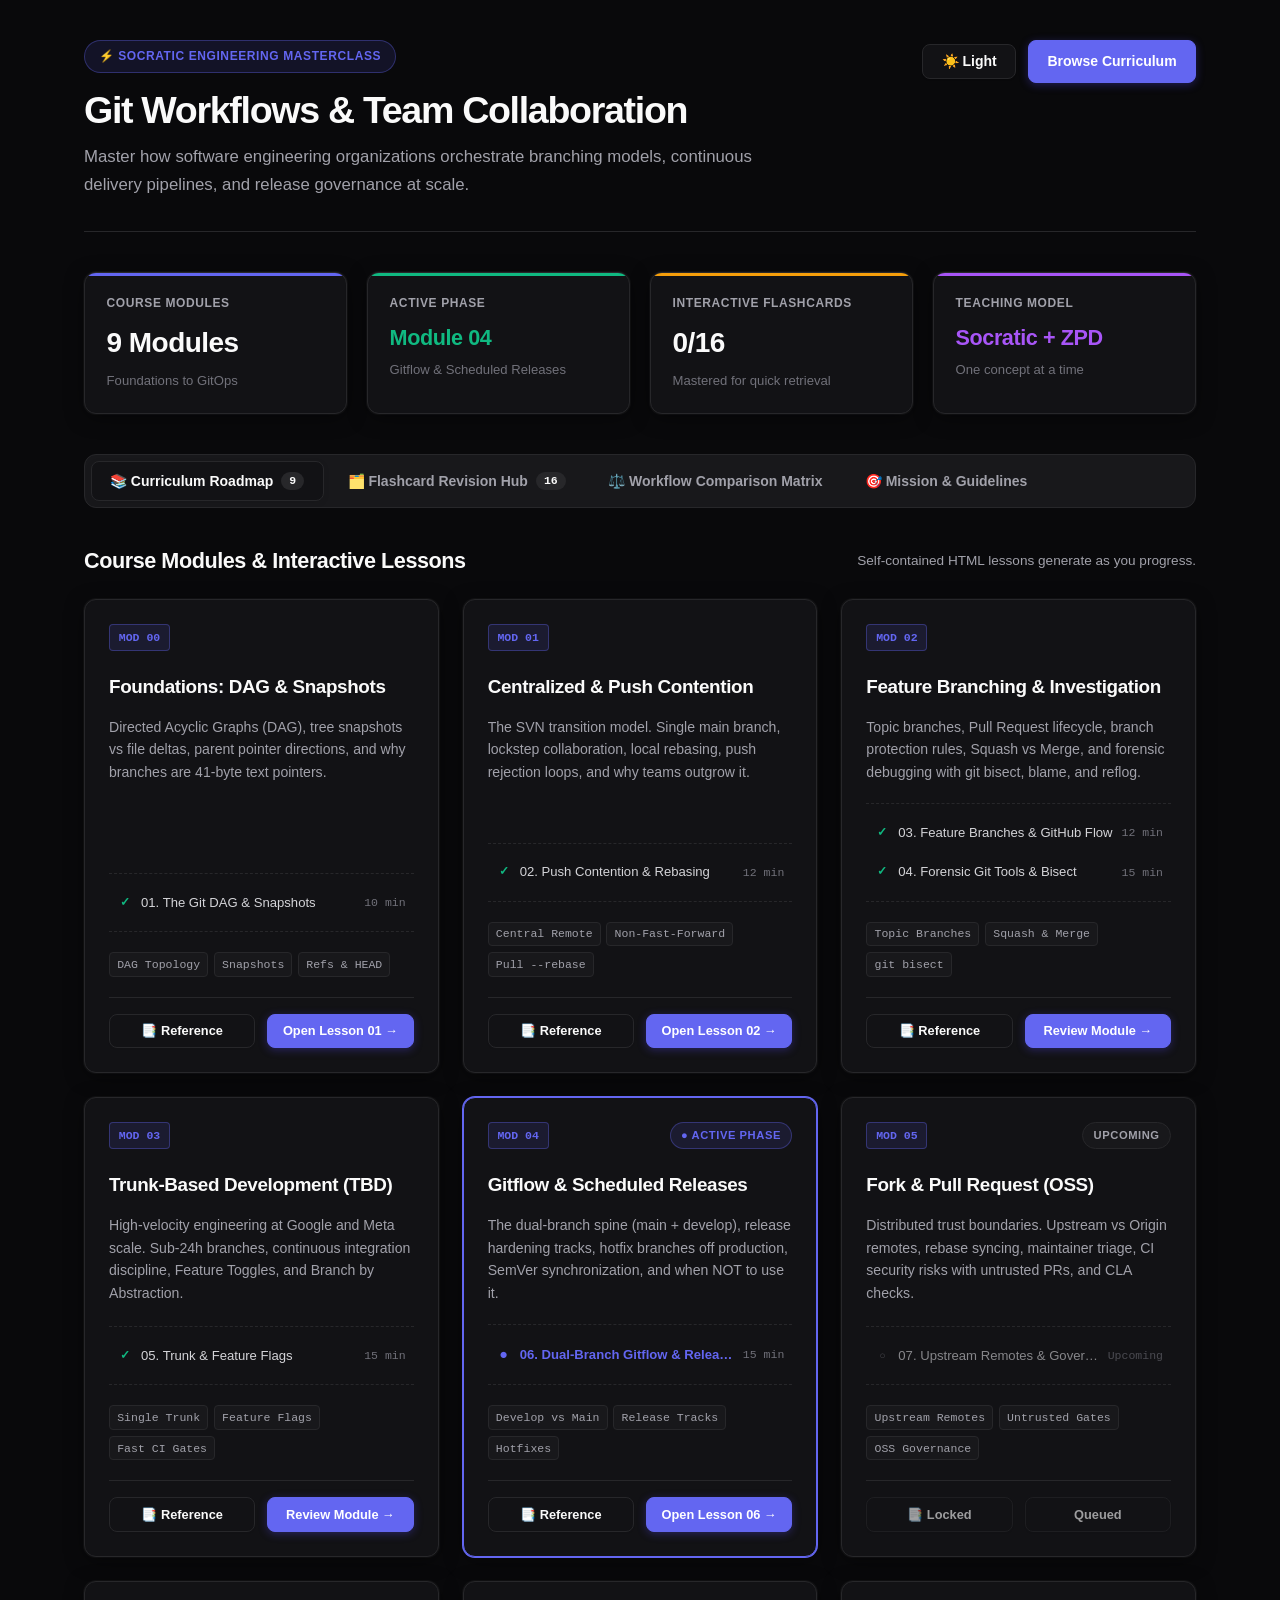
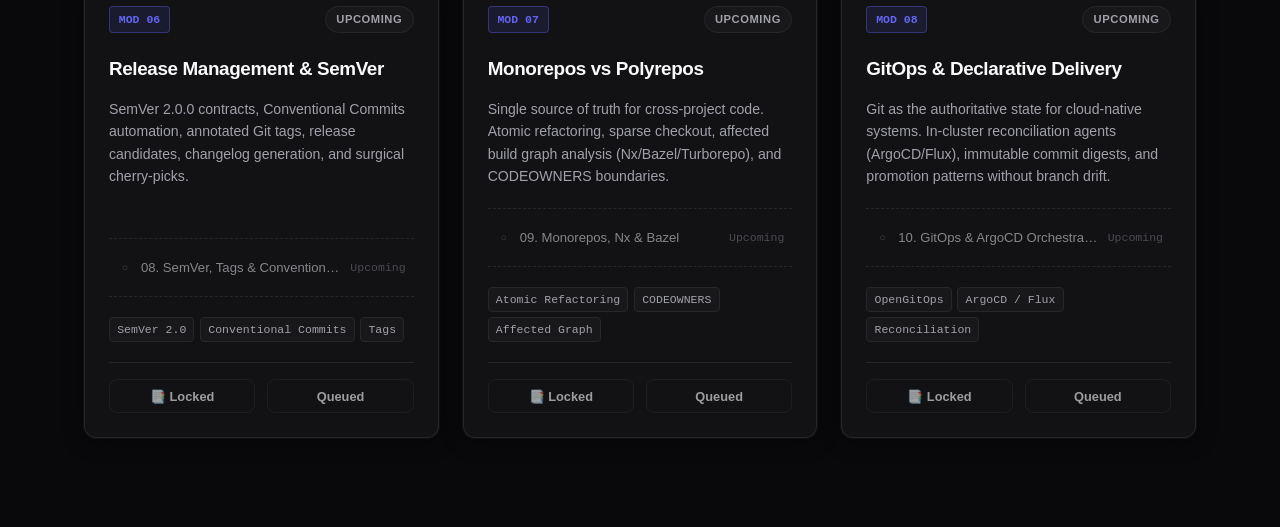
<file: index.html>
<!DOCTYPE html>
<html lang="en" data-theme="dark">
<head>
  <meta charset="UTF-8">
  <meta name="viewport" content="width=device-width, initial-scale=1.0">
  <title>Engineering Git Workflows — Interactive Course Dashboard</title>
  <link rel="stylesheet" href="assets/styles.css?v=2.2">
  <link rel="icon" href="data:image/svg+xml,<svg xmlns=%22http://www.w3.org/2000/svg%22 viewBox=%220 0 100 100%22><text y=%22.9em%22 font-size=%2290%22>🌿</text></svg>">
</head>
<body>
  <div class="container">
    <header class="hero">
      <div>
        <div class="hero-pill">⚡ Socratic Engineering Masterclass</div>
        <h1>Git Workflows & Team Collaboration</h1>
        <p>Master how software engineering organizations orchestrate branching models, continuous delivery pipelines, and release governance at scale.</p>
      </div>
      <div style="display: flex; gap: 0.75rem; align-items: center;">
        <button id="theme-toggle-btn" class="btn" onclick="toggleTheme()">☀️ Light</button>
        <a href="#curriculum" class="btn btn-primary" onclick="switchTab('tab-curriculum')">Browse Curriculum</a>
      </div>
    </header>

    <!-- Key Metrics Grid -->
    <div class="metrics-grid">
      <div class="metric-card primary">
        <div class="metric-label">Course Modules</div>
        <div class="metric-value">9 Modules</div>
        <div class="metric-sub">Foundations to GitOps</div>
      </div>
      <div class="metric-card success">
        <div class="metric-label">Active Phase</div>
        <div class="metric-value" style="font-size: 1.35rem; color: var(--accent-success);">Module 04</div>
        <div class="metric-sub">Gitflow & Scheduled Releases</div>
      </div>
      <div class="metric-card warning">
        <div class="metric-label">Interactive Flashcards</div>
        <div class="metric-value" id="stat-known-cards">0 / 16</div>
        <div class="metric-sub">Mastered for quick retrieval</div>
      </div>
      <div class="metric-card purple">
        <div class="metric-label">Teaching Model</div>
        <div class="metric-value" style="font-size: 1.35rem; color: var(--accent-purple);">Socratic + ZPD</div>
        <div class="metric-sub">One concept at a time</div>
      </div>
    </div>

    <!-- Navigation Tabs -->
    <div class="tabs-nav">
      <button class="tab-btn active" data-tab="tab-curriculum" onclick="switchTab('tab-curriculum')">
        📚 Curriculum Roadmap <span class="tab-badge">9</span>
      </button>
      <button class="tab-btn" data-tab="tab-flashcards" onclick="switchTab('tab-flashcards')">
        🗂️ Flashcard Revision Hub <span class="tab-badge">16</span>
      </button>
      <button class="tab-btn" data-tab="tab-matrix" onclick="switchTab('tab-matrix')">
        ⚖️ Workflow Comparison Matrix
      </button>
      <button class="tab-btn" data-tab="tab-mission" onclick="switchTab('tab-mission')">
        🎯 Mission & Guidelines
      </button>
    </div>

    <!-- Tab 1: Curriculum Roadmap -->
    <div id="tab-curriculum" class="tab-content">
      <div style="display: flex; justify-content: space-between; align-items: center; margin-bottom: 1.5rem;">
        <h2 style="font-size: 1.35rem;">Course Modules & Interactive Lessons</h2>
        <span style="font-size: 0.85rem; color: var(--text-muted);">Self-contained HTML lessons generate as you progress.</span>
      </div>

      <div class="module-grid">
        <!-- Module 00 -->
        <div class="module-card">
          <div class="module-top">
            <span class="module-num">MOD 00</span>
          </div>
          <h3 class="module-title">Foundations: DAG & Snapshots</h3>
          <p class="module-desc">Directed Acyclic Graphs (DAG), tree snapshots vs file deltas, parent pointer directions, and why branches are 41-byte text pointers.</p>
          
          <div class="module-syllabus">
            <a href="lessons/0001-the-git-dag-and-snapshots.html" class="syllabus-row">
              <div class="syllabus-left">
                <span class="syllabus-icon done">✓</span>
                <span class="syllabus-title">01. The Git DAG & Snapshots</span>
              </div>
              <span class="syllabus-time">10 min</span>
            </a>
          </div>

          <div class="module-tags">
            <span class="tag">DAG Topology</span>
            <span class="tag">Snapshots</span>
            <span class="tag">Refs & HEAD</span>
          </div>

          <div class="module-footer">
            <a href="reference/git-dag-and-object-model.html" class="btn btn-sm">📑 Reference</a>
            <a href="lessons/0001-the-git-dag-and-snapshots.html" class="btn btn-sm btn-primary">Open Lesson 01 →</a>
          </div>
        </div>

        <!-- Module 01 -->
        <div class="module-card">
          <div class="module-top">
            <span class="module-num">MOD 01</span>
          </div>
          <h3 class="module-title">Centralized & Push Contention</h3>
          <p class="module-desc">The SVN transition model. Single main branch, lockstep collaboration, local rebasing, push rejection loops, and why teams outgrow it.</p>
          
          <div class="module-syllabus">
            <a href="lessons/0002-centralized-workflow-and-push-rejections.html" class="syllabus-row">
              <div class="syllabus-left">
                <span class="syllabus-icon done">✓</span>
                <span class="syllabus-title">02. Push Contention & Rebasing</span>
              </div>
              <span class="syllabus-time">12 min</span>
            </a>
          </div>

          <div class="module-tags">
            <span class="tag">Central Remote</span>
            <span class="tag">Non-Fast-Forward</span>
            <span class="tag">Pull --rebase</span>
          </div>

          <div class="module-footer">
            <a href="reference/centralized-workflow-mechanics.html" class="btn btn-sm">📑 Reference</a>
            <a href="lessons/0002-centralized-workflow-and-push-rejections.html" class="btn btn-sm btn-primary">Open Lesson 02 →</a>
          </div>
        </div>

        <!-- Module 02 -->
        <div class="module-card">
          <div class="module-top">
            <span class="module-num">MOD 02</span>
          </div>
          <h3 class="module-title">Feature Branching & Investigation</h3>
          <p class="module-desc">Topic branches, Pull Request lifecycle, branch protection rules, Squash vs Merge, and forensic debugging with git bisect, blame, and reflog.</p>
          
          <div class="module-syllabus">
            <a href="lessons/0003-feature-branches-and-github-flow.html" class="syllabus-row">
              <div class="syllabus-left">
                <span class="syllabus-icon done">✓</span>
                <span class="syllabus-title">03. Feature Branches & GitHub Flow</span>
              </div>
              <span class="syllabus-time">12 min</span>
            </a>
            <a href="lessons/0004-git-investigation-tools-and-atomic-commits.html" class="syllabus-row">
              <div class="syllabus-left">
                <span class="syllabus-icon done">✓</span>
                <span class="syllabus-title">04. Forensic Git Tools & Bisect</span>
              </div>
              <span class="syllabus-time">15 min</span>
            </a>
          </div>

          <div class="module-tags">
            <span class="tag">Topic Branches</span>
            <span class="tag">Squash & Merge</span>
            <span class="tag">git bisect</span>
          </div>

          <div class="module-footer">
            <a href="reference/feature-branching-and-github-flow.html" class="btn btn-sm">📑 Reference</a>
            <a href="lessons/0004-git-investigation-tools-and-atomic-commits.html" class="btn btn-sm btn-primary">Review Module →</a>
          </div>
        </div>

        <!-- Module 03 -->
        <div class="module-card">
          <div class="module-top">
            <span class="module-num">MOD 03</span>
          </div>
          <h3 class="module-title">Trunk-Based Development (TBD)</h3>
          <p class="module-desc">High-velocity engineering at Google and Meta scale. Sub-24h branches, continuous integration discipline, Feature Toggles, and Branch by Abstraction.</p>
          
          <div class="module-syllabus">
            <a href="lessons/0005-trunk-based-development-and-feature-flags.html" class="syllabus-row">
              <div class="syllabus-left">
                <span class="syllabus-icon done">✓</span>
                <span class="syllabus-title">05. Trunk & Feature Flags</span>
              </div>
              <span class="syllabus-time">15 min</span>
            </a>
          </div>

          <div class="module-tags">
            <span class="tag">Single Trunk</span>
            <span class="tag">Feature Flags</span>
            <span class="tag">Fast CI Gates</span>
          </div>

          <div class="module-footer">
            <a href="reference/trunk-based-development.html" class="btn btn-sm">📑 Reference</a>
            <a href="lessons/0005-trunk-based-development-and-feature-flags.html" class="btn btn-sm btn-primary">Review Module →</a>
          </div>
        </div>

        <!-- Module 04 -->
        <div class="module-card is-active">
          <div class="module-top">
            <span class="module-num">MOD 04</span>
            <span class="status-badge active">● Active Phase</span>
          </div>
          <h3 class="module-title">Gitflow & Scheduled Releases</h3>
          <p class="module-desc">The dual-branch spine (main + develop), release hardening tracks, hotfix branches off production, SemVer synchronization, and when NOT to use it.</p>
          
          <div class="module-syllabus">
            <a href="lessons/0006-gitflow-and-scheduled-releases.html" class="syllabus-row active">
              <div class="syllabus-left">
                <span class="syllabus-icon current">●</span>
                <span class="syllabus-title">06. Dual-Branch Gitflow & Releases</span>
              </div>
              <span class="syllabus-time">15 min</span>
            </a>
          </div>

          <div class="module-tags">
            <span class="tag">Develop vs Main</span>
            <span class="tag">Release Tracks</span>
            <span class="tag">Hotfixes</span>
          </div>

          <div class="module-footer">
            <a href="reference/gitflow-architecture-and-tradeoffs.html" class="btn btn-sm">📑 Reference</a>
            <a href="lessons/0006-gitflow-and-scheduled-releases.html" class="btn btn-sm btn-primary">Open Lesson 06 →</a>
          </div>
        </div>

        <!-- Module 05 -->
        <div class="module-card">
          <div class="module-top">
            <span class="module-num">MOD 05</span>
            <span class="status-badge upcoming">Upcoming</span>
          </div>
          <h3 class="module-title">Fork & Pull Request (OSS)</h3>
          <p class="module-desc">Distributed trust boundaries. Upstream vs Origin remotes, rebase syncing, maintainer triage, CI security risks with untrusted PRs, and CLA checks.</p>
          
          <div class="module-syllabus">
            <div class="syllabus-row" style="opacity: 0.6; cursor: default;">
              <div class="syllabus-left">
                <span class="syllabus-icon locked">○</span>
                <span class="syllabus-title">07. Upstream Remotes & Governance</span>
              </div>
              <span class="syllabus-time">Upcoming</span>
            </div>
          </div>

          <div class="module-tags">
            <span class="tag">Upstream Remotes</span>
            <span class="tag">Untrusted Gates</span>
            <span class="tag">OSS Governance</span>
          </div>

          <div class="module-footer">
            <span class="btn btn-sm" style="opacity: 0.6; cursor: not-allowed;">📑 Locked</span>
            <span class="btn btn-sm" style="opacity: 0.6; cursor: not-allowed;">Queued</span>
          </div>
        </div>

        <!-- Module 06 -->
        <div class="module-card">
          <div class="module-top">
            <span class="module-num">MOD 06</span>
            <span class="status-badge upcoming">Upcoming</span>
          </div>
          <h3 class="module-title">Release Management & SemVer</h3>
          <p class="module-desc">SemVer 2.0.0 contracts, Conventional Commits automation, annotated Git tags, release candidates, changelog generation, and surgical cherry-picks.</p>
          
          <div class="module-syllabus">
            <div class="syllabus-row" style="opacity: 0.6; cursor: default;">
              <div class="syllabus-left">
                <span class="syllabus-icon locked">○</span>
                <span class="syllabus-title">08. SemVer, Tags & Conventional Commits</span>
              </div>
              <span class="syllabus-time">Upcoming</span>
            </div>
          </div>

          <div class="module-tags">
            <span class="tag">SemVer 2.0</span>
            <span class="tag">Conventional Commits</span>
            <span class="tag">Tags</span>
          </div>

          <div class="module-footer">
            <span class="btn btn-sm" style="opacity: 0.6; cursor: not-allowed;">📑 Locked</span>
            <span class="btn btn-sm" style="opacity: 0.6; cursor: not-allowed;">Queued</span>
          </div>
        </div>

        <!-- Module 07 -->
        <div class="module-card">
          <div class="module-top">
            <span class="module-num">MOD 07</span>
            <span class="status-badge upcoming">Upcoming</span>
          </div>
          <h3 class="module-title">Monorepos vs Polyrepos</h3>
          <p class="module-desc">Single source of truth for cross-project code. Atomic refactoring, sparse checkout, affected build graph analysis (Nx/Bazel/Turborepo), and CODEOWNERS boundaries.</p>
          
          <div class="module-syllabus">
            <div class="syllabus-row" style="opacity: 0.6; cursor: default;">
              <div class="syllabus-left">
                <span class="syllabus-icon locked">○</span>
                <span class="syllabus-title">09. Monorepos, Nx & Bazel</span>
              </div>
              <span class="syllabus-time">Upcoming</span>
            </div>
          </div>

          <div class="module-tags">
            <span class="tag">Atomic Refactoring</span>
            <span class="tag">CODEOWNERS</span>
            <span class="tag">Affected Graph</span>
          </div>

          <div class="module-footer">
            <span class="btn btn-sm" style="opacity: 0.6; cursor: not-allowed;">📑 Locked</span>
            <span class="btn btn-sm" style="opacity: 0.6; cursor: not-allowed;">Queued</span>
          </div>
        </div>

        <!-- Module 08 -->
        <div class="module-card">
          <div class="module-top">
            <span class="module-num">MOD 08</span>
            <span class="status-badge upcoming">Upcoming</span>
          </div>
          <h3 class="module-title">GitOps & Declarative Delivery</h3>
          <p class="module-desc">Git as the authoritative state for cloud-native systems. In-cluster reconciliation agents (ArgoCD/Flux), immutable commit digests, and promotion patterns without branch drift.</p>
          
          <div class="module-syllabus">
            <div class="syllabus-row" style="opacity: 0.6; cursor: default;">
              <div class="syllabus-left">
                <span class="syllabus-icon locked">○</span>
                <span class="syllabus-title">10. GitOps & ArgoCD Orchestration</span>
              </div>
              <span class="syllabus-time">Upcoming</span>
            </div>
          </div>

          <div class="module-tags">
            <span class="tag">OpenGitOps</span>
            <span class="tag">ArgoCD / Flux</span>
            <span class="tag">Reconciliation</span>
          </div>

          <div class="module-footer">
            <span class="btn btn-sm" style="opacity: 0.6; cursor: not-allowed;">📑 Locked</span>
            <span class="btn btn-sm" style="opacity: 0.6; cursor: not-allowed;">Queued</span>
          </div>
        </div>
      </div>
    </div>

    <!-- Tab 2: Flashcards Revision Hub -->
    <div id="tab-flashcards" class="tab-content" style="display: none;">
      <div style="display: flex; justify-content: space-between; align-items: center; margin-bottom: 1.5rem;">
        <h2 style="font-size: 1.35rem;">🗂️ Interactive Flashcard Revision Deck</h2>
        <span style="font-size: 0.85rem; color: var(--text-muted);">Press <kbd style="background: var(--bg-surface-elevated); padding: 2px 6px; border-radius: 4px; border: 1px solid var(--border-subtle);">Space</kbd> to flip, <kbd style="background: var(--bg-surface-elevated); padding: 2px 6px; border-radius: 4px; border: 1px solid var(--border-subtle);">→</kbd> next, <kbd style="background: var(--bg-surface-elevated); padding: 2px 6px; border-radius: 4px; border: 1px solid var(--border-subtle);">←</kbd> previous</span>
      </div>

      <div class="flashcards-container">
        <!-- Filter Bar -->
        <div class="flashcard-filter-bar">
          <button class="filter-btn active" data-filter="all" onclick="filterFlashcards('all', this)">All Concepts</button>
          <button class="filter-btn" data-filter="branching-models" onclick="filterFlashcards('branching-models', this)">Branching Models</button>
          <button class="filter-btn" data-filter="ci-cd-releases" onclick="filterFlashcards('ci-cd-releases', this)">Release & CI/CD</button>
          <button class="filter-btn" data-filter="gitops-monorepo" onclick="filterFlashcards('gitops-monorepo', this)">Monorepo & GitOps</button>
          <button class="filter-btn" data-filter="governance-hygiene" onclick="filterFlashcards('governance-hygiene', this)">Governance & Hygiene</button>
          <button class="filter-btn" data-filter="known" onclick="filterFlashcards('known', this)">Mastered Cards</button>
        </div>

        <!-- 3D Card -->
        <div class="flashcard-wrapper">
          <div id="flashcard-card" class="flashcard-card" onclick="flipFlashcard()">
            <!-- Front Face -->
            <div class="flashcard-face card-front">
              <div class="card-header-line">
                <span id="card-cat-front" class="card-category">Branching Models • Trunk-Based Dev</span>
                <span class="card-hint">Click card or press Space to reveal answer</span>
              </div>
              <div class="card-body-content">
                <div id="card-question-text" class="card-question">
                  What is the core operational principle of Trunk-Based Development (TBD)?
                </div>
              </div>
              <div class="card-footer-line">
                <span>🔄 Click to flip</span>
                <span id="card-counter-display" style="font-family: var(--font-mono); font-weight: 700;">1 of 16</span>
              </div>
            </div>

            <!-- Back Face -->
            <div class="flashcard-face card-back">
              <div class="card-header-line">
                <span id="card-cat-back" class="card-category">Branching Models • Trunk-Based Dev</span>
                <span class="card-hint" style="color: var(--accent-success); font-weight: 600;">Answer Breakdown</span>
              </div>
              <div class="card-body-content">
                <div class="card-answer-heading">✓ Core Definition</div>
                <div id="card-answer-text" class="card-answer">
                  All engineers merge small, frequent commits directly into a single shared branch ('trunk' or 'main') at least once a day, avoiding long-lived feature branches.
                </div>
                <div class="card-key-insight">
                  <strong>Architectural Key Insight:</strong>
                  <span id="card-insight-text">Merge conflicts grow super-linearly with branch lifespan. TBD eliminates merge debt by forcing continuous daily integration.</span>
                </div>
              </div>
              <div class="card-footer-line">
                <span>🔄 Click to flip back</span>
                <span>Spaced Repetition Active</span>
              </div>
            </div>
          </div>
        </div>

        <!-- Nav Controls -->
        <div class="flashcard-nav-controls">
          <div style="display: flex; gap: 0.5rem;">
            <button class="btn" onclick="prevFlashcard()">← Previous</button>
            <button class="btn" onclick="nextFlashcard()">Next →</button>
          </div>
          <button id="card-mark-known-btn" class="btn" onclick="toggleCardKnown()">Mark Known</button>
          <button class="btn" onclick="shuffleFlashcards()">🔀 Shuffle</button>
        </div>
      </div>
    </div>

    <!-- Tab 3: Workflow Comparison Matrix -->
    <div id="tab-matrix" class="tab-content" style="display: none;">
      <h2 style="font-size: 1.35rem; margin-bottom: 1.5rem;">Architectural Trade-Off & Comparison Matrix</h2>

      <div class="table-responsive">
        <table class="matrix-table">
          <thead>
            <tr>
              <th>Workflow Strategy</th>
              <th>Release Cadence</th>
              <th>Merge Lifespan</th>
              <th>CI/CD Requirement</th>
              <th>Rollback / Recovery</th>
              <th>Ideal Team & Context</th>
            </tr>
          </thead>
          <tbody>
            <tr>
              <td style="font-weight: 700;">● Centralized</td>
              <td>Ad-hoc / Manual</td>
              <td>0 (Direct commit or rebase)</td>
              <td>Minimal (often optional)</td>
              <td>High friction (reverts on main)</td>
              <td>1-2 developers, solo projects, SVN transition</td>
            </tr>
            <tr>
              <td style="font-weight: 700; color: var(--accent-cyan);">● GitHub Flow</td>
              <td>Continuous (Daily / Multiple per day)</td>
              <td>Hours to a few days</td>
              <td>Strict automated tests & deployment gates</td>
              <td>Fast (revert PR or redeploy prior commit)</td>
              <td>Web applications, SaaS, microservices, startups</td>
            </tr>
            <tr>
              <td style="font-weight: 700; color: var(--accent-success);">● Trunk-Based Dev</td>
              <td>Continuous / On-demand</td>
              <td>Sub-24 hours (< 1 day)</td>
              <td>Essential (ultra-fast CI, Feature Flags)</td>
              <td>Instant via Feature Flag toggle (zero redeploy)</td>
              <td>High-velocity engineering (Google, Meta), mature CI</td>
            </tr>
            <tr>
              <td style="font-weight: 700; color: var(--accent-warning);">● Gitflow</td>
              <td>Scheduled / Batched (bi-weekly, monthly)</td>
              <td>Days to weeks (feature & release branches)</td>
              <td>Standard automated builds</td>
              <td>Medium (dedicated hotfix branches to main & develop)</td>
              <td>Boxed enterprise software, multi-version maintenance, mobile apps</td>
            </tr>
            <tr>
              <td style="font-weight: 700; color: var(--accent-purple);">● Fork & Pull-Request</td>
              <td>Release-driven or continuous</td>
              <td>Varies by contributor</td>
              <td>Strict automated sandboxed CI for PRs</td>
              <td>Maintainer-driven revert</td>
              <td>Open Source, untrusted multi-party contributors, contractors</td>
            </tr>
            <tr>
              <td style="font-weight: 700; color: var(--accent-danger);">● GitOps</td>
              <td>Continuous automated sync</td>
              <td>Driven by trunk merges or image tags</td>
              <td>Kubernetes / declarative engine + ArgoCD/Flux</td>
              <td>Instant git revert triggers automated downward reconciliation</td>
              <td>Cloud-native infrastructure, Kubernetes clusters, zero-drift platforms</td>
            </tr>
          </tbody>
        </table>
      </div>
    </div>

    <!-- Tab 4: Mission & Learning Records -->
    <div id="tab-mission" class="tab-content" style="display: none;">
      <div class="exercise-box">
        <h3 style="color: var(--accent-primary);">Why We Are Here</h3>
        <p>To elevate your Git fluency from basic command memory (add, commit, push) to high-level architectural decision-making. You will learn to evaluate how team topology, deployment constraints, release frequency, and code ownership determine the right workflow.</p>
        
        <h4 style="margin: 1.5rem 0 0.5rem; color: var(--text-heading);">Teaching Contract:</h4>
        <ul style="padding-left: 1.5rem; line-height: 1.8;">
          <li><strong>One concept at a time:</strong> No knowledge dumps. Each step builds on verified understanding.</li>
          <li><strong>Active Socratic engagement:</strong> You will be asked to analyze scenarios, predict merge behaviors, and resolve dilemmas.</li>
          <li><strong>Progressive artifact generation:</strong> Lessons, reference cheat sheets, and learning records are persisted directly in this workspace.</li>
        </ul>
      </div>
    </div>

  </div>

  <script src="assets/app.js?v=2.2"></script>
</body>
</html>
</file>
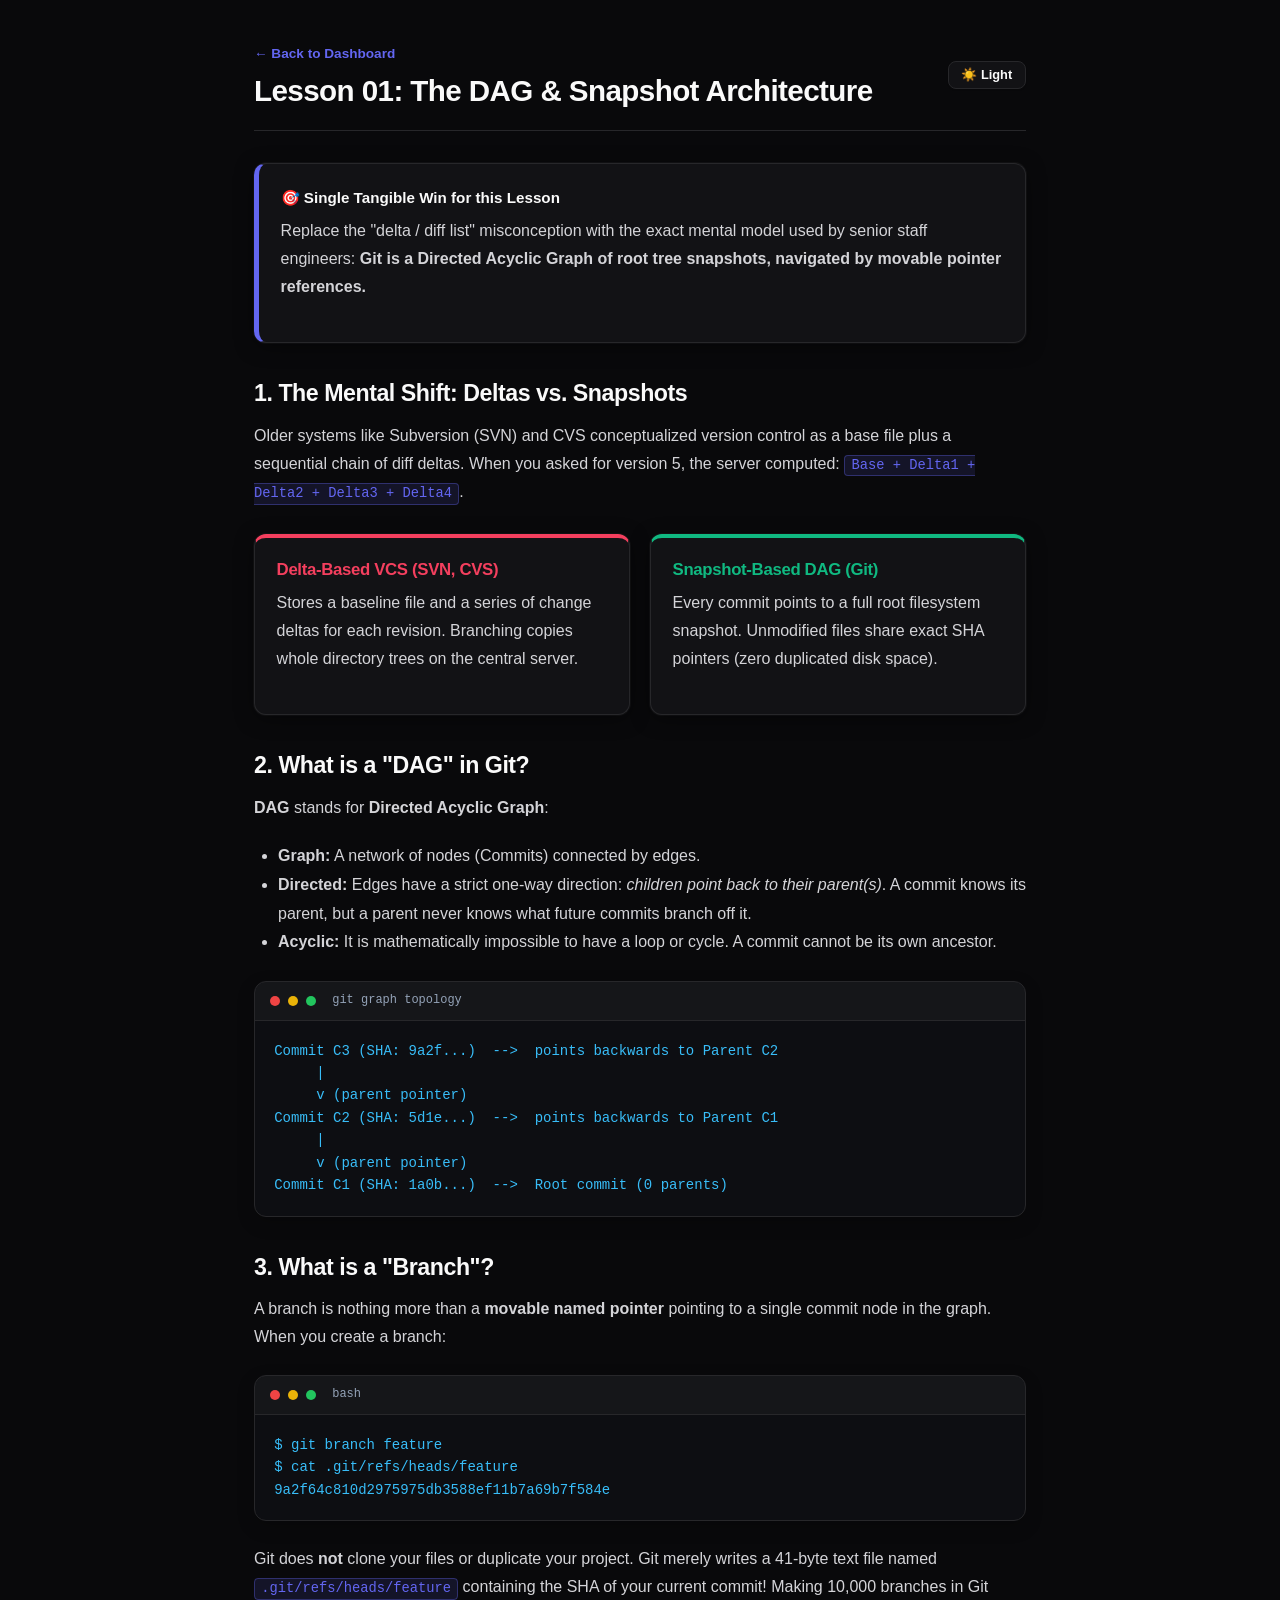
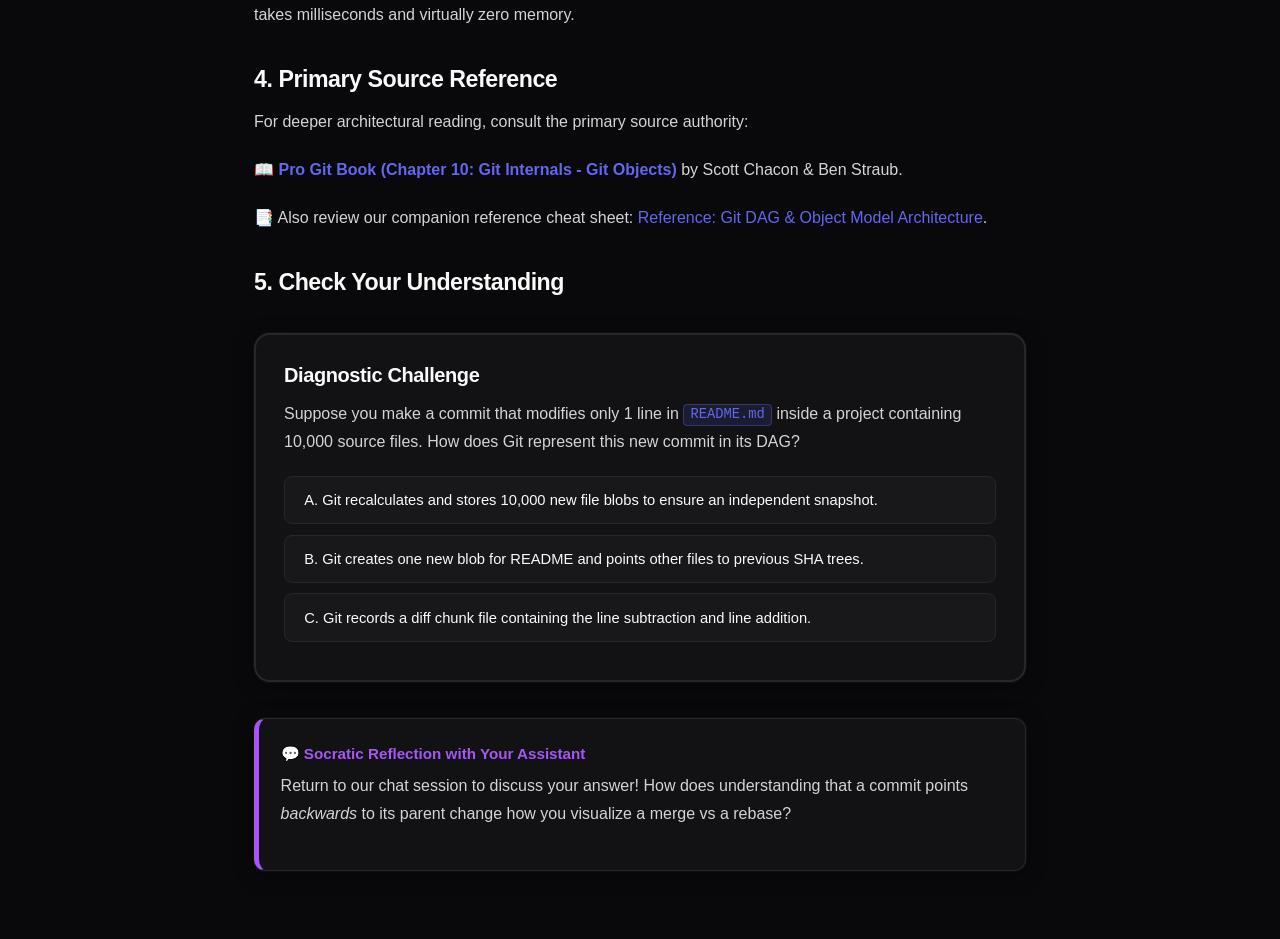
<file: lessons/0001-the-git-dag-and-snapshots.html>
<!DOCTYPE html>
<html lang="en" data-theme="dark">
<head>
  <meta charset="UTF-8">
  <meta name="viewport" content="width=device-width, initial-scale=1.0">
  <title>Lesson 01: The True Mental Model — Git's DAG & Snapshots</title>
  <link rel="stylesheet" href="../assets/styles.css?v=2.0">
  <link rel="icon" href="data:image/svg+xml,<svg xmlns=%22http://www.w3.org/2000/svg%22 viewBox=%220 0 100 100%22><text y=%22.9em%22 font-size=%2290%22>🌿</text></svg>">
</head>
<body>
  <div class="container lesson-container">
    <div class="lesson-meta-bar">
      <div>
        <a href="../dashboard.html" style="font-size: 0.85rem; font-weight: 600;">← Back to Dashboard</a>
        <h1 style="font-size: 1.85rem; margin-top: 0.4rem;">Lesson 01: The DAG & Snapshot Architecture</h1>
      </div>
      <button class="btn btn-sm" onclick="toggleTheme()" id="theme-toggle-btn">☀️ Light</button>
    </div>

    <div class="lesson-content">
      <div class="callout">
        <div class="callout-title">🎯 Single Tangible Win for this Lesson</div>
        <p>Replace the "delta / diff list" misconception with the exact mental model used by senior staff engineers: <strong>Git is a Directed Acyclic Graph of root tree snapshots, navigated by movable pointer references.</strong></p>
      </div>

      <h2>1. The Mental Shift: Deltas vs. Snapshots</h2>
      <p>Older systems like Subversion (SVN) and CVS conceptualized version control as a base file plus a sequential chain of diff deltas. When you asked for version 5, the server computed: <code>Base + Delta1 + Delta2 + Delta3 + Delta4</code>.</p>

      <div class="concept-compare">
        <div class="compare-card con">
          <h4 style="color: var(--accent-danger);">Delta-Based VCS (SVN, CVS)</h4>
          <p>Stores a baseline file and a series of change deltas for each revision. Branching copies whole directory trees on the central server.</p>
        </div>
        <div class="compare-card pro">
          <h4 style="color: var(--accent-success);">Snapshot-Based DAG (Git)</h4>
          <p>Every commit points to a full root filesystem snapshot. Unmodified files share exact SHA pointers (zero duplicated disk space).</p>
        </div>
      </div>

      <h2>2. What is a "DAG" in Git?</h2>
      <p><strong>DAG</strong> stands for <strong>Directed Acyclic Graph</strong>:</p>
      <ul>
        <li><strong>Graph:</strong> A network of nodes (Commits) connected by edges.</li>
        <li><strong>Directed:</strong> Edges have a strict one-way direction: <em>children point back to their parent(s)</em>. A commit knows its parent, but a parent never knows what future commits branch off it.</li>
        <li><strong>Acyclic:</strong> It is mathematically impossible to have a loop or cycle. A commit cannot be its own ancestor.</li>
      </ul>

      <div class="terminal-block">
        <div class="terminal-header">
          <span class="terminal-dot red"></span>
          <span class="terminal-dot yellow"></span>
          <span class="terminal-dot green"></span>
          <span class="terminal-title">git graph topology</span>
        </div>
        <div class="terminal-body">Commit C3 (SHA: 9a2f...)  -->  points backwards to Parent C2
     |
     v (parent pointer)
Commit C2 (SHA: 5d1e...)  -->  points backwards to Parent C1
     |
     v (parent pointer)
Commit C1 (SHA: 1a0b...)  -->  Root commit (0 parents)</div>
      </div>

      <h2>3. What is a "Branch"?</h2>
      <p>A branch is nothing more than a <strong>movable named pointer</strong> pointing to a single commit node in the graph. When you create a branch:</p>
      
      <div class="terminal-block">
        <div class="terminal-header">
          <span class="terminal-dot red"></span>
          <span class="terminal-dot yellow"></span>
          <span class="terminal-dot green"></span>
          <span class="terminal-title">bash</span>
        </div>
        <div class="terminal-body">$ git branch feature
$ cat .git/refs/heads/feature
9a2f64c810d2975975db3588ef11b7a69b7f584e</div>
      </div>

      <p>Git does <strong>not</strong> clone your files or duplicate your project. Git merely writes a 41-byte text file named <code>.git/refs/heads/feature</code> containing the SHA of your current commit! Making 10,000 branches in Git takes milliseconds and virtually zero memory.</p>

      <h2>4. Primary Source Reference</h2>
      <p>For deeper architectural reading, consult the primary source authority:</p>
      <p>📖 <a href="https://git-scm.com/book/en/v2/Git-Internals-Git-Objects" target="_blank" style="font-weight: 600;">Pro Git Book (Chapter 10: Git Internals - Git Objects)</a> by Scott Chacon & Ben Straub.</p>
      <p>📑 Also review our companion reference cheat sheet: <a href="../reference/git-dag-and-object-model.html">Reference: Git DAG & Object Model Architecture</a>.</p>

      <h2>5. Check Your Understanding</h2>
      <div class="exercise-box">
        <h3>Diagnostic Challenge</h3>
        <p>Suppose you make a commit that modifies only 1 line in <code>README.md</code> inside a project containing 10,000 source files. How does Git represent this new commit in its DAG?</p>

        <button class="quiz-option" data-correct="false" onclick="handleQuizAnswer(this, false, 'quiz-expl-01', '', 'Git never duplicates unchanged files. It reuses existing tree/blob pointers.')">
          A. Git recalculates and stores 10,000 new file blobs to ensure an independent snapshot.
        </button>
        <button class="quiz-option" data-correct="true" onclick="handleQuizAnswer(this, true, 'quiz-expl-01', 'Git creates a full tree snapshot, but because 9,999 files were identical, their SHA hash did not change. Git simply reuses the existing tree/blob pointers. It is both a complete snapshot AND mathematically efficient.', '')">
          B. Git creates one new blob for README and points other files to previous SHA trees.
        </button>
        <button class="quiz-option" data-correct="false" onclick="handleQuizAnswer(this, false, 'quiz-expl-01', '', 'Git is not a diff-delta engine. It stores full tree snapshot pointers via content hashing.')">
          C. Git records a diff chunk file containing the line subtraction and line addition.
        </button>

        <div id="quiz-expl-01" style="display: none;"></div>
      </div>

      <div class="callout callout-reflection">
        <div class="callout-title">💬 Socratic Reflection with Your Assistant</div>
        <p>Return to our chat session to discuss your answer! How does understanding that a commit points <em>backwards</em> to its parent change how you visualize a merge vs a rebase?</p>
      </div>
    </div>
  </div>

  <script src="../assets/app.js?v=2.0"></script>
</body>
</html>
</file>
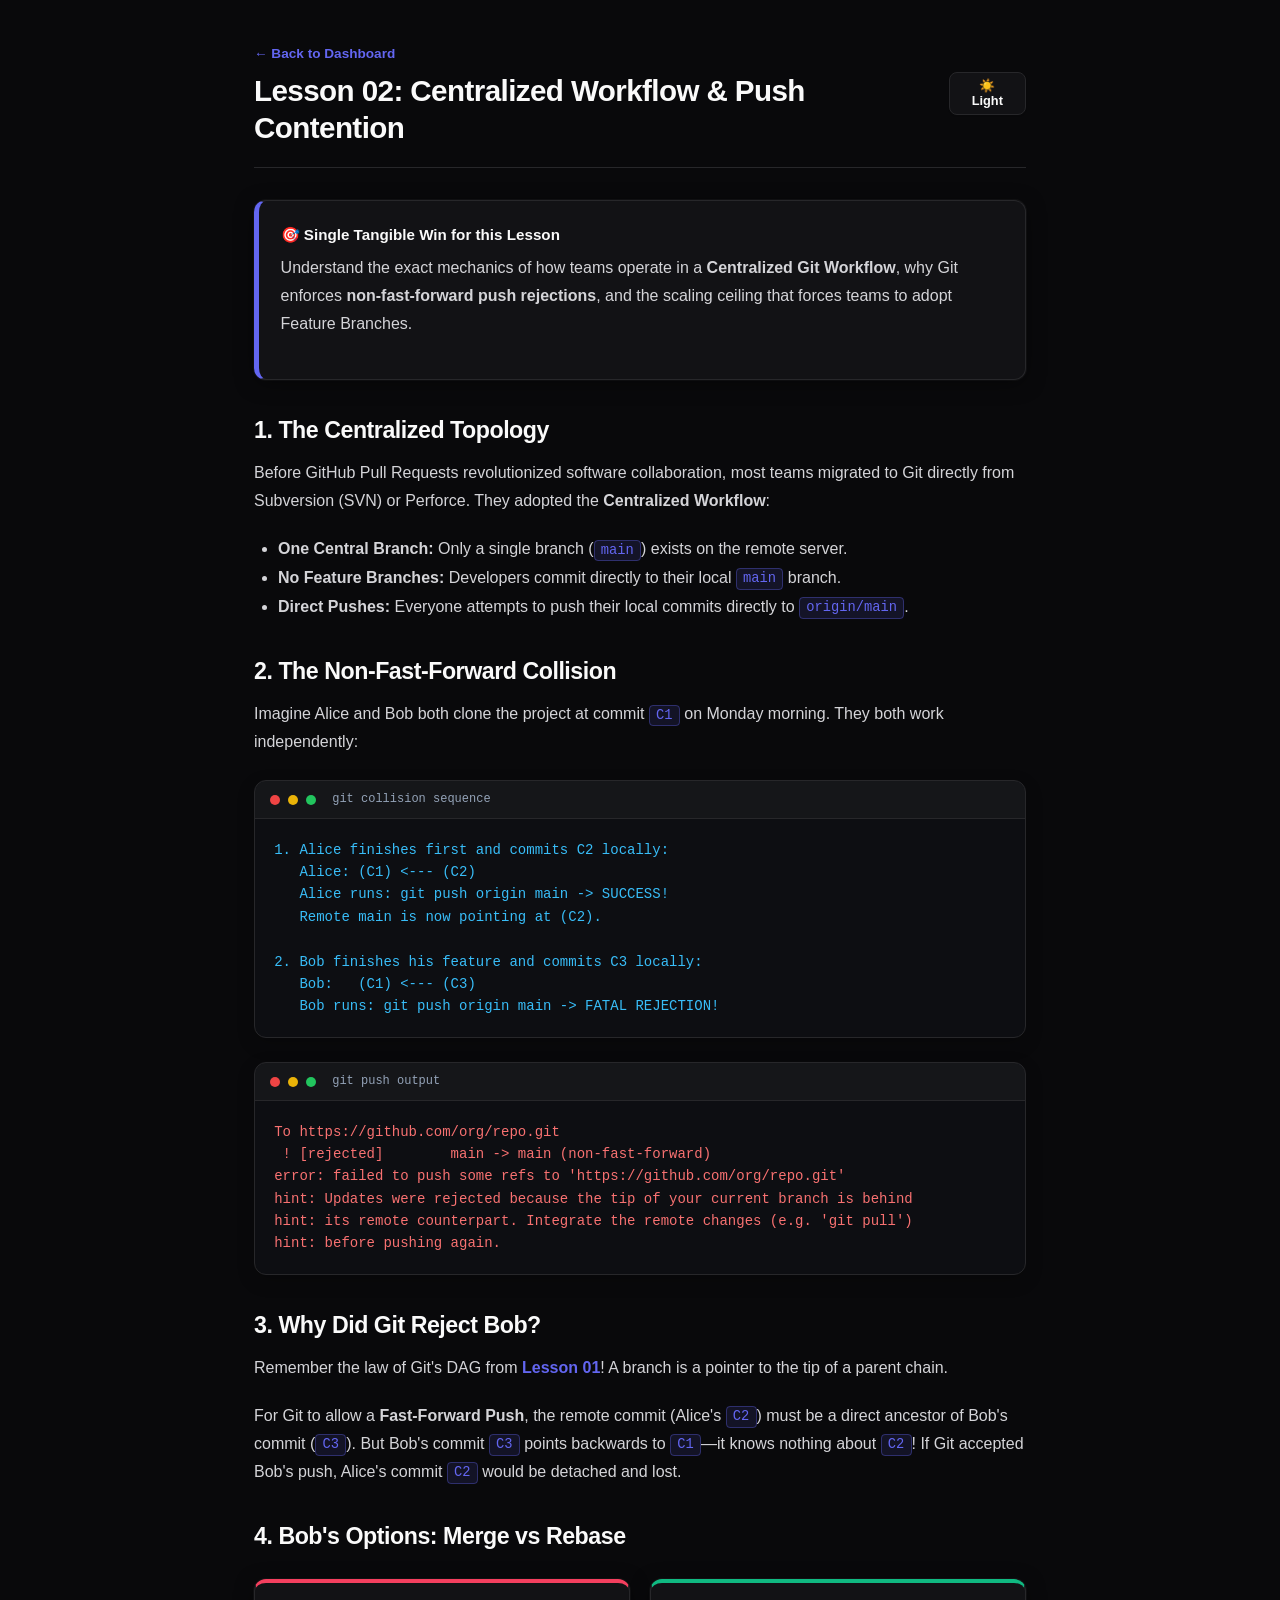
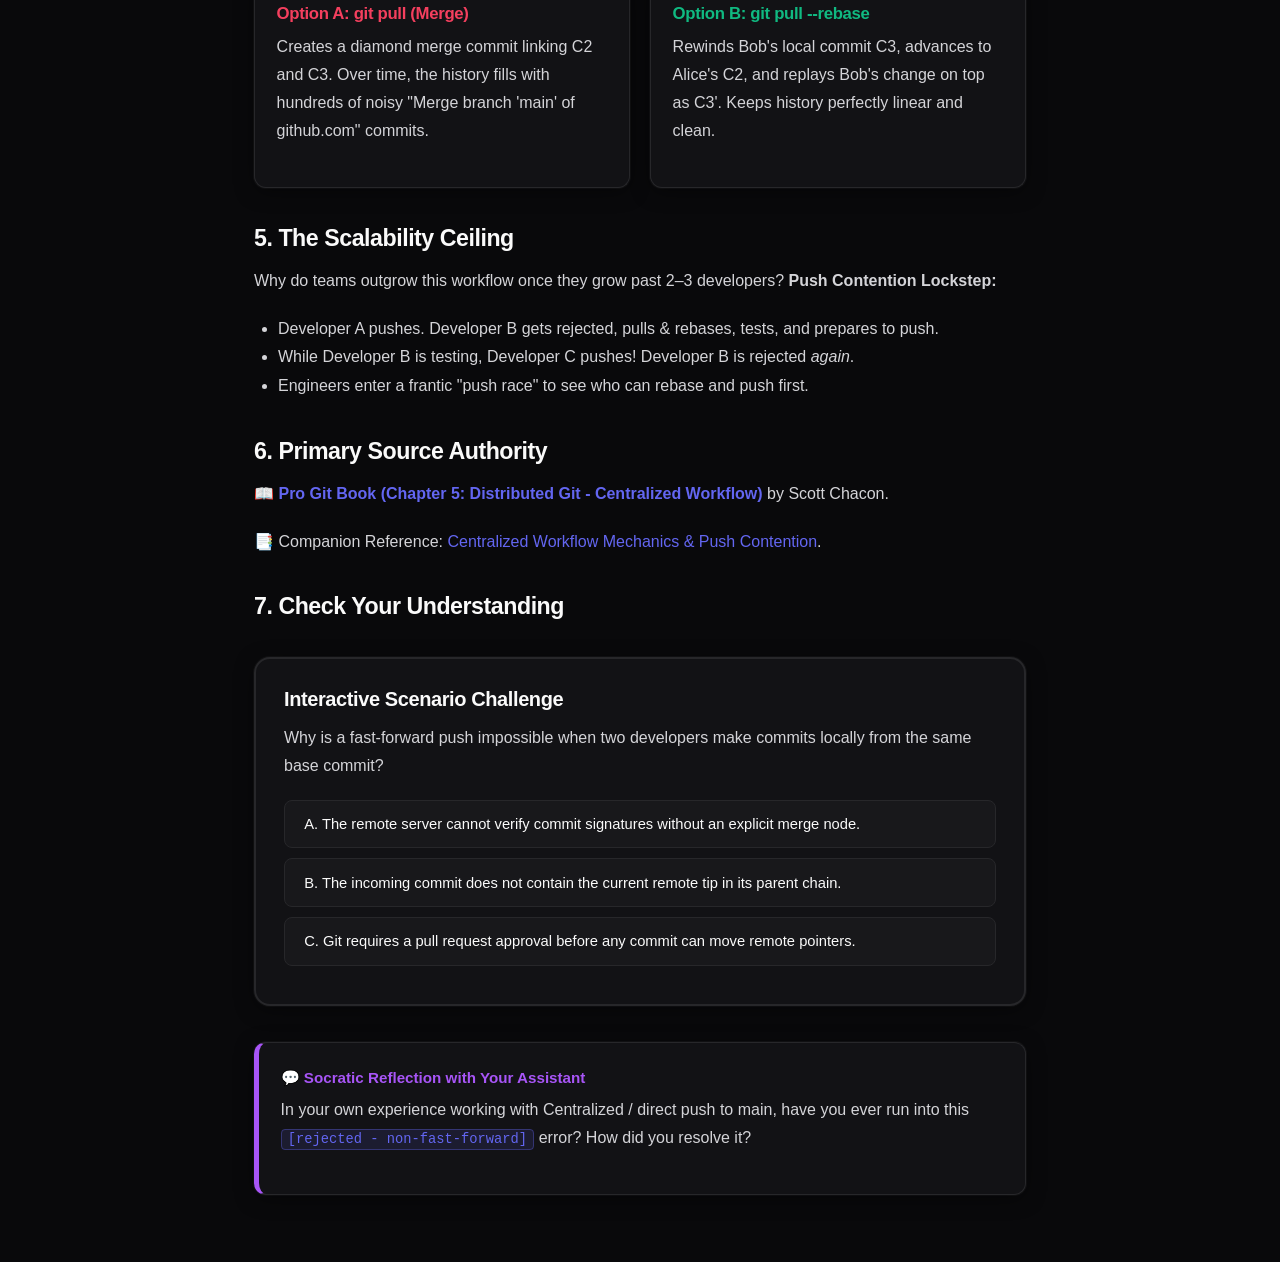
<file: lessons/0002-centralized-workflow-and-push-rejections.html>
<!DOCTYPE html>
<html lang="en" data-theme="dark">
<head>
  <meta charset="UTF-8">
  <meta name="viewport" content="width=device-width, initial-scale=1.0">
  <title>Lesson 02: The Centralized Workflow & Push Contention</title>
  <link rel="stylesheet" href="../assets/styles.css?v=2.0">
  <link rel="icon" href="data:image/svg+xml,<svg xmlns=%22http://www.w3.org/2000/svg%22 viewBox=%220 0 100 100%22><text y=%22.9em%22 font-size=%2290%22>🌿</text></svg>">
</head>
<body>
  <div class="container lesson-container">
    <div class="lesson-meta-bar">
      <div>
        <a href="../dashboard.html" style="font-size: 0.85rem; font-weight: 600;">← Back to Dashboard</a>
        <h1 style="font-size: 1.85rem; margin-top: 0.4rem;">Lesson 02: Centralized Workflow & Push Contention</h1>
      </div>
      <button class="btn btn-sm" onclick="toggleTheme()" id="theme-toggle-btn">☀️ Light</button>
    </div>

    <div class="lesson-content">
      <div class="callout">
        <div class="callout-title">🎯 Single Tangible Win for this Lesson</div>
        <p>Understand the exact mechanics of how teams operate in a <strong>Centralized Git Workflow</strong>, why Git enforces <strong>non-fast-forward push rejections</strong>, and the scaling ceiling that forces teams to adopt Feature Branches.</p>
      </div>

      <h2>1. The Centralized Topology</h2>
      <p>Before GitHub Pull Requests revolutionized software collaboration, most teams migrated to Git directly from Subversion (SVN) or Perforce. They adopted the <strong>Centralized Workflow</strong>:</p>
      <ul>
        <li><strong>One Central Branch:</strong> Only a single branch (<code>main</code>) exists on the remote server.</li>
        <li><strong>No Feature Branches:</strong> Developers commit directly to their local <code>main</code> branch.</li>
        <li><strong>Direct Pushes:</strong> Everyone attempts to push their local commits directly to <code>origin/main</code>.</li>
      </ul>

      <h2>2. The Non-Fast-Forward Collision</h2>
      <p>Imagine Alice and Bob both clone the project at commit <code>C1</code> on Monday morning. They both work independently:</p>
      
      <div class="terminal-block">
        <div class="terminal-header">
          <span class="terminal-dot red"></span>
          <span class="terminal-dot yellow"></span>
          <span class="terminal-dot green"></span>
          <span class="terminal-title">git collision sequence</span>
        </div>
        <div class="terminal-body">1. Alice finishes first and commits C2 locally:
   Alice: (C1) <--- (C2)
   Alice runs: git push origin main -> SUCCESS!
   Remote main is now pointing at (C2).

2. Bob finishes his feature and commits C3 locally:
   Bob:   (C1) <--- (C3)
   Bob runs: git push origin main -> FATAL REJECTION!</div>
      </div>

      <div class="terminal-block">
        <div class="terminal-header">
          <span class="terminal-dot red"></span>
          <span class="terminal-dot yellow"></span>
          <span class="terminal-dot green"></span>
          <span class="terminal-title">git push output</span>
        </div>
        <div class="terminal-body" style="color: #f87171;">To https://github.com/org/repo.git
 ! [rejected]        main -> main (non-fast-forward)
error: failed to push some refs to 'https://github.com/org/repo.git'
hint: Updates were rejected because the tip of your current branch is behind
hint: its remote counterpart. Integrate the remote changes (e.g. 'git pull')
hint: before pushing again.</div>
      </div>

      <h2>3. Why Did Git Reject Bob?</h2>
      <p>Remember the law of Git's DAG from <a href="0001-the-git-dag-and-snapshots.html" style="font-weight: 600;">Lesson 01</a>! A branch is a pointer to the tip of a parent chain.</p>
      <p>For Git to allow a <strong>Fast-Forward Push</strong>, the remote commit (Alice's <code>C2</code>) must be a direct ancestor of Bob's commit (<code>C3</code>). But Bob's commit <code>C3</code> points backwards to <code>C1</code>—it knows nothing about <code>C2</code>! If Git accepted Bob's push, Alice's commit <code>C2</code> would be detached and lost.</p>

      <h2>4. Bob's Options: Merge vs Rebase</h2>
      <div class="concept-compare">
        <div class="compare-card con">
          <h4 style="color: var(--accent-danger);">Option A: git pull (Merge)</h4>
          <p>Creates a diamond merge commit linking C2 and C3. Over time, the history fills with hundreds of noisy "Merge branch 'main' of github.com" commits.</p>
        </div>
        <div class="compare-card pro">
          <h4 style="color: var(--accent-success);">Option B: git pull --rebase</h4>
          <p>Rewinds Bob's local commit C3, advances to Alice's C2, and replays Bob's change on top as C3'. Keeps history perfectly linear and clean.</p>
        </div>
      </div>

      <h2>5. The Scalability Ceiling</h2>
      <p>Why do teams outgrow this workflow once they grow past 2–3 developers? <strong>Push Contention Lockstep:</strong></p>
      <ul>
        <li>Developer A pushes. Developer B gets rejected, pulls & rebases, tests, and prepares to push.</li>
        <li>While Developer B is testing, Developer C pushes! Developer B is rejected <em>again</em>.</li>
        <li>Engineers enter a frantic "push race" to see who can rebase and push first.</li>
      </ul>

      <h2>6. Primary Source Authority</h2>
      <p>📖 <a href="https://git-scm.com/book/en/v2/Distributed-Git-Distributed-Workflows#_centralized_workflow" target="_blank" style="font-weight: 600;">Pro Git Book (Chapter 5: Distributed Git - Centralized Workflow)</a> by Scott Chacon.</p>
      <p>📑 Companion Reference: <a href="../reference/centralized-workflow-mechanics.html">Centralized Workflow Mechanics & Push Contention</a>.</p>

      <h2>7. Check Your Understanding</h2>
      <div class="exercise-box">
        <h3>Interactive Scenario Challenge</h3>
        <p>Why is a fast-forward push impossible when two developers make commits locally from the same base commit?</p>

        <button class="quiz-option" data-correct="false" onclick="handleQuizAnswer(this, false, 'quiz-expl-02', '', 'Git does not require cryptographic signatures to perform fast-forward moves.')">
          A. The remote server cannot verify commit signatures without an explicit merge node.
        </button>
        <button class="quiz-option" data-correct="true" onclick="handleQuizAnswer(this, true, 'quiz-expl-02', 'A fast-forward is only possible when moving a pointer forward along an unbroken ancestor line. Because Bob’s commit branched off C1, it lacks C2 in its parent history.', '')">
          B. The incoming commit does not contain the current remote tip in its parent chain.
        </button>
        <button class="quiz-option" data-correct="false" onclick="handleQuizAnswer(this, false, 'quiz-expl-02', '', 'Centralized repositories allow direct pushes without pull requests.')">
          C. Git requires a pull request approval before any commit can move remote pointers.
        </button>

        <div id="quiz-expl-02" style="display: none;"></div>
      </div>

      <div class="callout callout-reflection">
        <div class="callout-title">💬 Socratic Reflection with Your Assistant</div>
        <p>In your own experience working with Centralized / direct push to main, have you ever run into this <code>[rejected - non-fast-forward]</code> error? How did you resolve it?</p>
      </div>
    </div>
  </div>

  <script src="../assets/app.js?v=2.0"></script>
</body>
</html>
</file>
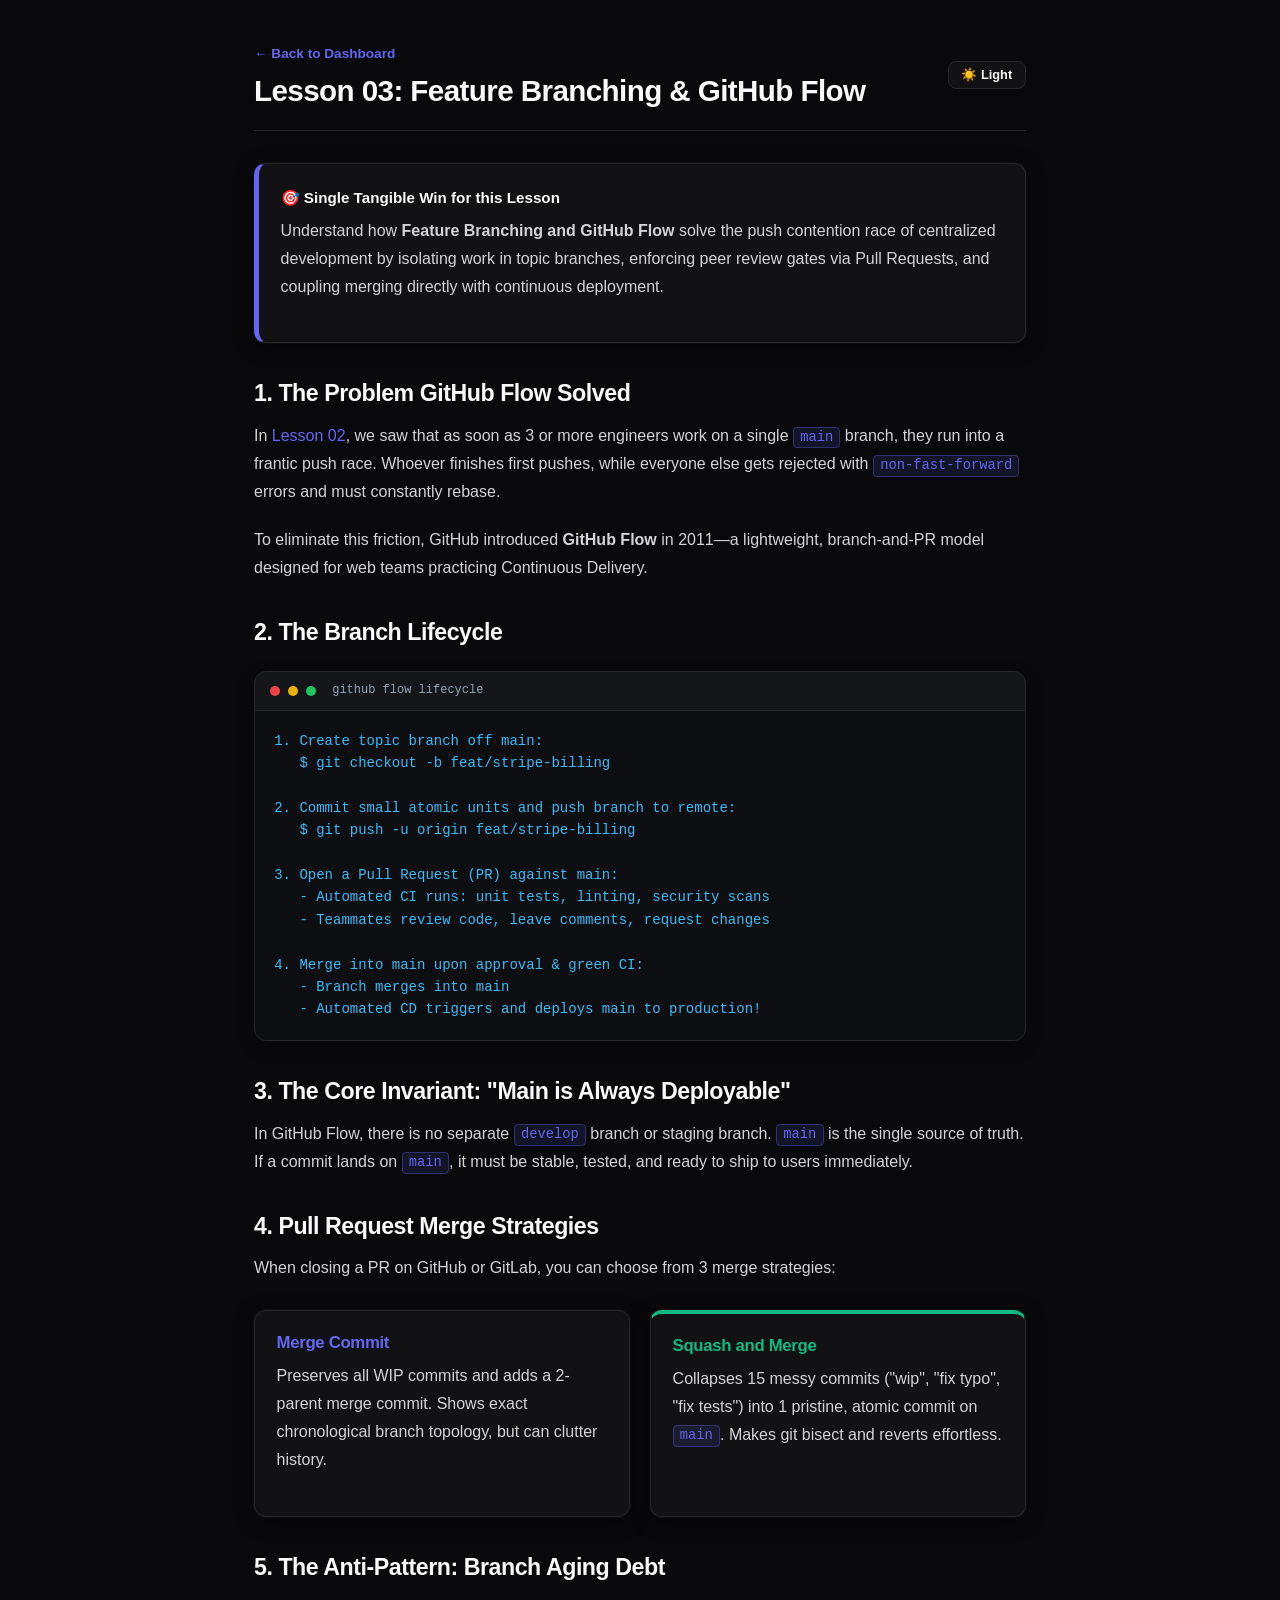
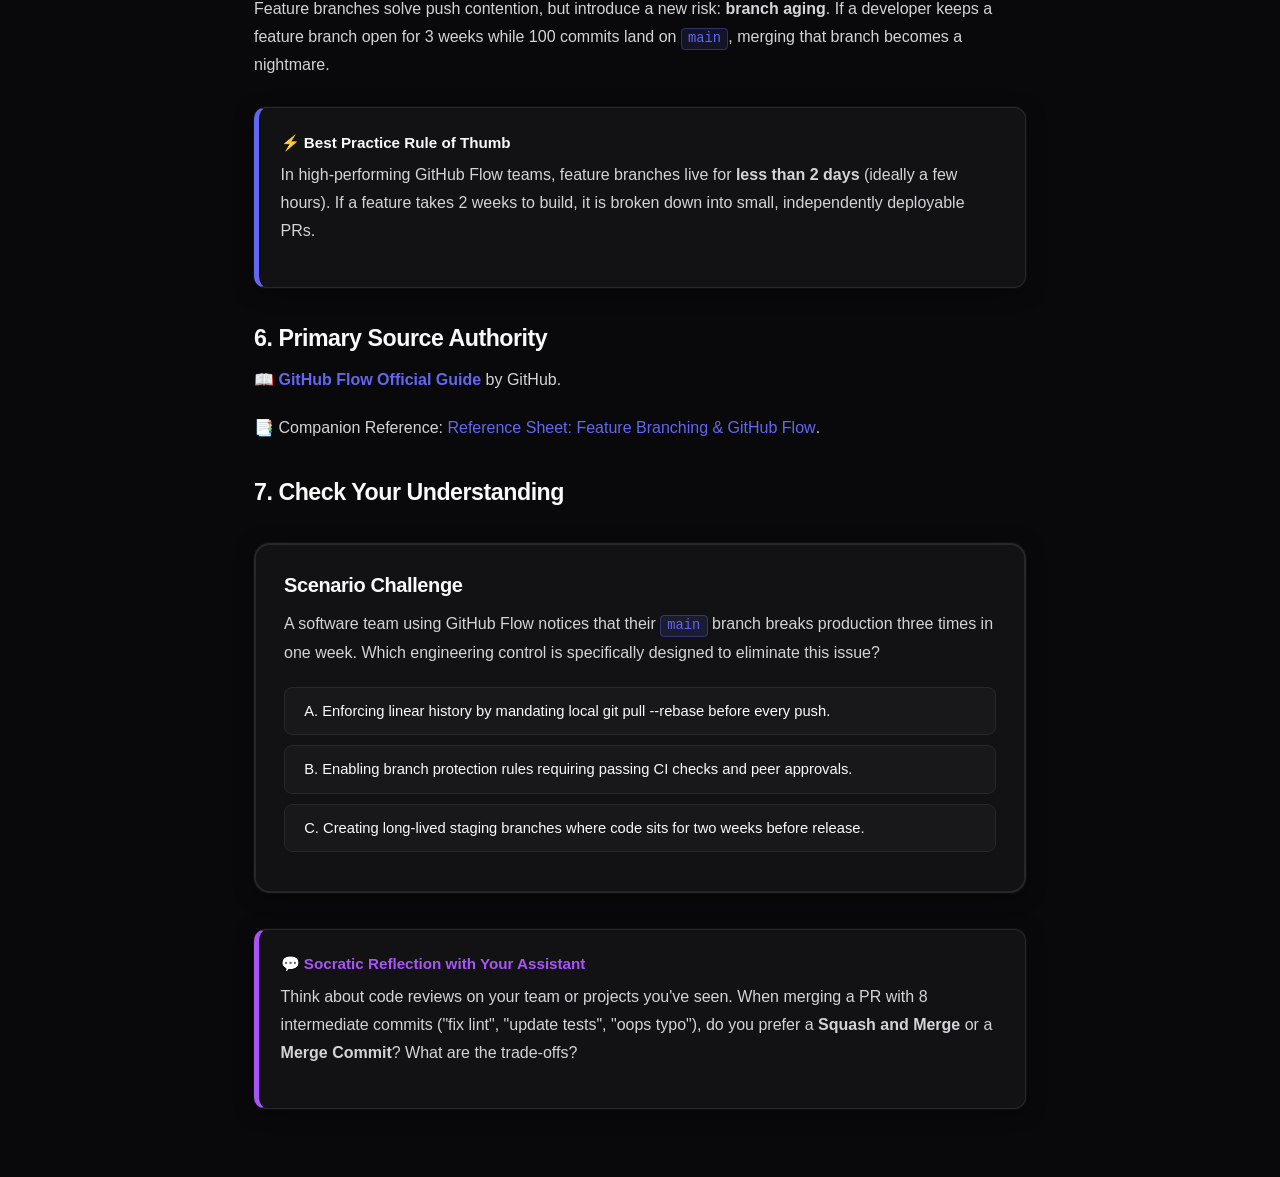
<file: lessons/0003-feature-branches-and-github-flow.html>
<!DOCTYPE html>
<html lang="en" data-theme="dark">
<head>
  <meta charset="UTF-8">
  <meta name="viewport" content="width=device-width, initial-scale=1.0">
  <title>Lesson 03: Feature Branching & GitHub Flow</title>
  <link rel="stylesheet" href="../assets/styles.css?v=2.0">
  <link rel="icon" href="data:image/svg+xml,<svg xmlns=%22http://www.w3.org/2000/svg%22 viewBox=%220 0 100 100%22><text y=%22.9em%22 font-size=%2290%22>🌿</text></svg>">
</head>
<body>
  <div class="container lesson-container">
    <div class="lesson-meta-bar">
      <div>
        <a href="../dashboard.html" style="font-size: 0.85rem; font-weight: 600;">← Back to Dashboard</a>
        <h1 style="font-size: 1.85rem; margin-top: 0.4rem;">Lesson 03: Feature Branching & GitHub Flow</h1>
      </div>
      <button class="btn btn-sm" onclick="toggleTheme()" id="theme-toggle-btn">☀️ Light</button>
    </div>

    <div class="lesson-content">
      <div class="callout">
        <div class="callout-title">🎯 Single Tangible Win for this Lesson</div>
        <p>Understand how <strong>Feature Branching and GitHub Flow</strong> solve the push contention race of centralized development by isolating work in topic branches, enforcing peer review gates via Pull Requests, and coupling merging directly with continuous deployment.</p>
      </div>

      <h2>1. The Problem GitHub Flow Solved</h2>
      <p>In <a href="0002-centralized-workflow-and-push-rejections.html">Lesson 02</a>, we saw that as soon as 3 or more engineers work on a single <code>main</code> branch, they run into a frantic push race. Whoever finishes first pushes, while everyone else gets rejected with <code>non-fast-forward</code> errors and must constantly rebase.</p>
      <p>To eliminate this friction, GitHub introduced <strong>GitHub Flow</strong> in 2011—a lightweight, branch-and-PR model designed for web teams practicing Continuous Delivery.</p>

      <h2>2. The Branch Lifecycle</h2>
      <div class="terminal-block">
        <div class="terminal-header">
          <span class="terminal-dot red"></span>
          <span class="terminal-dot yellow"></span>
          <span class="terminal-dot green"></span>
          <span class="terminal-title">github flow lifecycle</span>
        </div>
        <div class="terminal-body">1. Create topic branch off main:
   $ git checkout -b feat/stripe-billing

2. Commit small atomic units and push branch to remote:
   $ git push -u origin feat/stripe-billing

3. Open a Pull Request (PR) against main:
   - Automated CI runs: unit tests, linting, security scans
   - Teammates review code, leave comments, request changes

4. Merge into main upon approval & green CI:
   - Branch merges into main
   - Automated CD triggers and deploys main to production!</div>
      </div>

      <h2>3. The Core Invariant: "Main is Always Deployable"</h2>
      <p>In GitHub Flow, there is no separate <code>develop</code> branch or staging branch. <code>main</code> is the single source of truth. If a commit lands on <code>main</code>, it must be stable, tested, and ready to ship to users immediately.</p>

      <h2>4. Pull Request Merge Strategies</h2>
      <p>When closing a PR on GitHub or GitLab, you can choose from 3 merge strategies:</p>

      <div class="concept-compare">
        <div class="compare-card">
          <h4 style="color: var(--accent-primary);">Merge Commit</h4>
          <p>Preserves all WIP commits and adds a 2-parent merge commit. Shows exact chronological branch topology, but can clutter history.</p>
        </div>
        <div class="compare-card pro">
          <h4 style="color: var(--accent-success);">Squash and Merge</h4>
          <p>Collapses 15 messy commits ("wip", "fix typo", "fix tests") into 1 pristine, atomic commit on <code>main</code>. Makes git bisect and reverts effortless.</p>
        </div>
      </div>

      <h2>5. The Anti-Pattern: Branch Aging Debt</h2>
      <p>Feature branches solve push contention, but introduce a new risk: <strong>branch aging</strong>. If a developer keeps a feature branch open for 3 weeks while 100 commits land on <code>main</code>, merging that branch becomes a nightmare.</p>
      <div class="callout">
        <div class="callout-title">⚡ Best Practice Rule of Thumb</div>
        <p>In high-performing GitHub Flow teams, feature branches live for <strong>less than 2 days</strong> (ideally a few hours). If a feature takes 2 weeks to build, it is broken down into small, independently deployable PRs.</p>
      </div>

      <h2>6. Primary Source Authority</h2>
      <p>📖 <a href="https://docs.github.com/en/get-started/using-github/github-flow" target="_blank" style="font-weight: 600;">GitHub Flow Official Guide</a> by GitHub.</p>
      <p>📑 Companion Reference: <a href="../reference/feature-branching-and-github-flow.html">Reference Sheet: Feature Branching & GitHub Flow</a>.</p>

      <h2>7. Check Your Understanding</h2>
      <div class="exercise-box">
        <h3>Scenario Challenge</h3>
        <p>A software team using GitHub Flow notices that their <code>main</code> branch breaks production three times in one week. Which engineering control is specifically designed to eliminate this issue?</p>

        <button class="quiz-option" data-correct="false" onclick="handleQuizAnswer(this, false, 'quiz-expl-03', '', 'Rebasing linearizes history but does not verify whether code compiles or tests pass.')">
          A. Enforcing linear history by mandating local git pull --rebase before every push.
        </button>
        <button class="quiz-option" data-correct="true" onclick="handleQuizAnswer(this, true, 'quiz-expl-03', 'Branch protection rules require all automated CI test suites to pass and require peer review sign-offs before any code can be merged into main.', '')">
          B. Enabling branch protection rules requiring passing CI checks and peer approvals.
        </button>
        <button class="quiz-option" data-correct="false" onclick="handleQuizAnswer(this, false, 'quiz-expl-03', '', 'Feature branches can still introduce bugs into main if merged without automated test gates.')">
          C. Creating long-lived staging branches where code sits for two weeks before release.
        </button>

        <div id="quiz-expl-03" style="display: none;"></div>
      </div>

      <div class="callout callout-reflection">
        <div class="callout-title">💬 Socratic Reflection with Your Assistant</div>
        <p>Think about code reviews on your team or projects you've seen. When merging a PR with 8 intermediate commits ("fix lint", "update tests", "oops typo"), do you prefer a <strong>Squash and Merge</strong> or a <strong>Merge Commit</strong>? What are the trade-offs?</p>
      </div>
    </div>
  </div>

  <script src="../assets/app.js?v=2.0"></script>
</body>
</html>
</file>
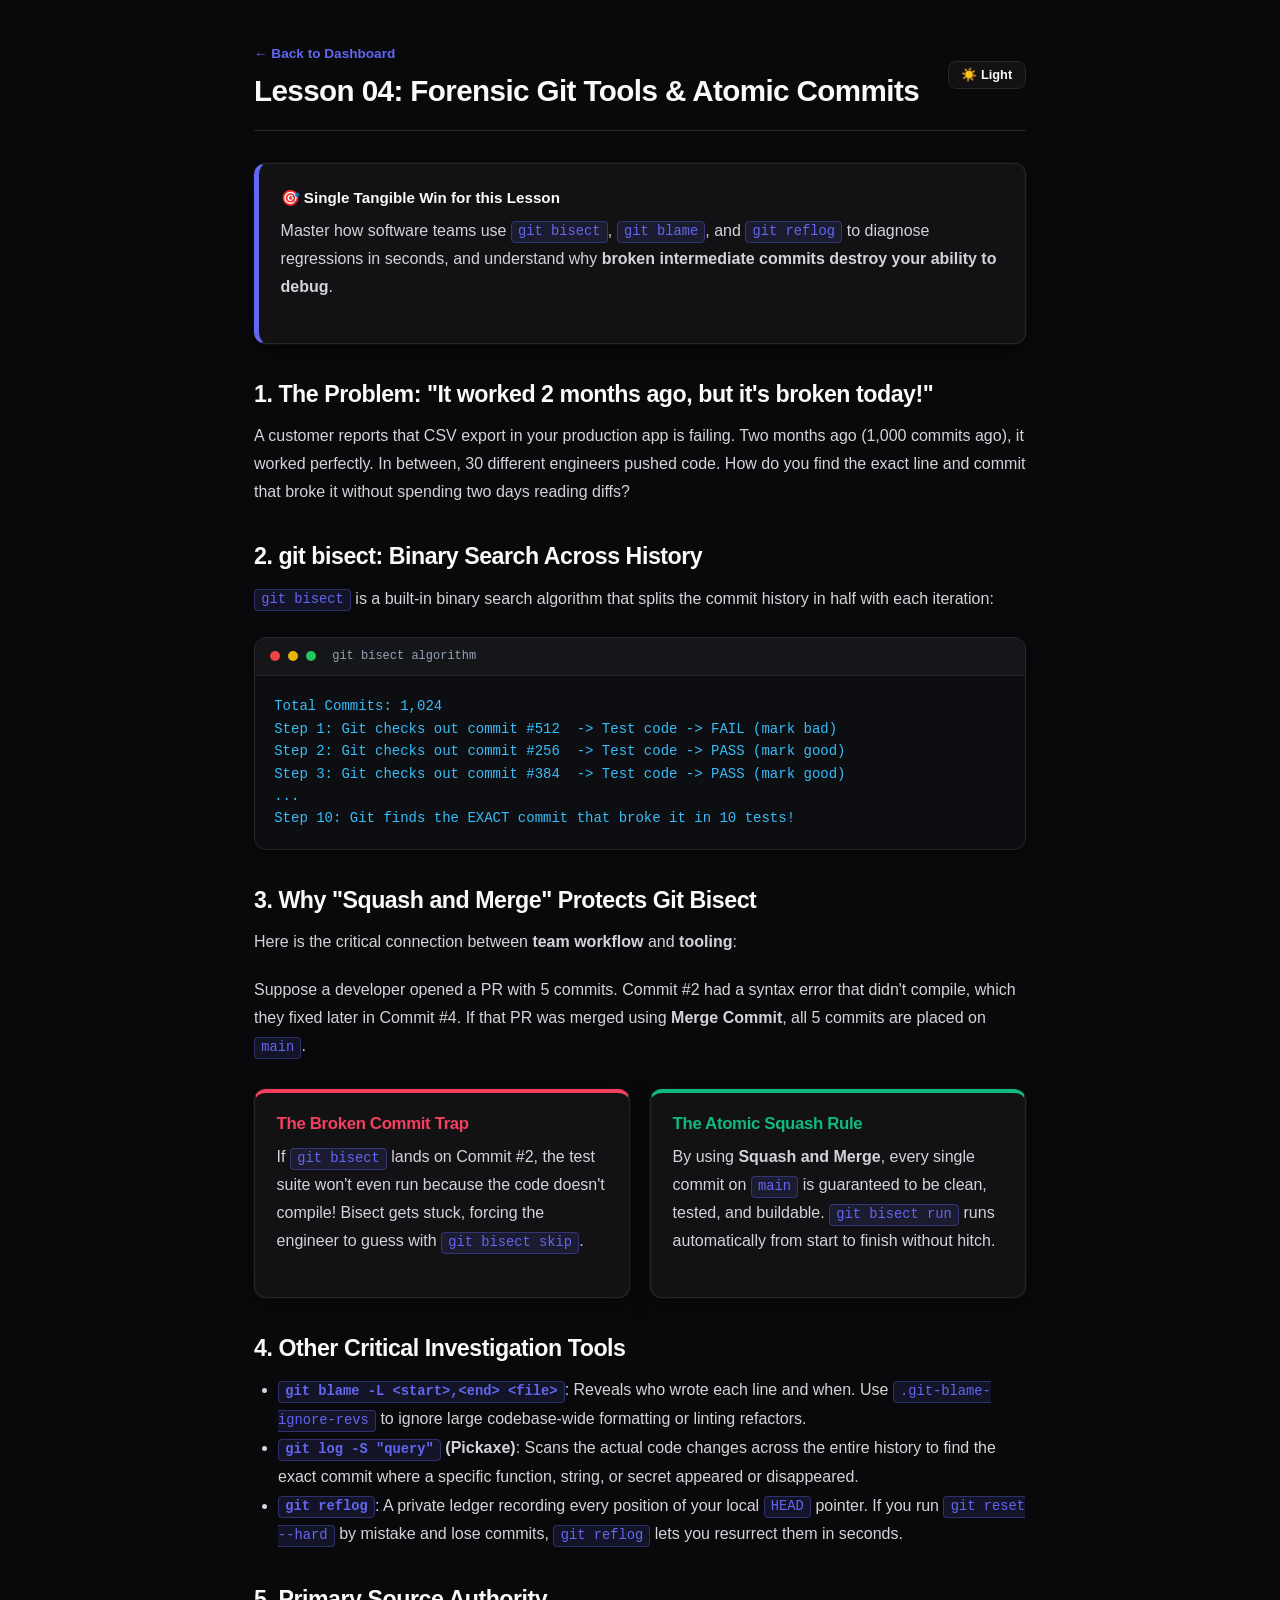
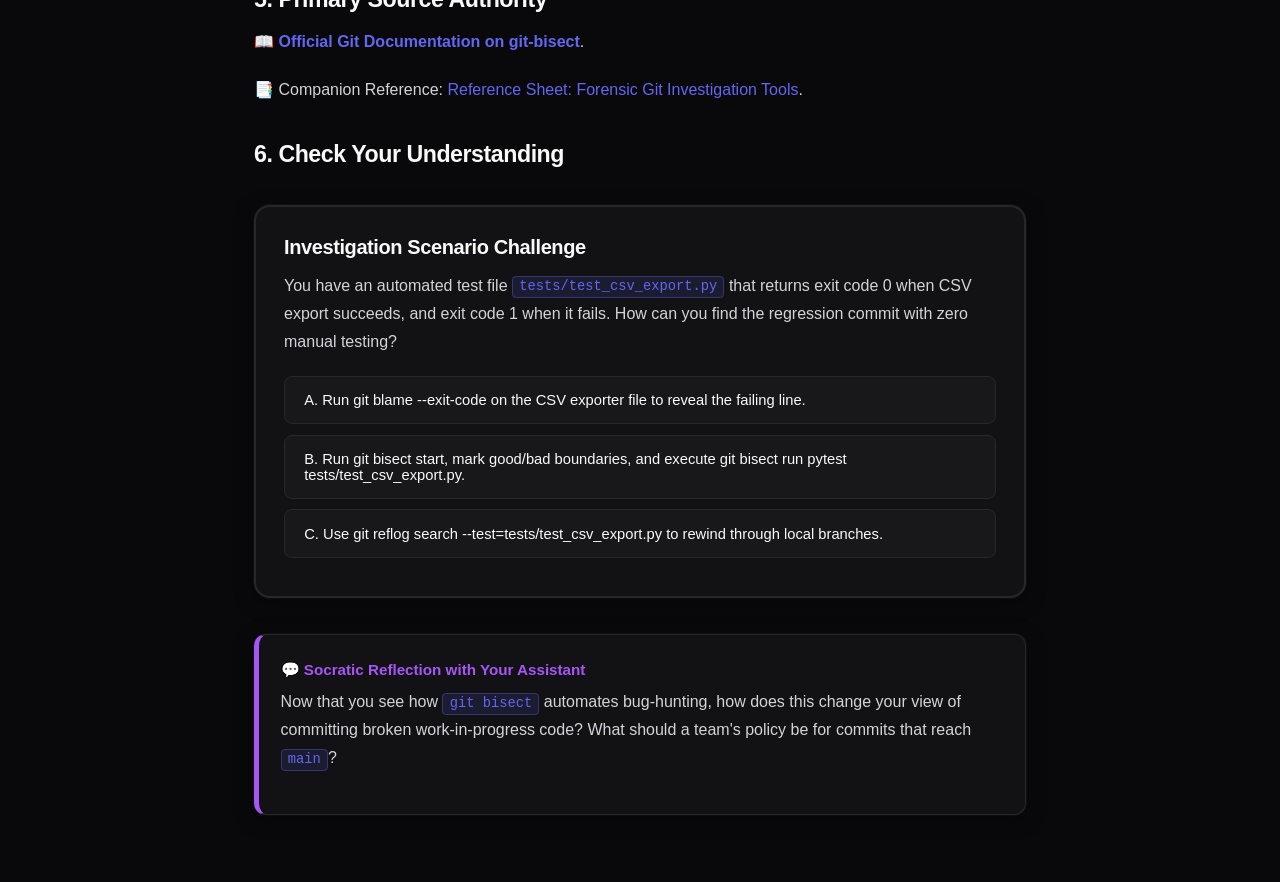
<file: lessons/0004-git-investigation-tools-and-atomic-commits.html>
<!DOCTYPE html>
<html lang="en" data-theme="dark">
<head>
  <meta charset="UTF-8">
  <meta name="viewport" content="width=device-width, initial-scale=1.0">
  <title>Lesson 04: Forensic Git Tools & The Atomic Commit Rule</title>
  <link rel="stylesheet" href="../assets/styles.css?v=2.0">
  <link rel="icon" href="data:image/svg+xml,<svg xmlns=%22http://www.w3.org/2000/svg%22 viewBox=%220 0 100 100%22><text y=%22.9em%22 font-size=%2290%22>🌿</text></svg>">
</head>
<body>
  <div class="container lesson-container">
    <div class="lesson-meta-bar">
      <div>
        <a href="../dashboard.html" style="font-size: 0.85rem; font-weight: 600;">← Back to Dashboard</a>
        <h1 style="font-size: 1.85rem; margin-top: 0.4rem;">Lesson 04: Forensic Git Tools & Atomic Commits</h1>
      </div>
      <button class="btn btn-sm" onclick="toggleTheme()" id="theme-toggle-btn">☀️ Light</button>
    </div>

    <div class="lesson-content">
      <div class="callout">
        <div class="callout-title">🎯 Single Tangible Win for this Lesson</div>
        <p>Master how software teams use <code>git bisect</code>, <code>git blame</code>, and <code>git reflog</code> to diagnose regressions in seconds, and understand why <strong>broken intermediate commits destroy your ability to debug</strong>.</p>
      </div>

      <h2>1. The Problem: "It worked 2 months ago, but it's broken today!"</h2>
      <p>A customer reports that CSV export in your production app is failing. Two months ago (1,000 commits ago), it worked perfectly. In between, 30 different engineers pushed code. How do you find the exact line and commit that broke it without spending two days reading diffs?</p>

      <h2>2. git bisect: Binary Search Across History</h2>
      <p><code>git bisect</code> is a built-in binary search algorithm that splits the commit history in half with each iteration:</p>
      
      <div class="terminal-block">
        <div class="terminal-header">
          <span class="terminal-dot red"></span>
          <span class="terminal-dot yellow"></span>
          <span class="terminal-dot green"></span>
          <span class="terminal-title">git bisect algorithm</span>
        </div>
        <div class="terminal-body">Total Commits: 1,024
Step 1: Git checks out commit #512  -> Test code -> FAIL (mark bad)
Step 2: Git checks out commit #256  -> Test code -> PASS (mark good)
Step 3: Git checks out commit #384  -> Test code -> PASS (mark good)
...
Step 10: Git finds the EXACT commit that broke it in 10 tests!</div>
      </div>

      <h2>3. Why "Squash and Merge" Protects Git Bisect</h2>
      <p>Here is the critical connection between <strong>team workflow</strong> and <strong>tooling</strong>:</p>
      <p>Suppose a developer opened a PR with 5 commits. Commit #2 had a syntax error that didn't compile, which they fixed later in Commit #4. If that PR was merged using <strong>Merge Commit</strong>, all 5 commits are placed on <code>main</code>.</p>
      <div class="concept-compare">
        <div class="compare-card con">
          <h4 style="color: var(--accent-danger);">The Broken Commit Trap</h4>
          <p>If <code>git bisect</code> lands on Commit #2, the test suite won't even run because the code doesn't compile! Bisect gets stuck, forcing the engineer to guess with <code>git bisect skip</code>.</p>
        </div>
        <div class="compare-card pro">
          <h4 style="color: var(--accent-success);">The Atomic Squash Rule</h4>
          <p>By using <strong>Squash and Merge</strong>, every single commit on <code>main</code> is guaranteed to be clean, tested, and buildable. <code>git bisect run</code> runs automatically from start to finish without hitch.</p>
        </div>
      </div>

      <h2>4. Other Critical Investigation Tools</h2>
      <ul>
        <li><strong><code>git blame -L &lt;start&gt;,&lt;end&gt; &lt;file&gt;</code></strong>: Reveals who wrote each line and when. Use <code>.git-blame-ignore-revs</code> to ignore large codebase-wide formatting or linting refactors.</li>
        <li><strong><code>git log -S "query"</code> (Pickaxe)</strong>: Scans the actual code changes across the entire history to find the exact commit where a specific function, string, or secret appeared or disappeared.</li>
        <li><strong><code>git reflog</code></strong>: A private ledger recording every position of your local <code>HEAD</code> pointer. If you run <code>git reset --hard</code> by mistake and lose commits, <code>git reflog</code> lets you resurrect them in seconds.</li>
      </ul>

      <h2>5. Primary Source Authority</h2>
      <p>📖 <a href="https://git-scm.com/docs/git-bisect" target="_blank" style="font-weight: 600;">Official Git Documentation on git-bisect</a>.</p>
      <p>📑 Companion Reference: <a href="../reference/git-investigation-tools.html">Reference Sheet: Forensic Git Investigation Tools</a>.</p>

      <h2>6. Check Your Understanding</h2>
      <div class="exercise-box">
        <h3>Investigation Scenario Challenge</h3>
        <p>You have an automated test file <code>tests/test_csv_export.py</code> that returns exit code 0 when CSV export succeeds, and exit code 1 when it fails. How can you find the regression commit with zero manual testing?</p>

        <button class="quiz-option" data-correct="false" onclick="handleQuizAnswer(this, false, 'quiz-expl-04', '', 'git blame only shows the last author of a file, not which commit caused a regression.')">
          A. Run git blame --exit-code on the CSV exporter file to reveal the failing line.
        </button>
        <button class="quiz-option" data-correct="true" onclick="handleQuizAnswer(this, true, 'quiz-expl-04', 'git bisect run automatically checks out each commit, runs your test script, marks it good/bad based on the exit code, and halts directly on the culprit commit!', '')">
          B. Run git bisect start, mark good/bad boundaries, and execute git bisect run pytest tests/test_csv_export.py.
        </button>
        <button class="quiz-option" data-correct="false" onclick="handleQuizAnswer(this, false, 'quiz-expl-04', '', 'git reflog tracks your local HEAD movements, not regression states across team history.')">
          C. Use git reflog search --test=tests/test_csv_export.py to rewind through local branches.
        </button>

        <div id="quiz-expl-04" style="display: none;"></div>
      </div>

      <div class="callout callout-reflection">
        <div class="callout-title">💬 Socratic Reflection with Your Assistant</div>
        <p>Now that you see how <code>git bisect</code> automates bug-hunting, how does this change your view of committing broken work-in-progress code? What should a team's policy be for commits that reach <code>main</code>?</p>
      </div>
    </div>
  </div>

  <script src="../assets/app.js?v=2.0"></script>
</body>
</html>
</file>
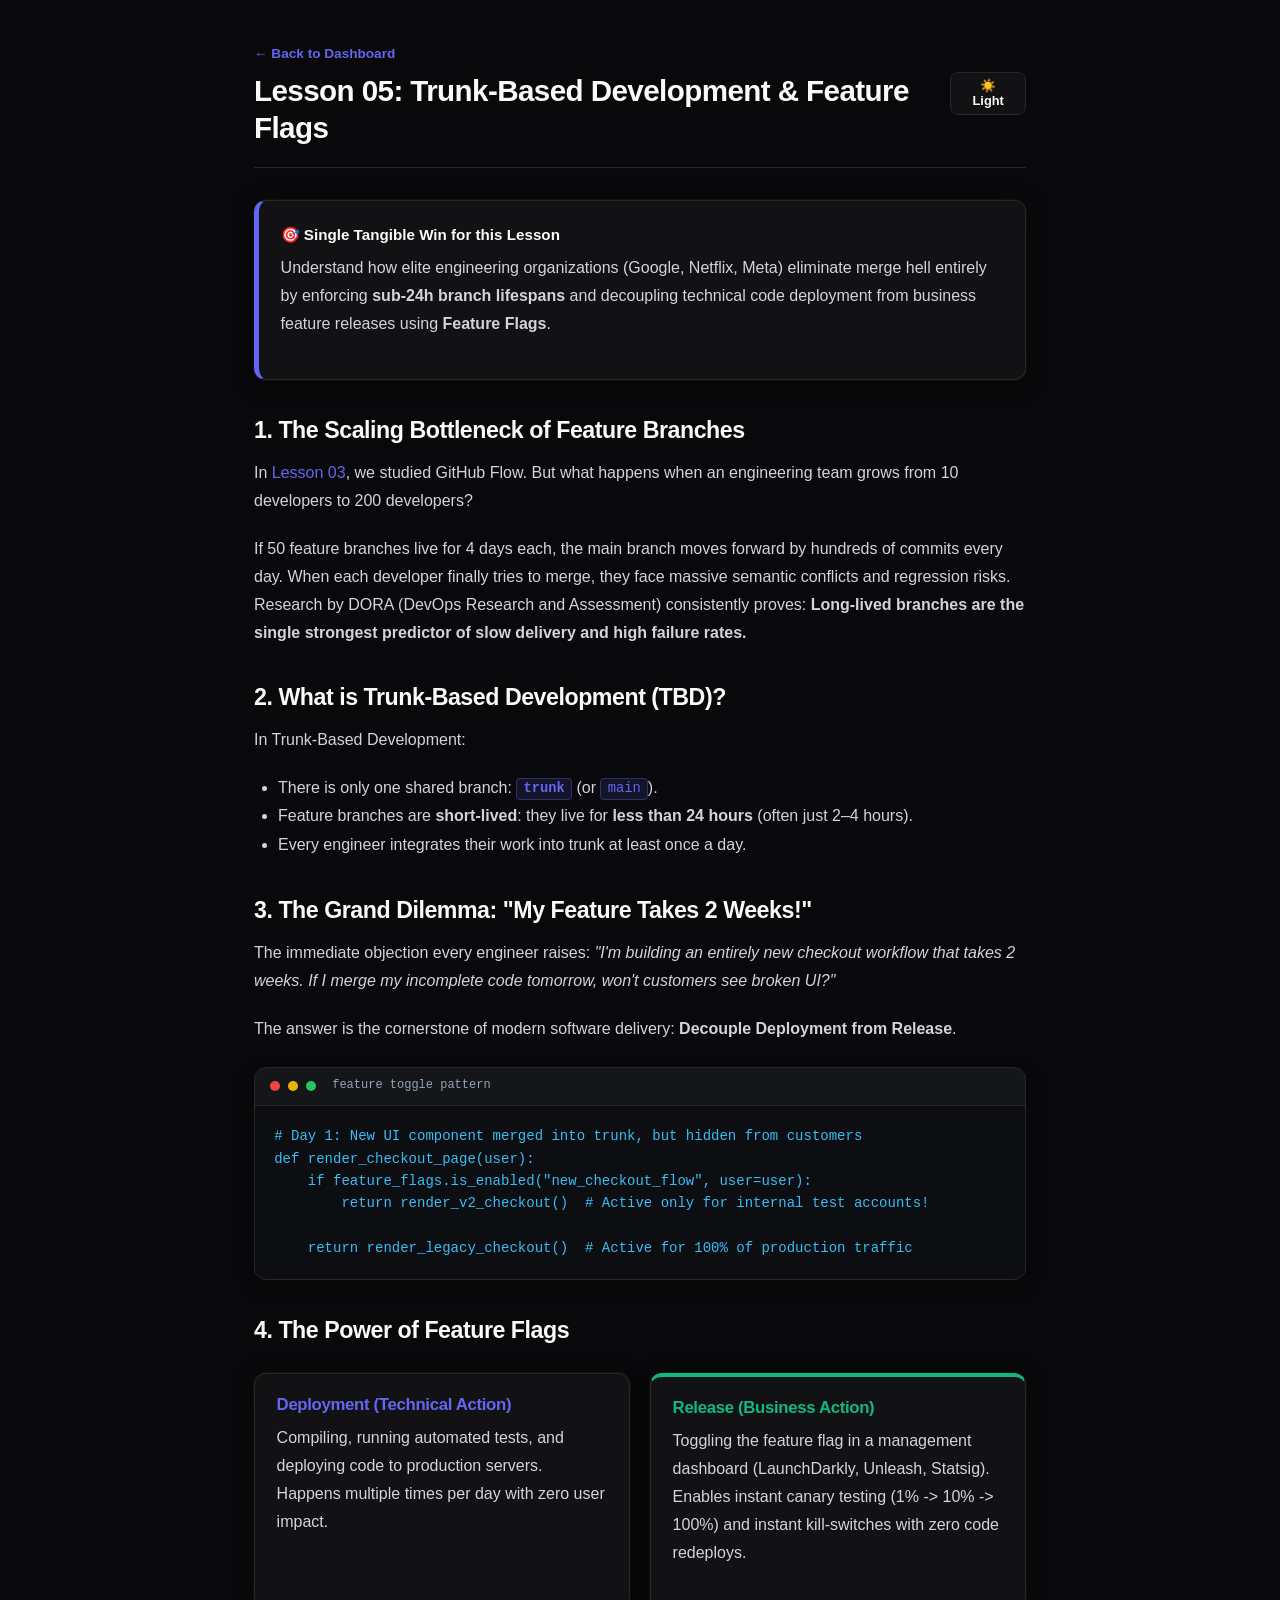
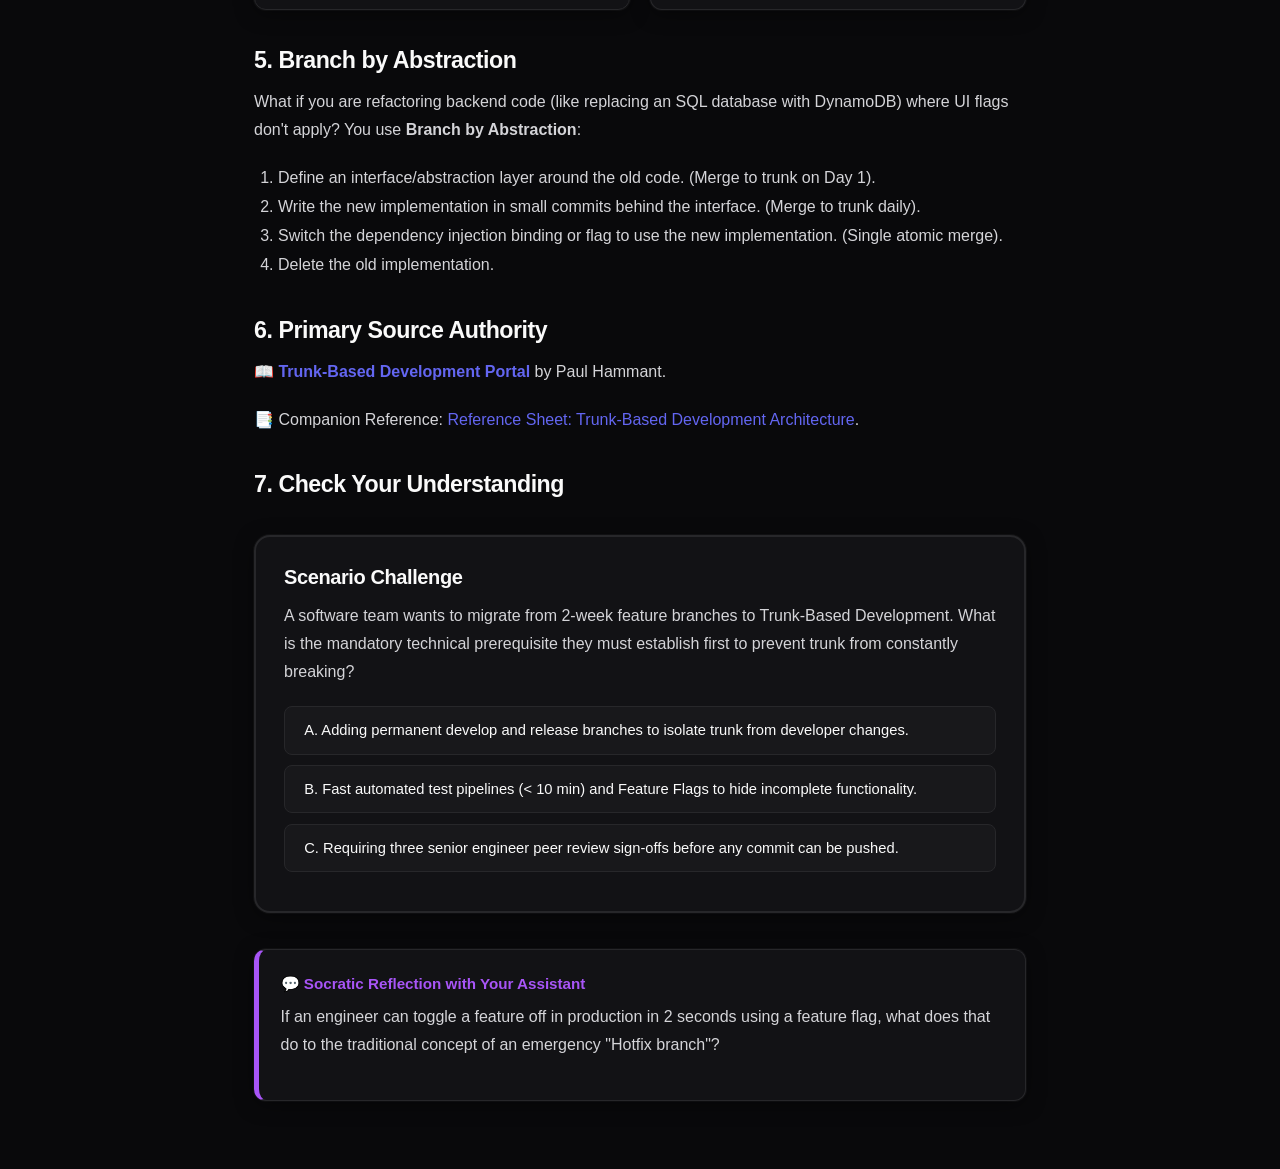
<file: lessons/0005-trunk-based-development-and-feature-flags.html>
<!DOCTYPE html>
<html lang="en" data-theme="dark">
<head>
  <meta charset="UTF-8">
  <meta name="viewport" content="width=device-width, initial-scale=1.0">
  <title>Lesson 05: Trunk-Based Development & Feature Flags</title>
  <link rel="stylesheet" href="../assets/styles.css?v=2.0">
  <link rel="icon" href="data:image/svg+xml,<svg xmlns=%22http://www.w3.org/2000/svg%22 viewBox=%220 0 100 100%22><text y=%22.9em%22 font-size=%2290%22>🌿</text></svg>">
</head>
<body>
  <div class="container lesson-container">
    <div class="lesson-meta-bar">
      <div>
        <a href="../dashboard.html" style="font-size: 0.85rem; font-weight: 600;">← Back to Dashboard</a>
        <h1 style="font-size: 1.85rem; margin-top: 0.4rem;">Lesson 05: Trunk-Based Development & Feature Flags</h1>
      </div>
      <button class="btn btn-sm" onclick="toggleTheme()" id="theme-toggle-btn">☀️ Light</button>
    </div>

    <div class="lesson-content">
      <div class="callout">
        <div class="callout-title">🎯 Single Tangible Win for this Lesson</div>
        <p>Understand how elite engineering organizations (Google, Netflix, Meta) eliminate merge hell entirely by enforcing <strong>sub-24h branch lifespans</strong> and decoupling technical code deployment from business feature releases using <strong>Feature Flags</strong>.</p>
      </div>

      <h2>1. The Scaling Bottleneck of Feature Branches</h2>
      <p>In <a href="0003-feature-branches-and-github-flow.html">Lesson 03</a>, we studied GitHub Flow. But what happens when an engineering team grows from 10 developers to 200 developers?</p>
      <p>If 50 feature branches live for 4 days each, the main branch moves forward by hundreds of commits every day. When each developer finally tries to merge, they face massive semantic conflicts and regression risks. Research by DORA (DevOps Research and Assessment) consistently proves: <strong>Long-lived branches are the single strongest predictor of slow delivery and high failure rates.</strong></p>

      <h2>2. What is Trunk-Based Development (TBD)?</h2>
      <p>In Trunk-Based Development:</p>
      <ul>
        <li>There is only one shared branch: <strong><code>trunk</code></strong> (or <code>main</code>).</li>
        <li>Feature branches are <strong>short-lived</strong>: they live for <strong>less than 24 hours</strong> (often just 2–4 hours).</li>
        <li>Every engineer integrates their work into trunk at least once a day.</li>
      </ul>

      <h2>3. The Grand Dilemma: "My Feature Takes 2 Weeks!"</h2>
      <p>The immediate objection every engineer raises: <em>"I'm building an entirely new checkout workflow that takes 2 weeks. If I merge my incomplete code tomorrow, won't customers see broken UI?"</em></p>
      <p>The answer is the cornerstone of modern software delivery: <strong>Decouple Deployment from Release</strong>.</p>

      <div class="terminal-block">
        <div class="terminal-header">
          <span class="terminal-dot red"></span>
          <span class="terminal-dot yellow"></span>
          <span class="terminal-dot green"></span>
          <span class="terminal-title">feature toggle pattern</span>
        </div>
        <div class="terminal-body"># Day 1: New UI component merged into trunk, but hidden from customers
def render_checkout_page(user):
    if feature_flags.is_enabled("new_checkout_flow", user=user):
        return render_v2_checkout()  # Active only for internal test accounts!
    
    return render_legacy_checkout()  # Active for 100% of production traffic</div>
      </div>

      <h2>4. The Power of Feature Flags</h2>
      <div class="concept-compare">
        <div class="compare-card">
          <h4 style="color: var(--accent-primary);">Deployment (Technical Action)</h4>
          <p>Compiling, running automated tests, and deploying code to production servers. Happens multiple times per day with zero user impact.</p>
        </div>
        <div class="compare-card pro">
          <h4 style="color: var(--accent-success);">Release (Business Action)</h4>
          <p>Toggling the feature flag in a management dashboard (LaunchDarkly, Unleash, Statsig). Enables instant canary testing (1% -> 10% -> 100%) and instant kill-switches with zero code redeploys.</p>
        </div>
      </div>

      <h2>5. Branch by Abstraction</h2>
      <p>What if you are refactoring backend code (like replacing an SQL database with DynamoDB) where UI flags don't apply? You use <strong>Branch by Abstraction</strong>:</p>
      <ol style="padding-left: 1.5rem; line-height: 1.8; margin-bottom: 1.5rem;">
        <li>Define an interface/abstraction layer around the old code. (Merge to trunk on Day 1).</li>
        <li>Write the new implementation in small commits behind the interface. (Merge to trunk daily).</li>
        <li>Switch the dependency injection binding or flag to use the new implementation. (Single atomic merge).</li>
        <li>Delete the old implementation.</li>
      </ol>

      <h2>6. Primary Source Authority</h2>
      <p>📖 <a href="https://trunkbaseddevelopment.com/" target="_blank" style="font-weight: 600;">Trunk-Based Development Portal</a> by Paul Hammant.</p>
      <p>📑 Companion Reference: <a href="../reference/trunk-based-development.html">Reference Sheet: Trunk-Based Development Architecture</a>.</p>

      <h2>7. Check Your Understanding</h2>
      <div class="exercise-box">
        <h3>Scenario Challenge</h3>
        <p>A software team wants to migrate from 2-week feature branches to Trunk-Based Development. What is the mandatory technical prerequisite they must establish first to prevent trunk from constantly breaking?</p>

        <button class="quiz-option" data-correct="false" onclick="handleQuizAnswer(this, false, 'quiz-expl-05', '', 'Gitflow creates more permanent branches, which is the exact opposite of Trunk-Based Development.')">
          A. Adding permanent develop and release branches to isolate trunk from developer changes.
        </button>
        <button class="quiz-option" data-correct="true" onclick="handleQuizAnswer(this, true, 'quiz-expl-05', 'High-velocity trunk integration requires automated test suites that run in under 5-10 minutes on PRs, combined with Feature Flags to hide incomplete features.', '')">
          B. Fast automated test pipelines (< 10 min) and Feature Flags to hide incomplete functionality.
        </button>
        <button class="quiz-option" data-correct="false" onclick="handleQuizAnswer(this, false, 'quiz-expl-05', '', 'Code reviews alone cannot guarantee that code compiles, passes tests, or stays safe in production.')">
          C. Requiring three senior engineer peer review sign-offs before any commit can be pushed.
        </button>

        <div id="quiz-expl-05" style="display: none;"></div>
      </div>

      <div class="callout callout-reflection">
        <div class="callout-title">💬 Socratic Reflection with Your Assistant</div>
        <p>If an engineer can toggle a feature off in production in 2 seconds using a feature flag, what does that do to the traditional concept of an emergency "Hotfix branch"?</p>
      </div>
    </div>
  </div>

  <script src="../assets/app.js?v=2.0"></script>
</body>
</html>
</file>
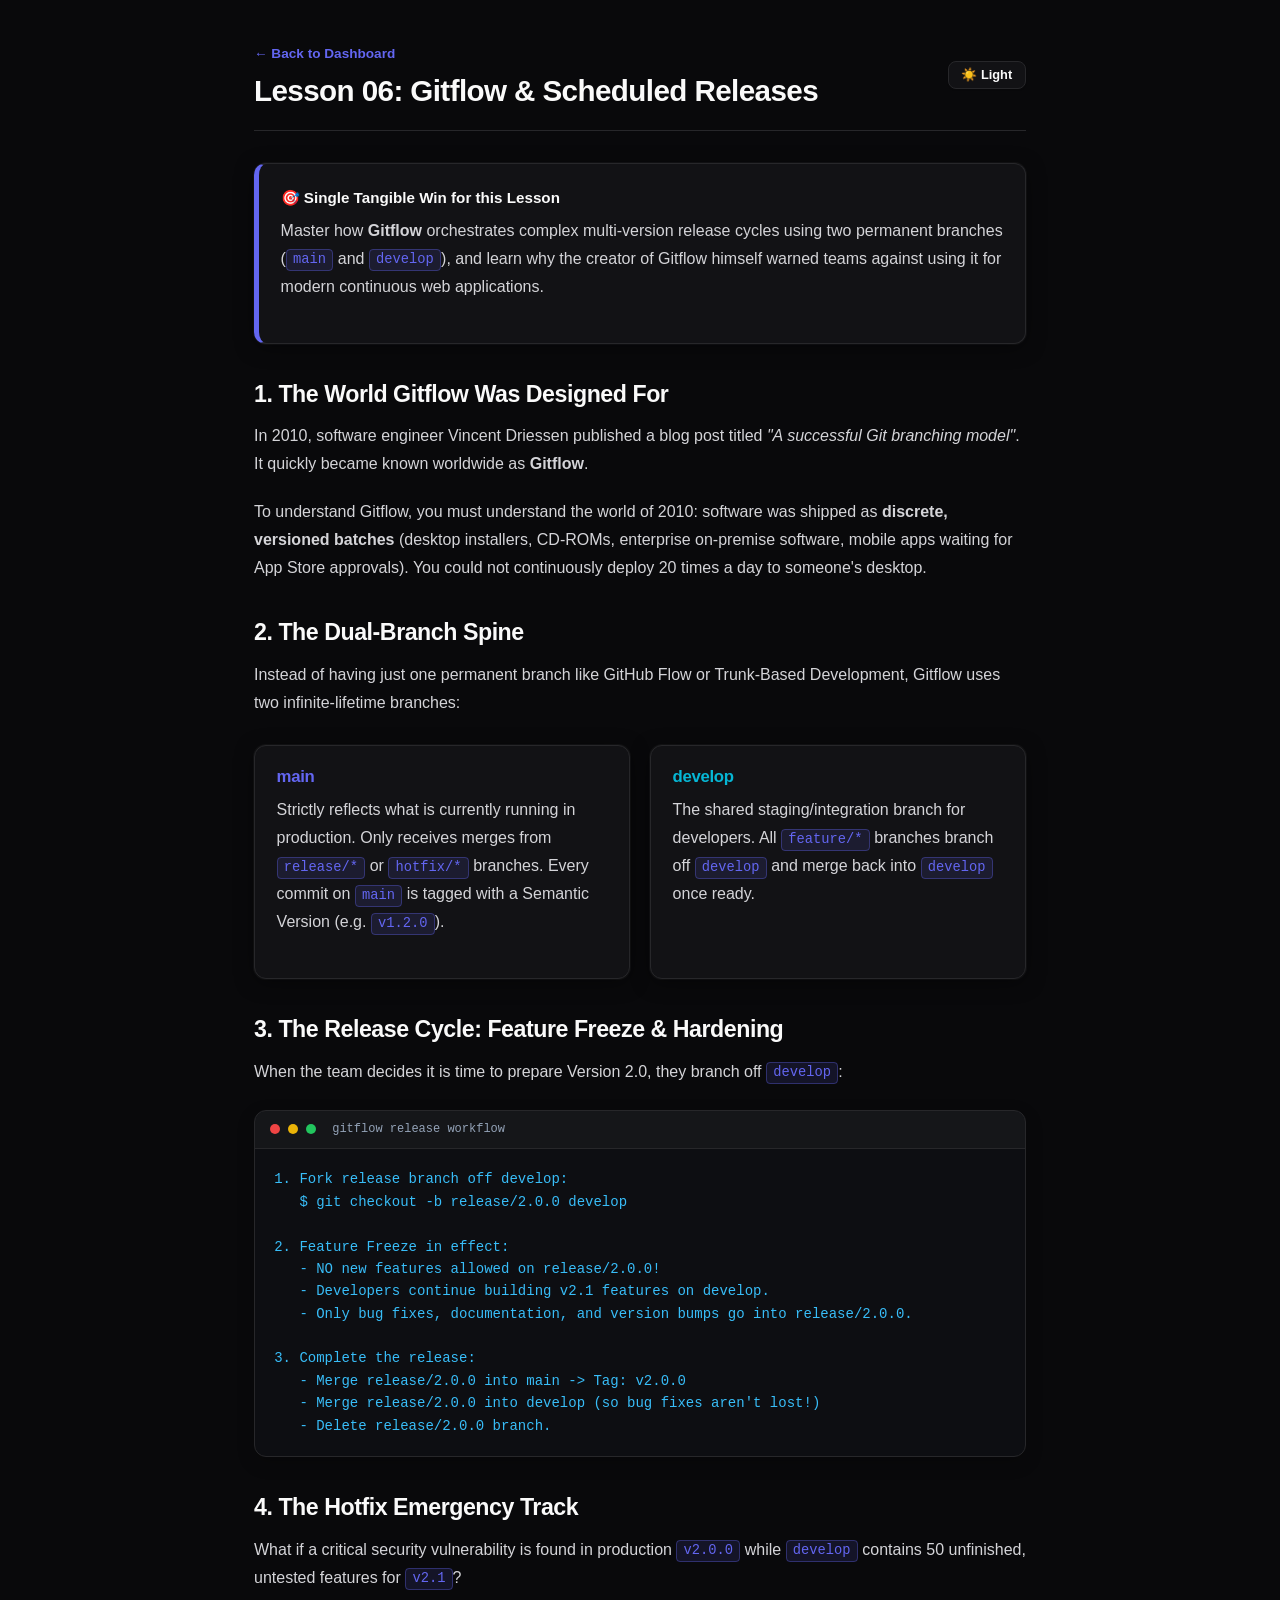
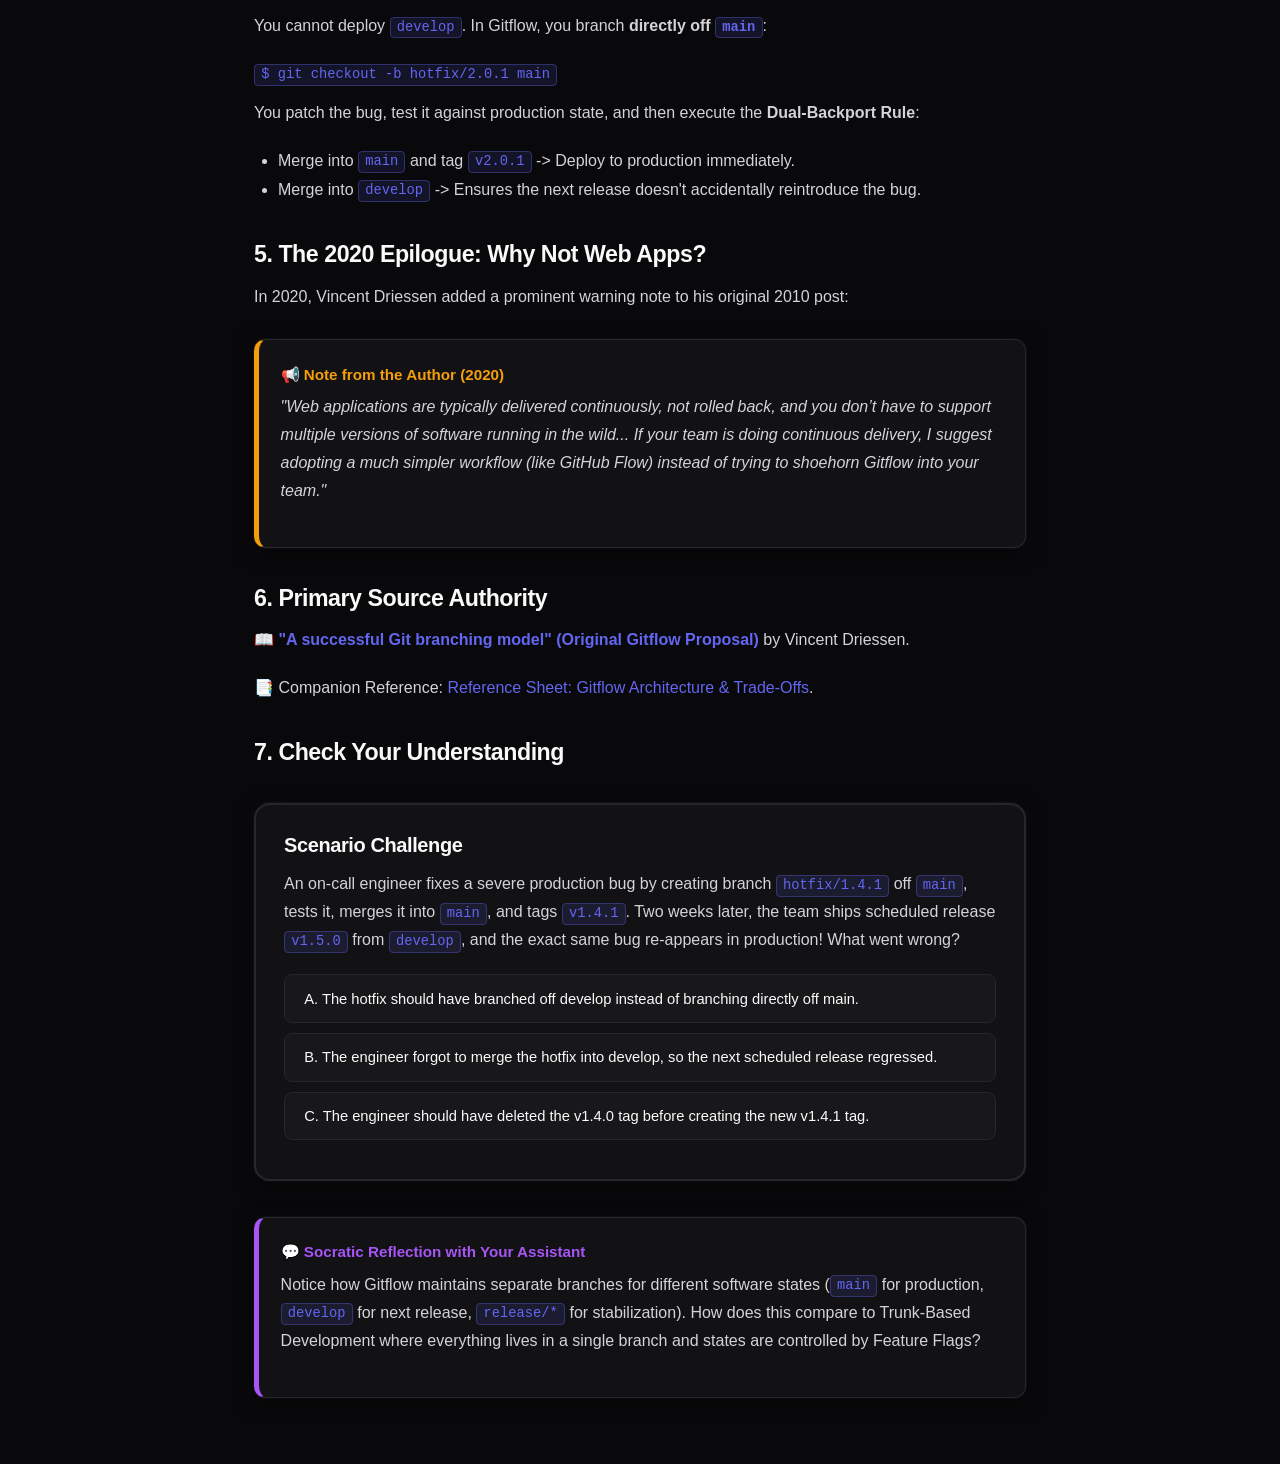
<file: lessons/0006-gitflow-and-scheduled-releases.html>
<!DOCTYPE html>
<html lang="en" data-theme="dark">
<head>
  <meta charset="UTF-8">
  <meta name="viewport" content="width=device-width, initial-scale=1.0">
  <title>Lesson 06: Gitflow & Scheduled Releases</title>
  <link rel="stylesheet" href="../assets/styles.css?v=2.2">
  <link rel="icon" href="data:image/svg+xml,<svg xmlns=%22http://www.w3.org/2000/svg%22 viewBox=%220 0 100 100%22><text y=%22.9em%22 font-size=%2290%22>🌿</text></svg>">
</head>
<body>
  <div class="container lesson-container">
    <div class="lesson-meta-bar">
      <div>
        <a href="../dashboard.html" style="font-size: 0.85rem; font-weight: 600;">← Back to Dashboard</a>
        <h1 style="font-size: 1.85rem; margin-top: 0.4rem;">Lesson 06: Gitflow & Scheduled Releases</h1>
      </div>
      <button class="btn btn-sm" onclick="toggleTheme()" id="theme-toggle-btn">☀️ Light</button>
    </div>

    <div class="lesson-content">
      <div class="callout">
        <div class="callout-title">🎯 Single Tangible Win for this Lesson</div>
        <p>Master how <strong>Gitflow</strong> orchestrates complex multi-version release cycles using two permanent branches (<code>main</code> and <code>develop</code>), and learn why the creator of Gitflow himself warned teams against using it for modern continuous web applications.</p>
      </div>

      <h2>1. The World Gitflow Was Designed For</h2>
      <p>In 2010, software engineer Vincent Driessen published a blog post titled <em>"A successful Git branching model"</em>. It quickly became known worldwide as <strong>Gitflow</strong>.</p>
      <p>To understand Gitflow, you must understand the world of 2010: software was shipped as <strong>discrete, versioned batches</strong> (desktop installers, CD-ROMs, enterprise on-premise software, mobile apps waiting for App Store approvals). You could not continuously deploy 20 times a day to someone's desktop.</p>

      <h2>2. The Dual-Branch Spine</h2>
      <p>Instead of having just one permanent branch like GitHub Flow or Trunk-Based Development, Gitflow uses two infinite-lifetime branches:</p>

      <div class="concept-compare">
        <div class="compare-card">
          <h4 style="color: var(--accent-primary);">main</h4>
          <p>Strictly reflects what is currently running in production. Only receives merges from <code>release/*</code> or <code>hotfix/*</code> branches. Every commit on <code>main</code> is tagged with a Semantic Version (e.g. <code>v1.2.0</code>).</p>
        </div>
        <div class="compare-card">
          <h4 style="color: var(--accent-cyan);">develop</h4>
          <p>The shared staging/integration branch for developers. All <code>feature/*</code> branches branch off <code>develop</code> and merge back into <code>develop</code> once ready.</p>
        </div>
      </div>

      <h2>3. The Release Cycle: Feature Freeze & Hardening</h2>
      <p>When the team decides it is time to prepare Version 2.0, they branch off <code>develop</code>:</p>
      
      <div class="terminal-block">
        <div class="terminal-header">
          <span class="terminal-dot red"></span>
          <span class="terminal-dot yellow"></span>
          <span class="terminal-dot green"></span>
          <span class="terminal-title">gitflow release workflow</span>
        </div>
        <div class="terminal-body">1. Fork release branch off develop:
   $ git checkout -b release/2.0.0 develop

2. Feature Freeze in effect:
   - NO new features allowed on release/2.0.0!
   - Developers continue building v2.1 features on develop.
   - Only bug fixes, documentation, and version bumps go into release/2.0.0.

3. Complete the release:
   - Merge release/2.0.0 into main -> Tag: v2.0.0
   - Merge release/2.0.0 into develop (so bug fixes aren't lost!)
   - Delete release/2.0.0 branch.</div>
      </div>

      <h2>4. The Hotfix Emergency Track</h2>
      <p>What if a critical security vulnerability is found in production <code>v2.0.0</code> while <code>develop</code> contains 50 unfinished, untested features for <code>v2.1</code>?</p>
      <p>You cannot deploy <code>develop</code>. In Gitflow, you branch <strong>directly off <code>main</code></strong>:</p>
      <code>$ git checkout -b hotfix/2.0.1 main</code>
      <p style="margin-top: 0.75rem;">You patch the bug, test it against production state, and then execute the <strong>Dual-Backport Rule</strong>:</p>
      <ul>
        <li>Merge into <code>main</code> and tag <code>v2.0.1</code> -> Deploy to production immediately.</li>
        <li>Merge into <code>develop</code> -> Ensures the next release doesn't accidentally reintroduce the bug.</li>
      </ul>

      <h2>5. The 2020 Epilogue: Why Not Web Apps?</h2>
      <p>In 2020, Vincent Driessen added a prominent warning note to his original 2010 post:</p>
      <div class="callout" style="border-left-color: var(--accent-warning);">
        <div class="callout-title" style="color: var(--accent-warning);">📢 Note from the Author (2020)</div>
        <p><em>"Web applications are typically delivered continuously, not rolled back, and you don’t have to support multiple versions of software running in the wild... If your team is doing continuous delivery, I suggest adopting a much simpler workflow (like GitHub Flow) instead of trying to shoehorn Gitflow into your team."</em></p>
      </div>

      <h2>6. Primary Source Authority</h2>
      <p>📖 <a href="https://nvie.com/posts/a-successful-git-branching-model/" target="_blank" style="font-weight: 600;">"A successful Git branching model" (Original Gitflow Proposal)</a> by Vincent Driessen.</p>
      <p>📑 Companion Reference: <a href="../reference/gitflow-architecture-and-tradeoffs.html">Reference Sheet: Gitflow Architecture & Trade-Offs</a>.</p>

      <h2>7. Check Your Understanding</h2>
      <div class="exercise-box">
        <h3>Scenario Challenge</h3>
        <p>An on-call engineer fixes a severe production bug by creating branch <code>hotfix/1.4.1</code> off <code>main</code>, tests it, merges it into <code>main</code>, and tags <code>v1.4.1</code>. Two weeks later, the team ships scheduled release <code>v1.5.0</code> from <code>develop</code>, and the exact same bug re-appears in production! What went wrong?</p>

        <button class="quiz-option" data-correct="false" onclick="handleQuizAnswer(this, false, 'quiz-expl-06', '', 'Hotfixes must originate from main, not develop, because develop contains unreleased features.')">
          A. The hotfix should have branched off develop instead of branching directly off main.
        </button>
        <button class="quiz-option" data-correct="true" onclick="handleQuizAnswer(this, true, 'quiz-expl-06', 'The engineer forgot the dual-backport rule! Failing to merge the hotfix into develop means develop never received the fix, so the next release from develop overwrote production with the old bug.', '')">
          B. The engineer forgot to merge the hotfix into develop, so the next scheduled release regressed.
        </button>
        <button class="quiz-option" data-correct="false" onclick="handleQuizAnswer(this, false, 'quiz-expl-06', '', 'Git tags are pointers only; tagging does not prevent code regressions.')">
          C. The engineer should have deleted the v1.4.0 tag before creating the new v1.4.1 tag.
        </button>

        <div id="quiz-expl-06" style="display: none;"></div>
      </div>

      <div class="callout callout-reflection">
        <div class="callout-title">💬 Socratic Reflection with Your Assistant</div>
        <p>Notice how Gitflow maintains separate branches for different software states (<code>main</code> for production, <code>develop</code> for next release, <code>release/*</code> for stabilization). How does this compare to Trunk-Based Development where everything lives in a single branch and states are controlled by Feature Flags?</p>
      </div>
    </div>
  </div>

  <script src="../assets/app.js?v=2.2"></script>
</body>
</html>
</file>
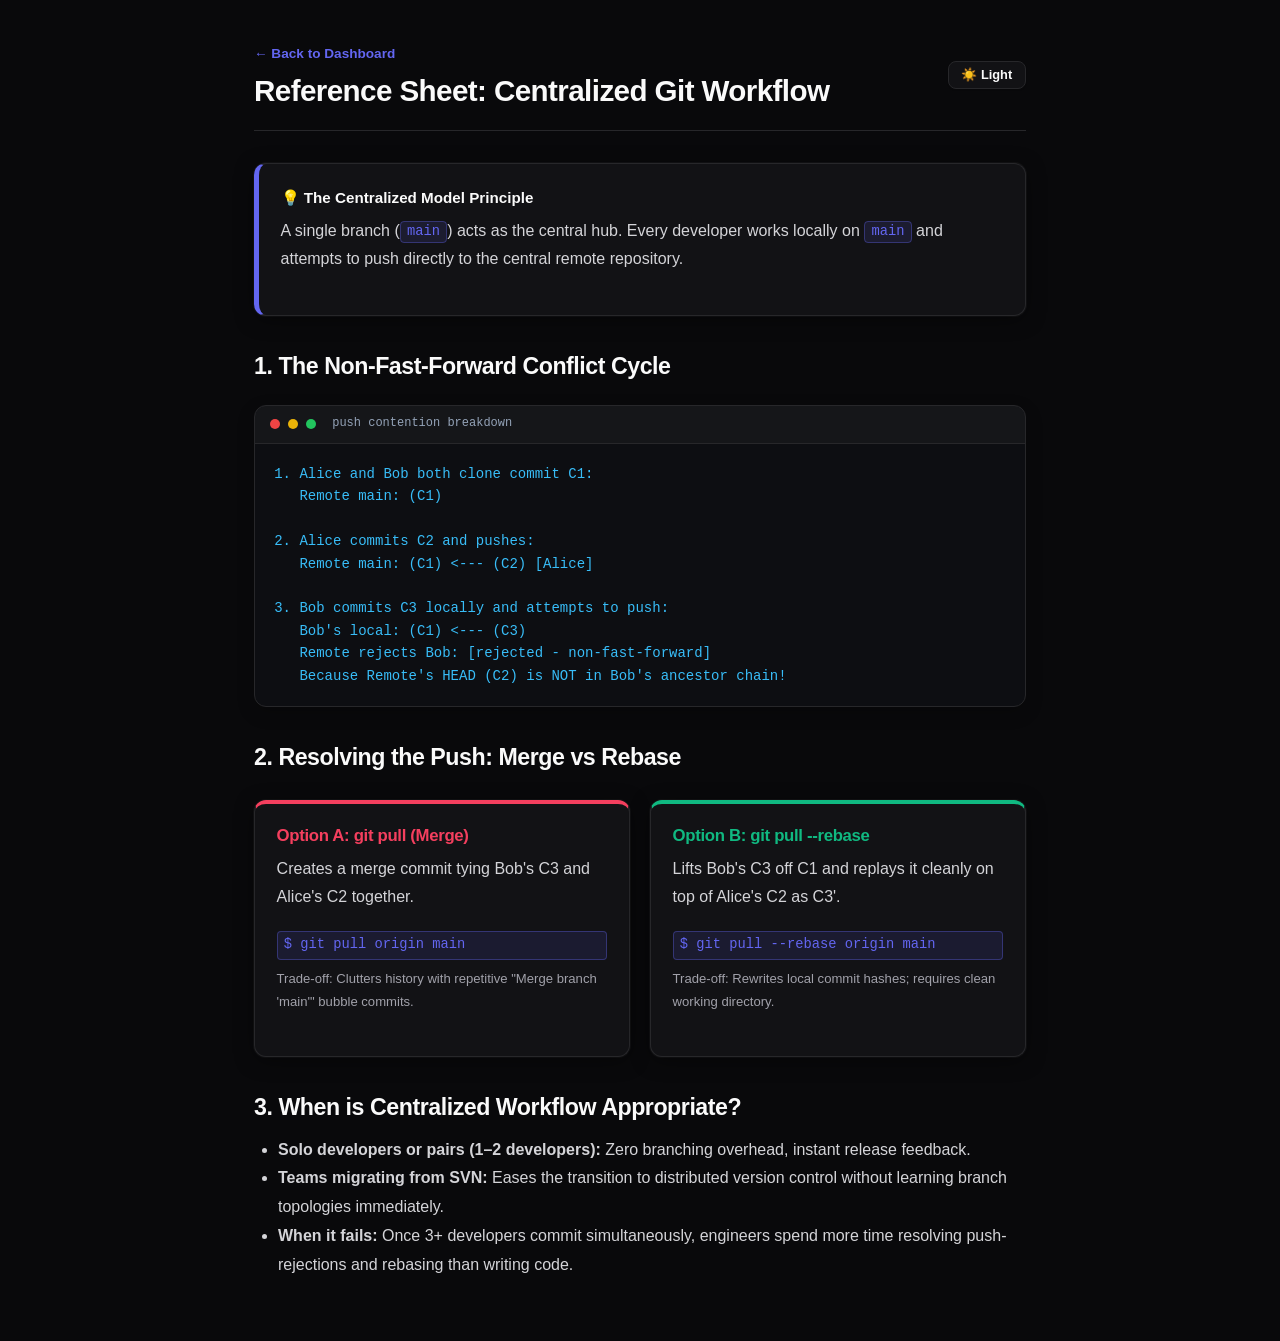
<file: reference/centralized-workflow-mechanics.html>
<!DOCTYPE html>
<html lang="en" data-theme="dark">
<head>
  <meta charset="UTF-8">
  <meta name="viewport" content="width=device-width, initial-scale=1.0">
  <title>Reference: Centralized Workflow Mechanics</title>
  <link rel="stylesheet" href="../assets/styles.css?v=2.0">
  <link rel="icon" href="data:image/svg+xml,<svg xmlns=%22http://www.w3.org/2000/svg%22 viewBox=%220 0 100 100%22><text y=%22.9em%22 font-size=%2290%22>🌿</text></svg>">
</head>
<body>
  <div class="container lesson-container">
    <div class="lesson-meta-bar">
      <div>
        <a href="../dashboard.html" style="font-size: 0.85rem; font-weight: 600;">← Back to Dashboard</a>
        <h1 style="font-size: 1.85rem; margin-top: 0.4rem;">Reference Sheet: Centralized Git Workflow</h1>
      </div>
      <button class="btn btn-sm" onclick="toggleTheme()" id="theme-toggle-btn">☀️ Light</button>
    </div>

    <div class="lesson-content">
      <div class="callout">
        <div class="callout-title">💡 The Centralized Model Principle</div>
        <p>A single branch (<code>main</code>) acts as the central hub. Every developer works locally on <code>main</code> and attempts to push directly to the central remote repository.</p>
      </div>

      <h2>1. The Non-Fast-Forward Conflict Cycle</h2>
      <div class="terminal-block">
        <div class="terminal-header">
          <span class="terminal-dot red"></span>
          <span class="terminal-dot yellow"></span>
          <span class="terminal-dot green"></span>
          <span class="terminal-title">push contention breakdown</span>
        </div>
        <div class="terminal-body">1. Alice and Bob both clone commit C1:
   Remote main: (C1)

2. Alice commits C2 and pushes:
   Remote main: (C1) <--- (C2) [Alice]

3. Bob commits C3 locally and attempts to push:
   Bob's local: (C1) <--- (C3)
   Remote rejects Bob: [rejected - non-fast-forward]
   Because Remote's HEAD (C2) is NOT in Bob's ancestor chain!</div>
      </div>

      <h2>2. Resolving the Push: Merge vs Rebase</h2>
      <div class="concept-compare">
        <div class="compare-card con">
          <h4 style="color: var(--accent-danger);">Option A: git pull (Merge)</h4>
          <p>Creates a merge commit tying Bob's C3 and Alice's C2 together.</p>
          <code style="display: block; margin: 0.5rem 0;">$ git pull origin main</code>
          <p style="font-size: 0.82rem; color: var(--text-muted);">Trade-off: Clutters history with repetitive "Merge branch 'main'" bubble commits.</p>
        </div>
        <div class="compare-card pro">
          <h4 style="color: var(--accent-success);">Option B: git pull --rebase</h4>
          <p>Lifts Bob's C3 off C1 and replays it cleanly on top of Alice's C2 as C3'.</p>
          <code style="display: block; margin: 0.5rem 0;">$ git pull --rebase origin main</code>
          <p style="font-size: 0.82rem; color: var(--text-muted);">Trade-off: Rewrites local commit hashes; requires clean working directory.</p>
        </div>
      </div>

      <h2>3. When is Centralized Workflow Appropriate?</h2>
      <ul>
        <li><strong>Solo developers or pairs (1–2 developers):</strong> Zero branching overhead, instant release feedback.</li>
        <li><strong>Teams migrating from SVN:</strong> Eases the transition to distributed version control without learning branch topologies immediately.</li>
        <li><strong>When it fails:</strong> Once 3+ developers commit simultaneously, engineers spend more time resolving push-rejections and rebasing than writing code.</li>
      </ul>
    </div>
  </div>
  <script src="../assets/app.js?v=2.0"></script>
</body>
</html>
</file>
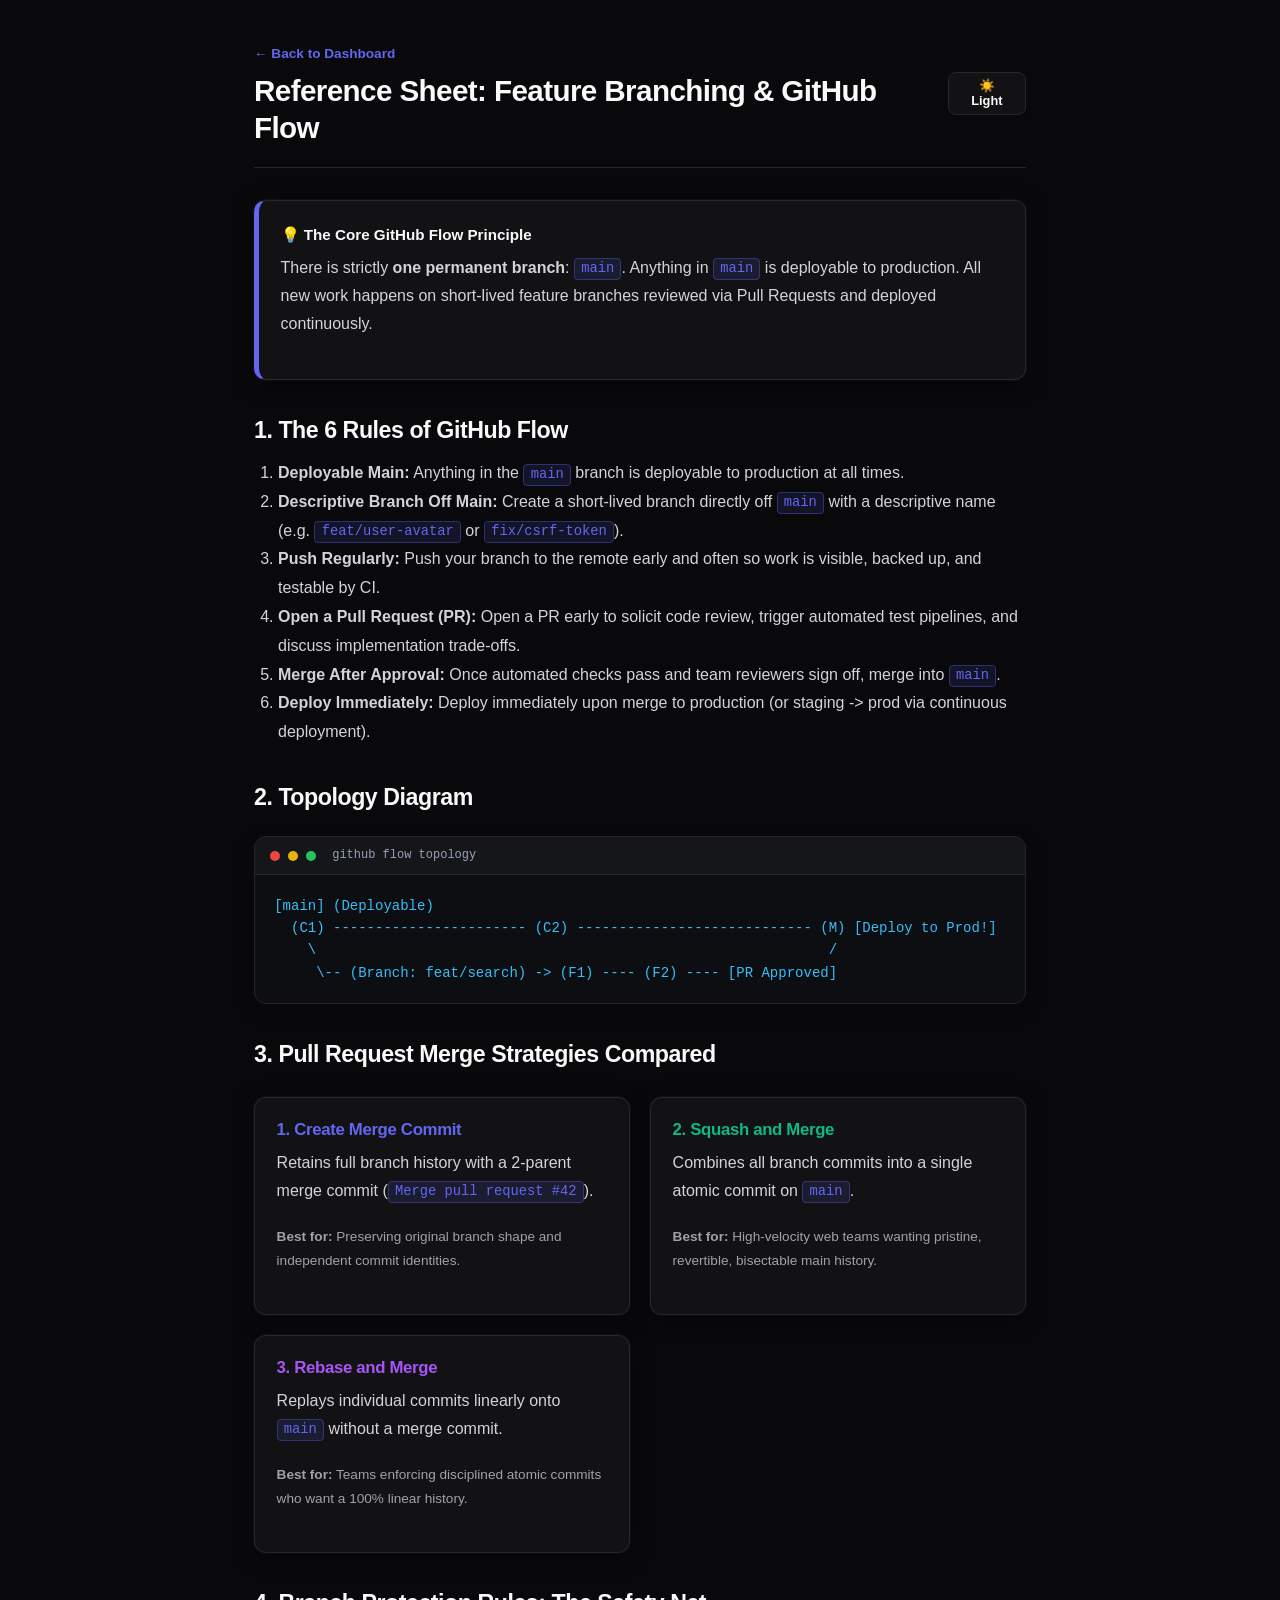
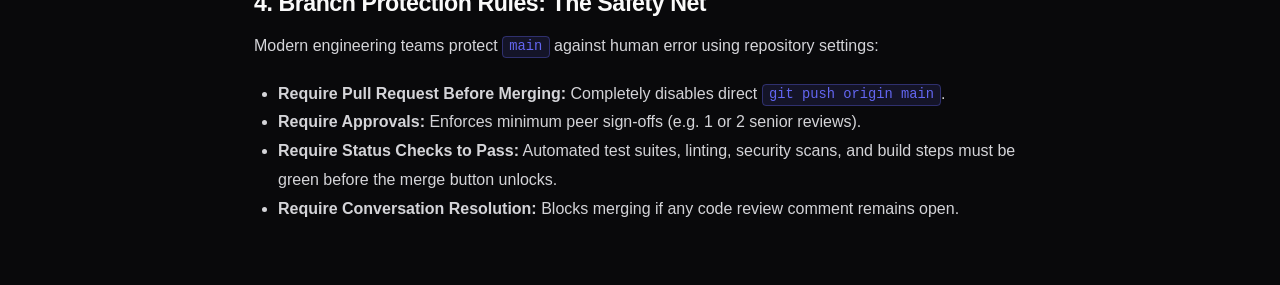
<file: reference/feature-branching-and-github-flow.html>
<!DOCTYPE html>
<html lang="en" data-theme="dark">
<head>
  <meta charset="UTF-8">
  <meta name="viewport" content="width=device-width, initial-scale=1.0">
  <title>Reference: Feature Branching & GitHub Flow</title>
  <link rel="stylesheet" href="../assets/styles.css?v=2.0">
  <link rel="icon" href="data:image/svg+xml,<svg xmlns=%22http://www.w3.org/2000/svg%22 viewBox=%220 0 100 100%22><text y=%22.9em%22 font-size=%2290%22>🌿</text></svg>">
</head>
<body>
  <div class="container lesson-container">
    <div class="lesson-meta-bar">
      <div>
        <a href="../dashboard.html" style="font-size: 0.85rem; font-weight: 600;">← Back to Dashboard</a>
        <h1 style="font-size: 1.85rem; margin-top: 0.4rem;">Reference Sheet: Feature Branching & GitHub Flow</h1>
      </div>
      <button class="btn btn-sm" onclick="toggleTheme()" id="theme-toggle-btn">☀️ Light</button>
    </div>

    <div class="lesson-content">
      <div class="callout">
        <div class="callout-title">💡 The Core GitHub Flow Principle</div>
        <p>There is strictly <strong>one permanent branch</strong>: <code>main</code>. Anything in <code>main</code> is deployable to production. All new work happens on short-lived feature branches reviewed via Pull Requests and deployed continuously.</p>
      </div>

      <h2>1. The 6 Rules of GitHub Flow</h2>
      <ol style="padding-left: 1.5rem; line-height: 1.8; margin-bottom: 1.5rem;">
        <li><strong>Deployable Main:</strong> Anything in the <code>main</code> branch is deployable to production at all times.</li>
        <li><strong>Descriptive Branch Off Main:</strong> Create a short-lived branch directly off <code>main</code> with a descriptive name (e.g. <code>feat/user-avatar</code> or <code>fix/csrf-token</code>).</li>
        <li><strong>Push Regularly:</strong> Push your branch to the remote early and often so work is visible, backed up, and testable by CI.</li>
        <li><strong>Open a Pull Request (PR):</strong> Open a PR early to solicit code review, trigger automated test pipelines, and discuss implementation trade-offs.</li>
        <li><strong>Merge After Approval:</strong> Once automated checks pass and team reviewers sign off, merge into <code>main</code>.</li>
        <li><strong>Deploy Immediately:</strong> Deploy immediately upon merge to production (or staging -> prod via continuous deployment).</li>
      </ol>

      <h2>2. Topology Diagram</h2>
      <div class="terminal-block">
        <div class="terminal-header">
          <span class="terminal-dot red"></span>
          <span class="terminal-dot yellow"></span>
          <span class="terminal-dot green"></span>
          <span class="terminal-title">github flow topology</span>
        </div>
        <div class="terminal-body">[main] (Deployable)
  (C1) ----------------------- (C2) ---------------------------- (M) [Deploy to Prod!]
    \                                                             /
     \-- (Branch: feat/search) -> (F1) ---- (F2) ---- [PR Approved]</div>
      </div>

      <h2>3. Pull Request Merge Strategies Compared</h2>
      <div class="concept-compare">
        <div class="compare-card">
          <h4 style="color: var(--accent-primary);">1. Create Merge Commit</h4>
          <p>Retains full branch history with a 2-parent merge commit (<code>Merge pull request #42</code>).</p>
          <p style="margin-top: 0.5rem; font-size: 0.85rem; color: var(--text-muted);"><strong>Best for:</strong> Preserving original branch shape and independent commit identities.</p>
        </div>
        <div class="compare-card">
          <h4 style="color: var(--accent-success);">2. Squash and Merge</h4>
          <p>Combines all branch commits into a single atomic commit on <code>main</code>.</p>
          <p style="margin-top: 0.5rem; font-size: 0.85rem; color: var(--text-muted);"><strong>Best for:</strong> High-velocity web teams wanting pristine, revertible, bisectable main history.</p>
        </div>
        <div class="compare-card">
          <h4 style="color: var(--accent-purple);">3. Rebase and Merge</h4>
          <p>Replays individual commits linearly onto <code>main</code> without a merge commit.</p>
          <p style="margin-top: 0.5rem; font-size: 0.85rem; color: var(--text-muted);"><strong>Best for:</strong> Teams enforcing disciplined atomic commits who want a 100% linear history.</p>
        </div>
      </div>

      <h2>4. Branch Protection Rules: The Safety Net</h2>
      <p>Modern engineering teams protect <code>main</code> against human error using repository settings:</p>
      <ul>
        <li><strong>Require Pull Request Before Merging:</strong> Completely disables direct <code>git push origin main</code>.</li>
        <li><strong>Require Approvals:</strong> Enforces minimum peer sign-offs (e.g. 1 or 2 senior reviews).</li>
        <li><strong>Require Status Checks to Pass:</strong> Automated test suites, linting, security scans, and build steps must be green before the merge button unlocks.</li>
        <li><strong>Require Conversation Resolution:</strong> Blocks merging if any code review comment remains open.</li>
      </ul>
    </div>
  </div>
  <script src="../assets/app.js?v=2.0"></script>
</body>
</html>
</file>
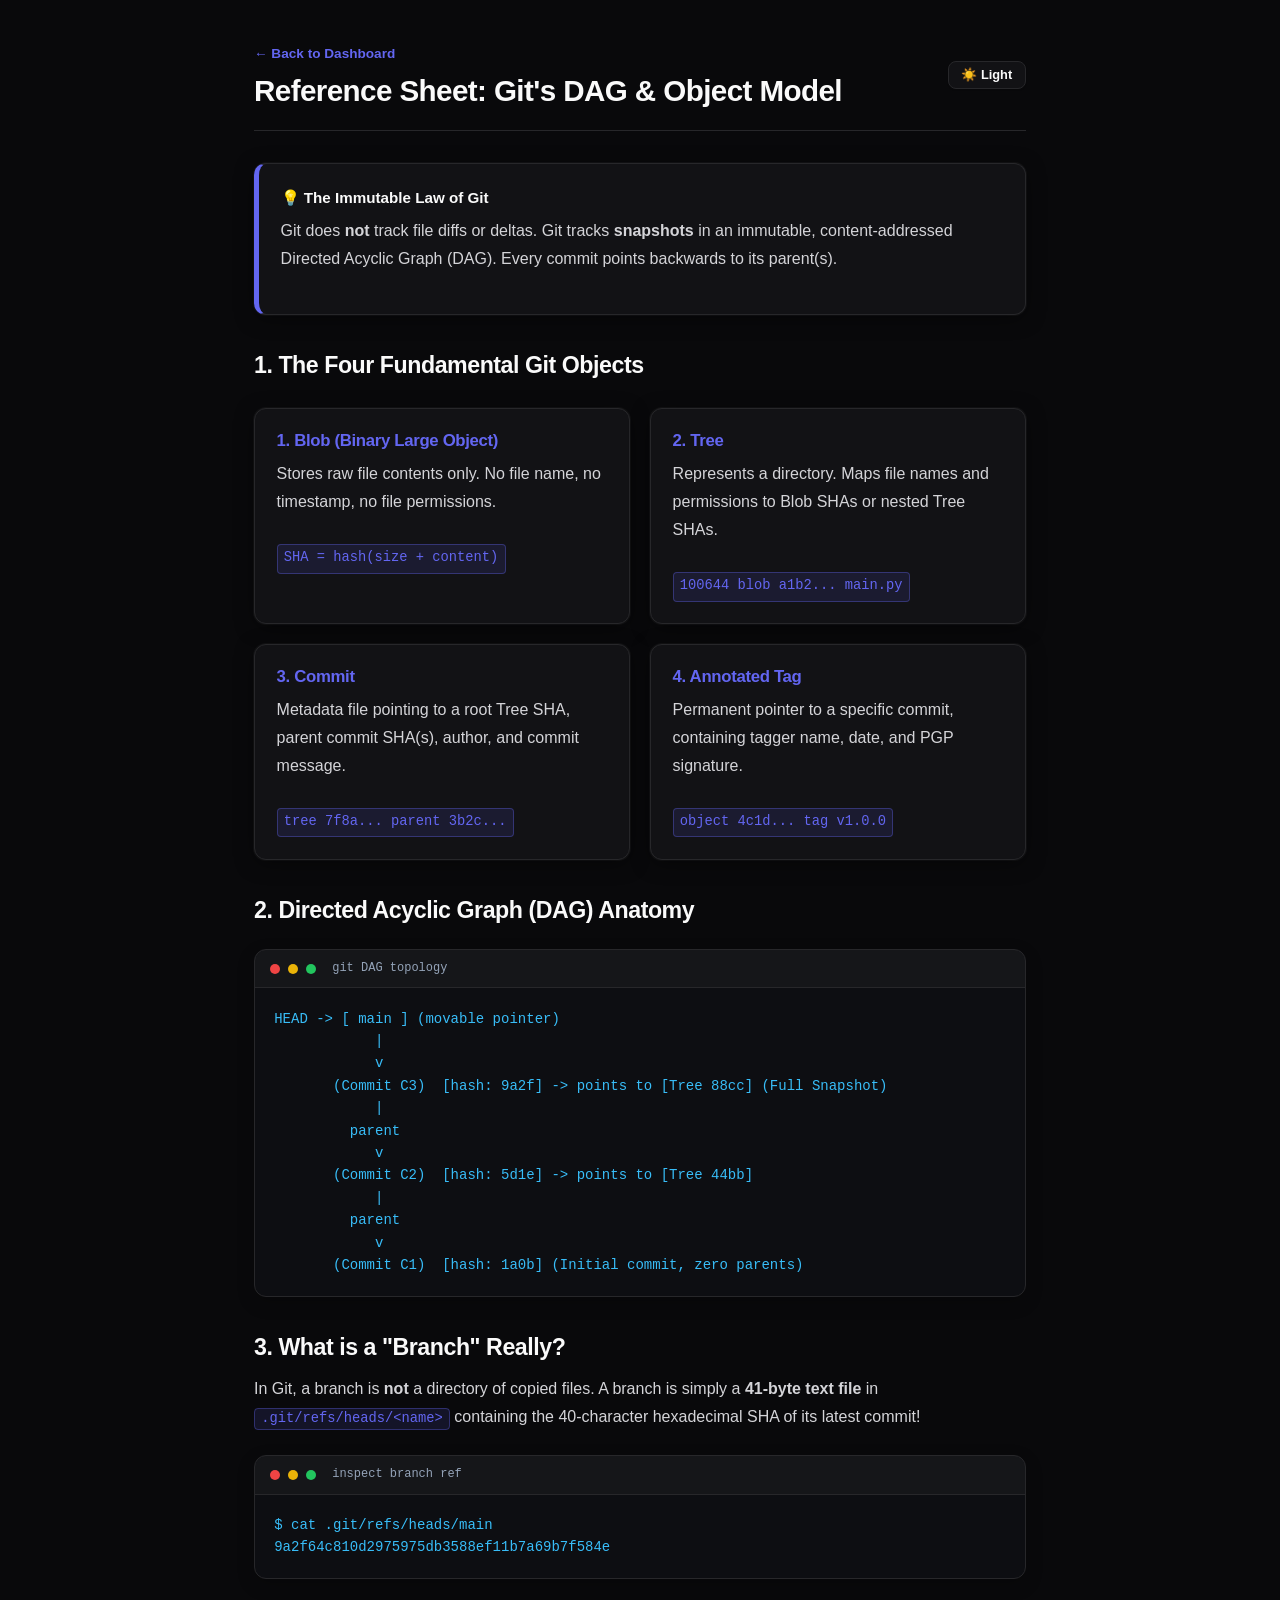
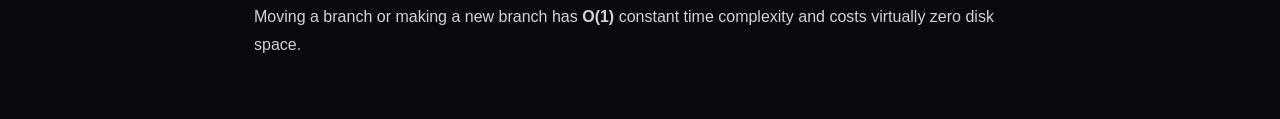
<file: reference/git-dag-and-object-model.html>
<!DOCTYPE html>
<html lang="en" data-theme="dark">
<head>
  <meta charset="UTF-8">
  <meta name="viewport" content="width=device-width, initial-scale=1.0">
  <title>Reference: Git DAG & Object Model Architecture</title>
  <link rel="stylesheet" href="../assets/styles.css?v=2.0">
  <link rel="icon" href="data:image/svg+xml,<svg xmlns=%22http://www.w3.org/2000/svg%22 viewBox=%220 0 100 100%22><text y=%22.9em%22 font-size=%2290%22>🌿</text></svg>">
</head>
<body>
  <div class="container lesson-container">
    <div class="lesson-meta-bar">
      <div>
        <a href="../dashboard.html" style="font-size: 0.85rem; font-weight: 600;">← Back to Dashboard</a>
        <h1 style="font-size: 1.85rem; margin-top: 0.4rem;">Reference Sheet: Git's DAG & Object Model</h1>
      </div>
      <button class="btn btn-sm" onclick="toggleTheme()" id="theme-toggle-btn">☀️ Light</button>
    </div>

    <div class="lesson-content">
      <div class="callout">
        <div class="callout-title">💡 The Immutable Law of Git</div>
        <p>Git does <strong>not</strong> track file diffs or deltas. Git tracks <strong>snapshots</strong> in an immutable, content-addressed Directed Acyclic Graph (DAG). Every commit points backwards to its parent(s).</p>
      </div>

      <h2>1. The Four Fundamental Git Objects</h2>
      <div class="concept-compare">
        <div class="compare-card">
          <h4 style="color: var(--accent-primary);">1. Blob (Binary Large Object)</h4>
          <p>Stores raw file contents only. No file name, no timestamp, no file permissions.</p>
          <code style="display: inline-block; margin-top: 0.5rem;">SHA = hash(size + content)</code>
        </div>
        <div class="compare-card">
          <h4 style="color: var(--accent-primary);">2. Tree</h4>
          <p>Represents a directory. Maps file names and permissions to Blob SHAs or nested Tree SHAs.</p>
          <code style="display: inline-block; margin-top: 0.5rem;">100644 blob a1b2... main.py</code>
        </div>
        <div class="compare-card">
          <h4 style="color: var(--accent-primary);">3. Commit</h4>
          <p>Metadata file pointing to a root Tree SHA, parent commit SHA(s), author, and commit message.</p>
          <code style="display: inline-block; margin-top: 0.5rem;">tree 7f8a... parent 3b2c...</code>
        </div>
        <div class="compare-card">
          <h4 style="color: var(--accent-primary);">4. Annotated Tag</h4>
          <p>Permanent pointer to a specific commit, containing tagger name, date, and PGP signature.</p>
          <code style="display: inline-block; margin-top: 0.5rem;">object 4c1d... tag v1.0.0</code>
        </div>
      </div>

      <h2>2. Directed Acyclic Graph (DAG) Anatomy</h2>
      <div class="terminal-block">
        <div class="terminal-header">
          <span class="terminal-dot red"></span>
          <span class="terminal-dot yellow"></span>
          <span class="terminal-dot green"></span>
          <span class="terminal-title">git DAG topology</span>
        </div>
        <div class="terminal-body">HEAD -> [ main ] (movable pointer)
            |
            v
       (Commit C3)  [hash: 9a2f] -> points to [Tree 88cc] (Full Snapshot)
            |
         parent
            v
       (Commit C2)  [hash: 5d1e] -> points to [Tree 44bb]
            |
         parent
            v
       (Commit C1)  [hash: 1a0b] (Initial commit, zero parents)</div>
      </div>

      <h2>3. What is a "Branch" Really?</h2>
      <p>In Git, a branch is <strong>not</strong> a directory of copied files. A branch is simply a <strong>41-byte text file</strong> in <code>.git/refs/heads/&lt;name&gt;</code> containing the 40-character hexadecimal SHA of its latest commit!</p>
      
      <div class="terminal-block">
        <div class="terminal-header">
          <span class="terminal-dot red"></span>
          <span class="terminal-dot yellow"></span>
          <span class="terminal-dot green"></span>
          <span class="terminal-title">inspect branch ref</span>
        </div>
        <div class="terminal-body">$ cat .git/refs/heads/main
9a2f64c810d2975975db3588ef11b7a69b7f584e</div>
      </div>

      <p>Moving a branch or making a new branch has <strong>O(1)</strong> constant time complexity and costs virtually zero disk space.</p>
    </div>
  </div>
  <script src="../assets/app.js?v=2.0"></script>
</body>
</html>
</file>
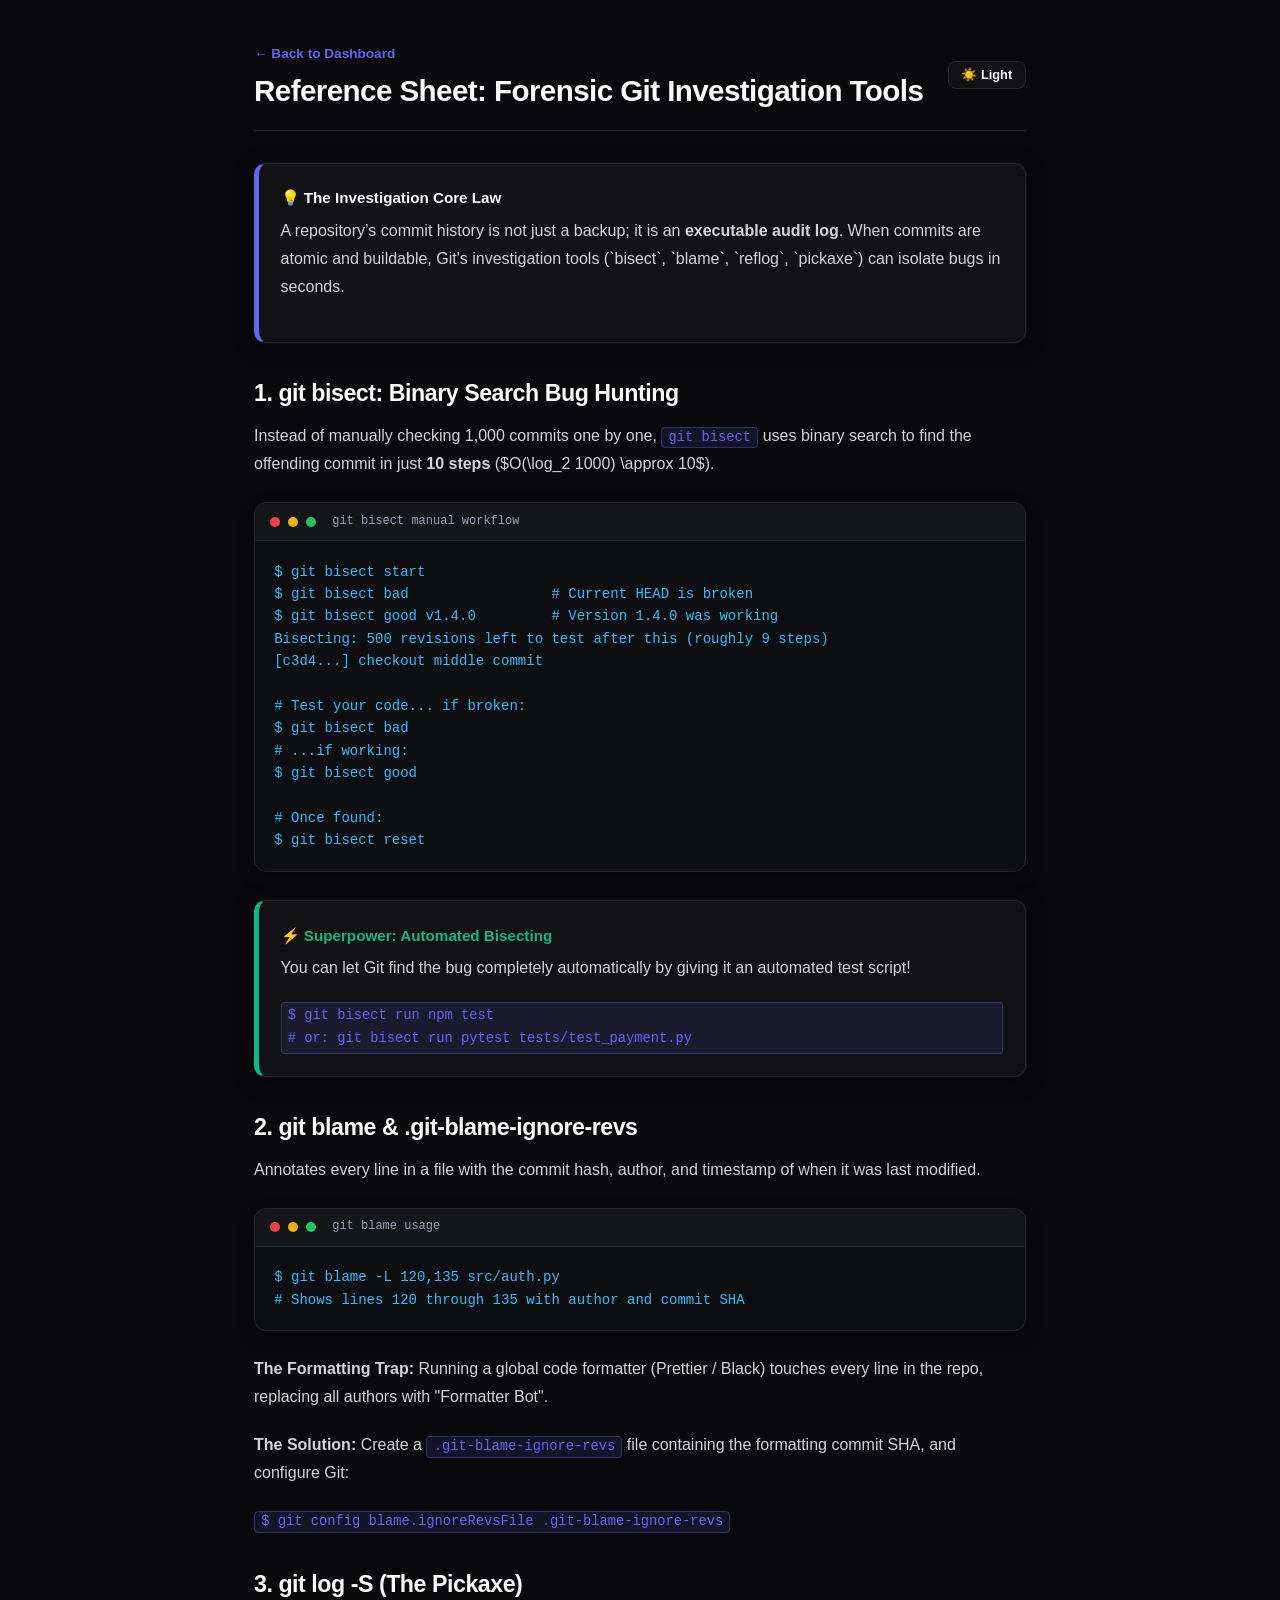
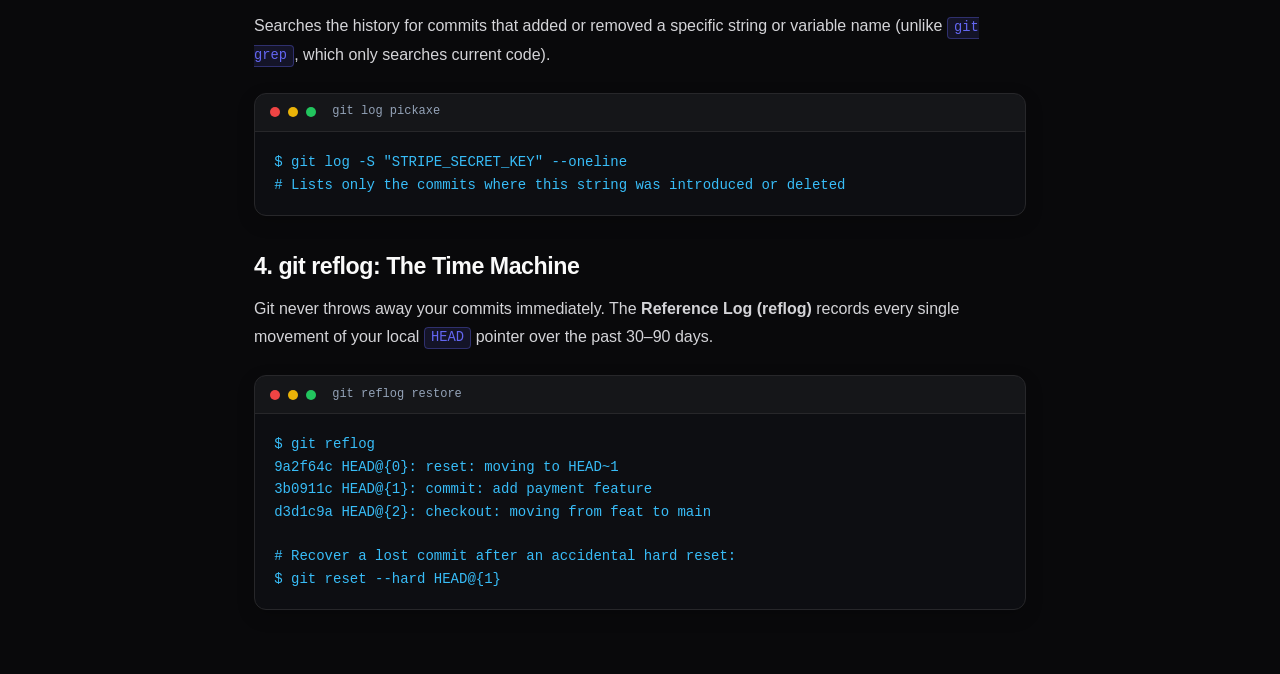
<file: reference/git-investigation-tools.html>
<!DOCTYPE html>
<html lang="en" data-theme="dark">
<head>
  <meta charset="UTF-8">
  <meta name="viewport" content="width=device-width, initial-scale=1.0">
  <title>Reference: Forensic Git Investigation Tools</title>
  <link rel="stylesheet" href="../assets/styles.css?v=2.0">
  <link rel="icon" href="data:image/svg+xml,<svg xmlns=%22http://www.w3.org/2000/svg%22 viewBox=%220 0 100 100%22><text y=%22.9em%22 font-size=%2290%22>🌿</text></svg>">
</head>
<body>
  <div class="container lesson-container">
    <div class="lesson-meta-bar">
      <div>
        <a href="../dashboard.html" style="font-size: 0.85rem; font-weight: 600;">← Back to Dashboard</a>
        <h1 style="font-size: 1.85rem; margin-top: 0.4rem;">Reference Sheet: Forensic Git Investigation Tools</h1>
      </div>
      <button class="btn btn-sm" onclick="toggleTheme()" id="theme-toggle-btn">☀️ Light</button>
    </div>

    <div class="lesson-content">
      <div class="callout">
        <div class="callout-title">💡 The Investigation Core Law</div>
        <p>A repository’s commit history is not just a backup; it is an <strong>executable audit log</strong>. When commits are atomic and buildable, Git's investigation tools (`bisect`, `blame`, `reflog`, `pickaxe`) can isolate bugs in seconds.</p>
      </div>

      <h2>1. git bisect: Binary Search Bug Hunting</h2>
      <p>Instead of manually checking 1,000 commits one by one, <code>git bisect</code> uses binary search to find the offending commit in just <strong>10 steps</strong> ($O(\log_2 1000) \approx 10$).</p>

      <div class="terminal-block">
        <div class="terminal-header">
          <span class="terminal-dot red"></span>
          <span class="terminal-dot yellow"></span>
          <span class="terminal-dot green"></span>
          <span class="terminal-title">git bisect manual workflow</span>
        </div>
        <div class="terminal-body">$ git bisect start
$ git bisect bad                 # Current HEAD is broken
$ git bisect good v1.4.0         # Version 1.4.0 was working
Bisecting: 500 revisions left to test after this (roughly 9 steps)
[c3d4...] checkout middle commit

# Test your code... if broken:
$ git bisect bad
# ...if working:
$ git bisect good

# Once found:
$ git bisect reset</div>
      </div>

      <div class="callout" style="border-left-color: var(--accent-success);">
        <div class="callout-title" style="color: var(--accent-success);">⚡ Superpower: Automated Bisecting</div>
        <p>You can let Git find the bug completely automatically by giving it an automated test script!</p>
        <code style="display: block; margin-top: 0.5rem;">$ git bisect run npm test<br># or: git bisect run pytest tests/test_payment.py</code>
      </div>

      <h2>2. git blame & .git-blame-ignore-revs</h2>
      <p>Annotates every line in a file with the commit hash, author, and timestamp of when it was last modified.</p>
      
      <div class="terminal-block">
        <div class="terminal-header">
          <span class="terminal-dot red"></span>
          <span class="terminal-dot yellow"></span>
          <span class="terminal-dot green"></span>
          <span class="terminal-title">git blame usage</span>
        </div>
        <div class="terminal-body">$ git blame -L 120,135 src/auth.py
# Shows lines 120 through 135 with author and commit SHA</div>
      </div>

      <p><strong>The Formatting Trap:</strong> Running a global code formatter (Prettier / Black) touches every line in the repo, replacing all authors with "Formatter Bot".</p>
      <p><strong>The Solution:</strong> Create a <code>.git-blame-ignore-revs</code> file containing the formatting commit SHA, and configure Git:</p>
      <code>$ git config blame.ignoreRevsFile .git-blame-ignore-revs</code>

      <h2>3. git log -S (The Pickaxe)</h2>
      <p>Searches the history for commits that added or removed a specific string or variable name (unlike <code>git grep</code>, which only searches current code).</p>
      <div class="terminal-block">
        <div class="terminal-header">
          <span class="terminal-dot red"></span>
          <span class="terminal-dot yellow"></span>
          <span class="terminal-dot green"></span>
          <span class="terminal-title">git log pickaxe</span>
        </div>
        <div class="terminal-body">$ git log -S "STRIPE_SECRET_KEY" --oneline
# Lists only the commits where this string was introduced or deleted</div>
      </div>

      <h2>4. git reflog: The Time Machine</h2>
      <p>Git never throws away your commits immediately. The <strong>Reference Log (reflog)</strong> records every single movement of your local <code>HEAD</code> pointer over the past 30–90 days.</p>
      <div class="terminal-block">
        <div class="terminal-header">
          <span class="terminal-dot red"></span>
          <span class="terminal-dot yellow"></span>
          <span class="terminal-dot green"></span>
          <span class="terminal-title">git reflog restore</span>
        </div>
        <div class="terminal-body">$ git reflog
9a2f64c HEAD@{0}: reset: moving to HEAD~1
3b0911c HEAD@{1}: commit: add payment feature
d3d1c9a HEAD@{2}: checkout: moving from feat to main

# Recover a lost commit after an accidental hard reset:
$ git reset --hard HEAD@{1}</div>
      </div>
    </div>
  </div>
  <script src="../assets/app.js?v=2.0"></script>
</body>
</html>
</file>
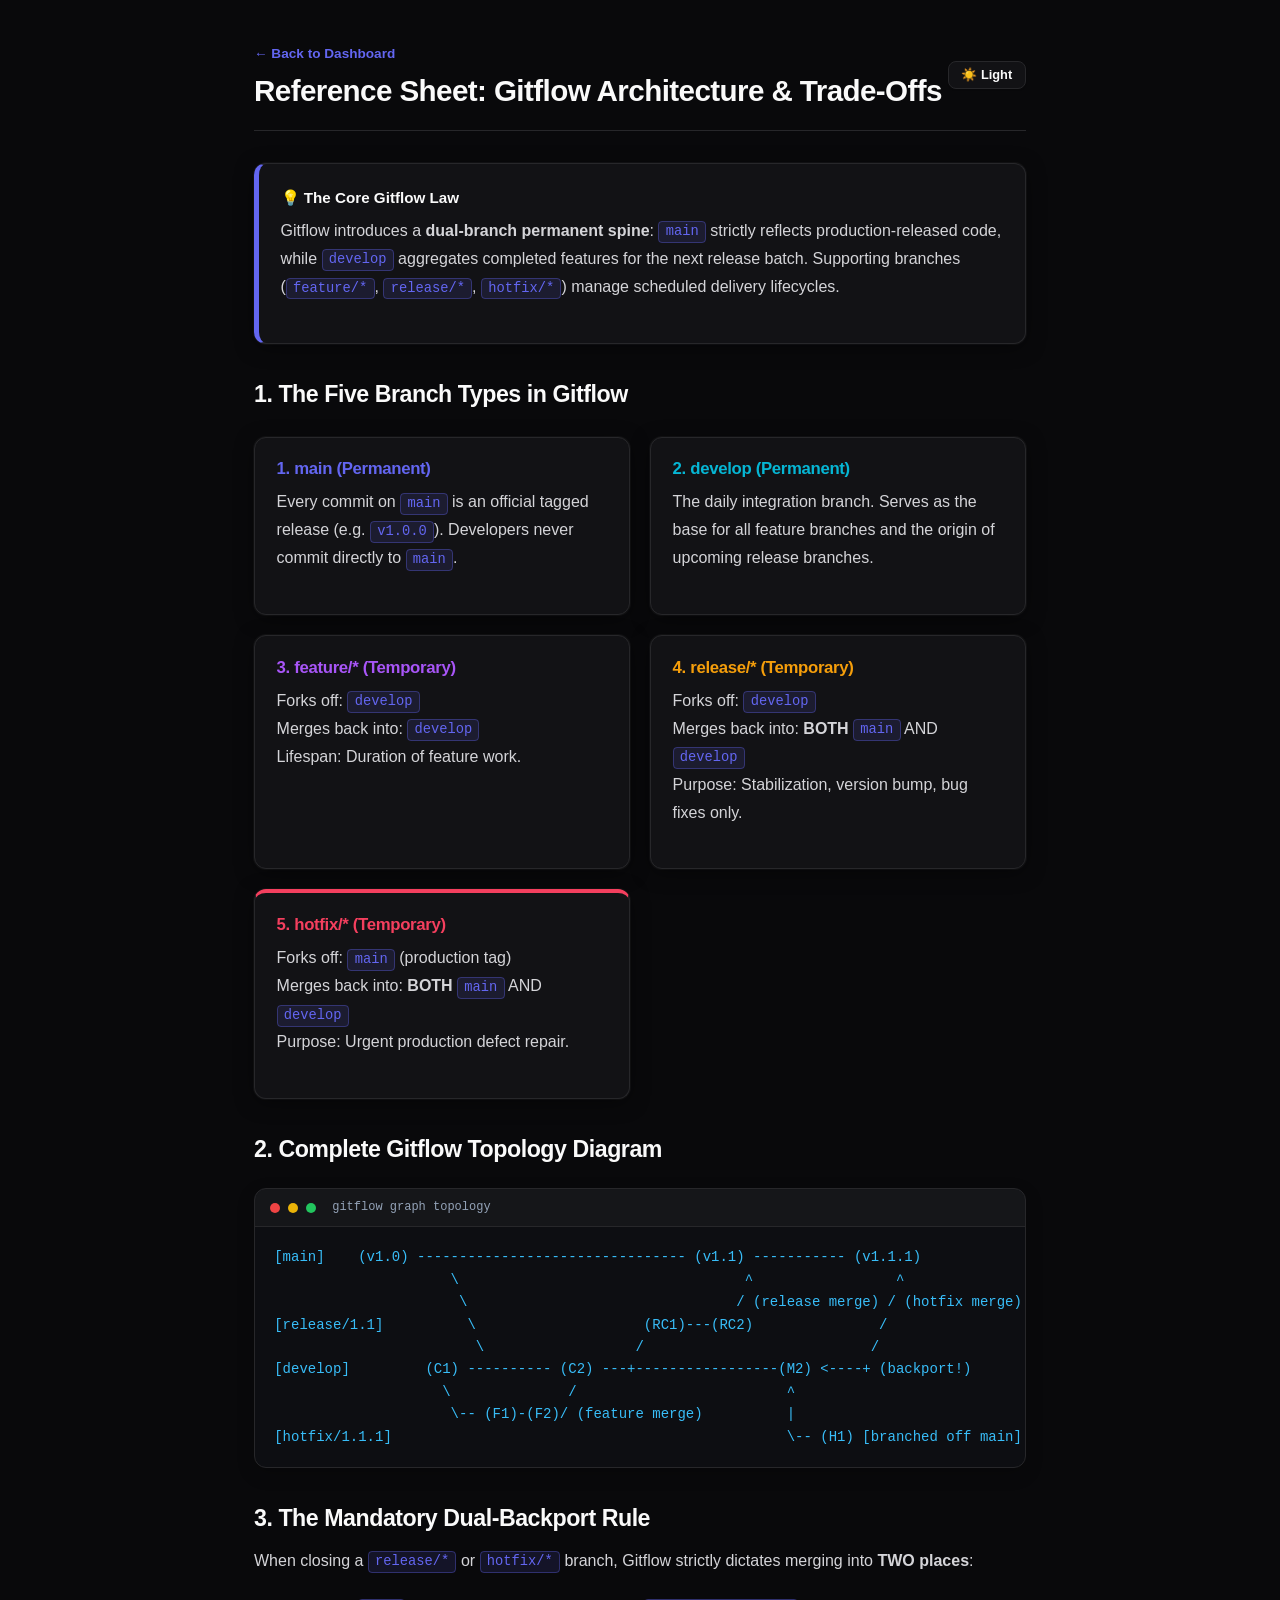
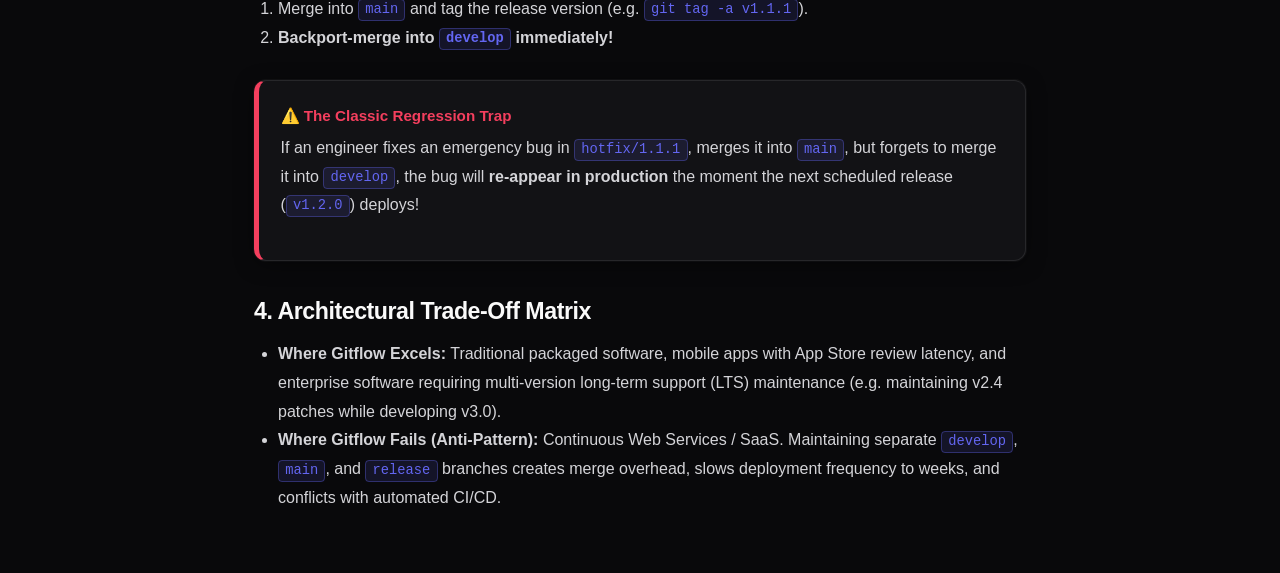
<file: reference/gitflow-architecture-and-tradeoffs.html>
<!DOCTYPE html>
<html lang="en" data-theme="dark">
<head>
  <meta charset="UTF-8">
  <meta name="viewport" content="width=device-width, initial-scale=1.0">
  <title>Reference: Gitflow Architecture & Trade-Offs</title>
  <link rel="stylesheet" href="../assets/styles.css?v=2.2">
  <link rel="icon" href="data:image/svg+xml,<svg xmlns=%22http://www.w3.org/2000/svg%22 viewBox=%220 0 100 100%22><text y=%22.9em%22 font-size=%2290%22>🌿</text></svg>">
</head>
<body>
  <div class="container lesson-container">
    <div class="lesson-meta-bar">
      <div>
        <a href="../dashboard.html" style="font-size: 0.85rem; font-weight: 600;">← Back to Dashboard</a>
        <h1 style="font-size: 1.85rem; margin-top: 0.4rem;">Reference Sheet: Gitflow Architecture & Trade-Offs</h1>
      </div>
      <button class="btn btn-sm" onclick="toggleTheme()" id="theme-toggle-btn">☀️ Light</button>
    </div>

    <div class="lesson-content">
      <div class="callout">
        <div class="callout-title">💡 The Core Gitflow Law</div>
        <p>Gitflow introduces a <strong>dual-branch permanent spine</strong>: <code>main</code> strictly reflects production-released code, while <code>develop</code> aggregates completed features for the next release batch. Supporting branches (<code>feature/*</code>, <code>release/*</code>, <code>hotfix/*</code>) manage scheduled delivery lifecycles.</p>
      </div>

      <h2>1. The Five Branch Types in Gitflow</h2>
      <div class="concept-compare">
        <div class="compare-card">
          <h4 style="color: var(--accent-primary);">1. main (Permanent)</h4>
          <p>Every commit on <code>main</code> is an official tagged release (e.g. <code>v1.0.0</code>). Developers never commit directly to <code>main</code>.</p>
        </div>
        <div class="compare-card">
          <h4 style="color: var(--accent-cyan);">2. develop (Permanent)</h4>
          <p>The daily integration branch. Serves as the base for all feature branches and the origin of upcoming release branches.</p>
        </div>
        <div class="compare-card">
          <h4 style="color: var(--accent-purple);">3. feature/* (Temporary)</h4>
          <p>Forks off: <code>develop</code><br>Merges back into: <code>develop</code><br>Lifespan: Duration of feature work.</p>
        </div>
        <div class="compare-card">
          <h4 style="color: var(--accent-warning);">4. release/* (Temporary)</h4>
          <p>Forks off: <code>develop</code><br>Merges back into: <strong>BOTH</strong> <code>main</code> AND <code>develop</code><br>Purpose: Stabilization, version bump, bug fixes only.</p>
        </div>
        <div class="compare-card con">
          <h4 style="color: var(--accent-danger);">5. hotfix/* (Temporary)</h4>
          <p>Forks off: <code>main</code> (production tag)<br>Merges back into: <strong>BOTH</strong> <code>main</code> AND <code>develop</code><br>Purpose: Urgent production defect repair.</p>
        </div>
      </div>

      <h2>2. Complete Gitflow Topology Diagram</h2>
      <div class="terminal-block">
        <div class="terminal-header">
          <span class="terminal-dot red"></span>
          <span class="terminal-dot yellow"></span>
          <span class="terminal-dot green"></span>
          <span class="terminal-title">gitflow graph topology</span>
        </div>
        <div class="terminal-body">[main]    (v1.0) -------------------------------- (v1.1) ----------- (v1.1.1)
                     \                                  ^                 ^
                      \                                / (release merge) / (hotfix merge)
[release/1.1]          \                    (RC1)---(RC2)               /
                        \                  /                           /
[develop]         (C1) ---------- (C2) ---+-----------------(M2) <----+ (backport!)
                    \              /                         ^
                     \-- (F1)-(F2)/ (feature merge)          |
[hotfix/1.1.1]                                               \-- (H1) [branched off main]</div>
      </div>

      <h2>3. The Mandatory Dual-Backport Rule</h2>
      <p>When closing a <code>release/*</code> or <code>hotfix/*</code> branch, Gitflow strictly dictates merging into <strong>TWO places</strong>:</p>
      <ol style="padding-left: 1.5rem; line-height: 1.8; margin-bottom: 1.5rem;">
        <li>Merge into <code>main</code> and tag the release version (e.g. <code>git tag -a v1.1.1</code>).</li>
        <li><strong>Backport-merge into <code>develop</code> immediately!</strong></li>
      </ol>
      <div class="callout" style="border-left-color: var(--accent-danger);">
        <div class="callout-title" style="color: var(--accent-danger);">⚠️ The Classic Regression Trap</div>
        <p>If an engineer fixes an emergency bug in <code>hotfix/1.1.1</code>, merges it into <code>main</code>, but forgets to merge it into <code>develop</code>, the bug will <strong>re-appear in production</strong> the moment the next scheduled release (<code>v1.2.0</code>) deploys!</p>
      </div>

      <h2>4. Architectural Trade-Off Matrix</h2>
      <ul style="padding-left: 1.5rem; line-height: 1.8;">
        <li><strong>Where Gitflow Excels:</strong> Traditional packaged software, mobile apps with App Store review latency, and enterprise software requiring multi-version long-term support (LTS) maintenance (e.g. maintaining v2.4 patches while developing v3.0).</li>
        <li><strong>Where Gitflow Fails (Anti-Pattern):</strong> Continuous Web Services / SaaS. Maintaining separate <code>develop</code>, <code>main</code>, and <code>release</code> branches creates merge overhead, slows deployment frequency to weeks, and conflicts with automated CI/CD.</li>
      </ul>
    </div>
  </div>
  <script src="../assets/app.js?v=2.2"></script>
</body>
</html>
</file>
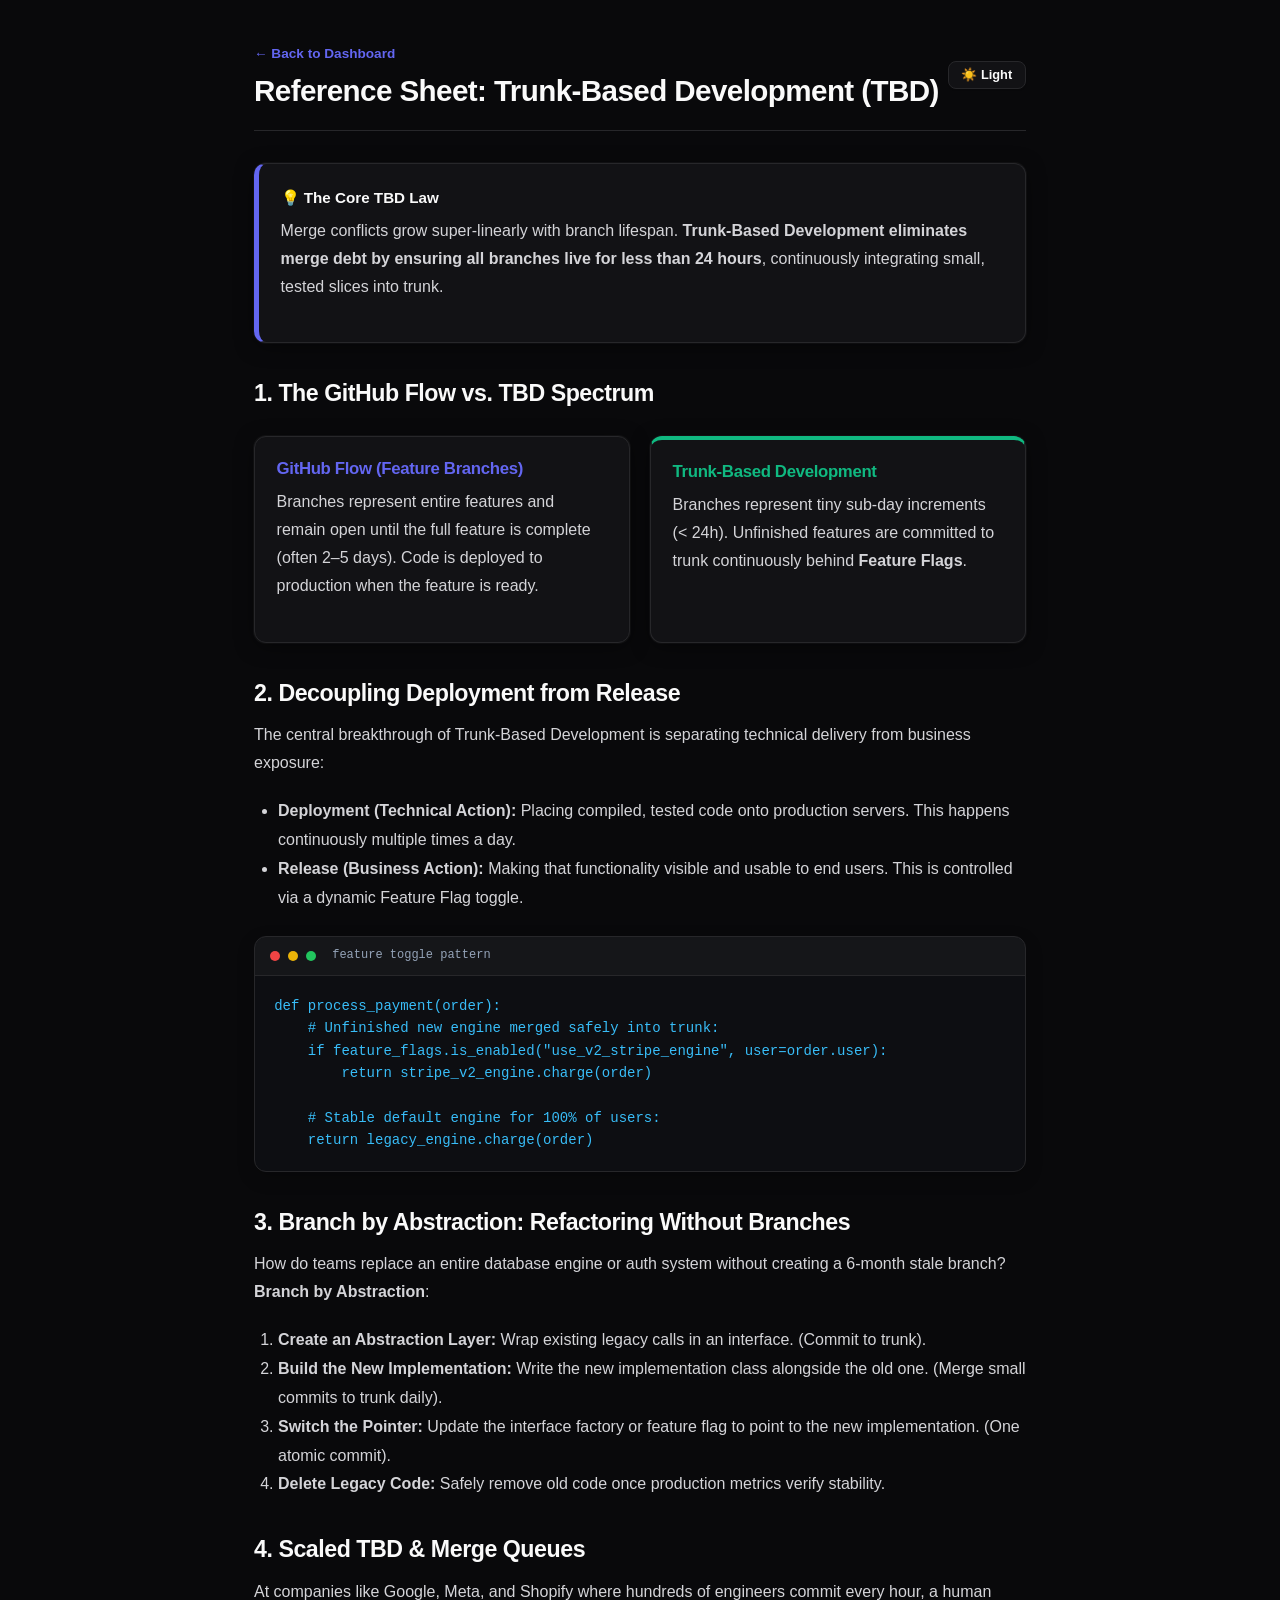
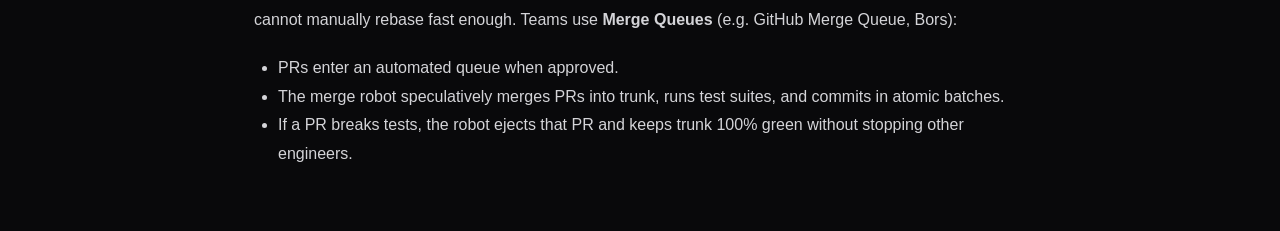
<file: reference/trunk-based-development.html>
<!DOCTYPE html>
<html lang="en" data-theme="dark">
<head>
  <meta charset="UTF-8">
  <meta name="viewport" content="width=device-width, initial-scale=1.0">
  <title>Reference: Trunk-Based Development (TBD) Architecture</title>
  <link rel="stylesheet" href="../assets/styles.css?v=2.0">
  <link rel="icon" href="data:image/svg+xml,<svg xmlns=%22http://www.w3.org/2000/svg%22 viewBox=%220 0 100 100%22><text y=%22.9em%22 font-size=%2290%22>🌿</text></svg>">
</head>
<body>
  <div class="container lesson-container">
    <div class="lesson-meta-bar">
      <div>
        <a href="../dashboard.html" style="font-size: 0.85rem; font-weight: 600;">← Back to Dashboard</a>
        <h1 style="font-size: 1.85rem; margin-top: 0.4rem;">Reference Sheet: Trunk-Based Development (TBD)</h1>
      </div>
      <button class="btn btn-sm" onclick="toggleTheme()" id="theme-toggle-btn">☀️ Light</button>
    </div>

    <div class="lesson-content">
      <div class="callout">
        <div class="callout-title">💡 The Core TBD Law</div>
        <p>Merge conflicts grow super-linearly with branch lifespan. <strong>Trunk-Based Development eliminates merge debt by ensuring all branches live for less than 24 hours</strong>, continuously integrating small, tested slices into trunk.</p>
      </div>

      <h2>1. The GitHub Flow vs. TBD Spectrum</h2>
      <div class="concept-compare">
        <div class="compare-card">
          <h4 style="color: var(--accent-primary);">GitHub Flow (Feature Branches)</h4>
          <p>Branches represent entire features and remain open until the full feature is complete (often 2–5 days). Code is deployed to production when the feature is ready.</p>
        </div>
        <div class="compare-card pro">
          <h4 style="color: var(--accent-success);">Trunk-Based Development</h4>
          <p>Branches represent tiny sub-day increments (&lt; 24h). Unfinished features are committed to trunk continuously behind <strong>Feature Flags</strong>.</p>
        </div>
      </div>

      <h2>2. Decoupling Deployment from Release</h2>
      <p>The central breakthrough of Trunk-Based Development is separating technical delivery from business exposure:</p>
      <ul>
        <li><strong>Deployment (Technical Action):</strong> Placing compiled, tested code onto production servers. This happens continuously multiple times a day.</li>
        <li><strong>Release (Business Action):</strong> Making that functionality visible and usable to end users. This is controlled via a dynamic Feature Flag toggle.</li>
      </ul>

      <div class="terminal-block">
        <div class="terminal-header">
          <span class="terminal-dot red"></span>
          <span class="terminal-dot yellow"></span>
          <span class="terminal-dot green"></span>
          <span class="terminal-title">feature toggle pattern</span>
        </div>
        <div class="terminal-body">def process_payment(order):
    # Unfinished new engine merged safely into trunk:
    if feature_flags.is_enabled("use_v2_stripe_engine", user=order.user):
        return stripe_v2_engine.charge(order)
    
    # Stable default engine for 100% of users:
    return legacy_engine.charge(order)</div>
      </div>

      <h2>3. Branch by Abstraction: Refactoring Without Branches</h2>
      <p>How do teams replace an entire database engine or auth system without creating a 6-month stale branch? <strong>Branch by Abstraction</strong>:</p>
      <ol style="padding-left: 1.5rem; line-height: 1.8; margin-bottom: 1.5rem;">
        <li><strong>Create an Abstraction Layer:</strong> Wrap existing legacy calls in an interface. (Commit to trunk).</li>
        <li><strong>Build the New Implementation:</strong> Write the new implementation class alongside the old one. (Merge small commits to trunk daily).</li>
        <li><strong>Switch the Pointer:</strong> Update the interface factory or feature flag to point to the new implementation. (One atomic commit).</li>
        <li><strong>Delete Legacy Code:</strong> Safely remove old code once production metrics verify stability.</li>
      </ol>

      <h2>4. Scaled TBD & Merge Queues</h2>
      <p>At companies like Google, Meta, and Shopify where hundreds of engineers commit every hour, a human cannot manually rebase fast enough. Teams use <strong>Merge Queues</strong> (e.g. GitHub Merge Queue, Bors):</p>
      <ul>
        <li>PRs enter an automated queue when approved.</li>
        <li>The merge robot speculatively merges PRs into trunk, runs test suites, and commits in atomic batches.</li>
        <li>If a PR breaks tests, the robot ejects that PR and keeps trunk 100% green without stopping other engineers.</li>
      </ul>
    </div>
  </div>
  <script src="../assets/app.js?v=2.0"></script>
</body>
</html>
</file>
<file: assets/styles.css>
/* ==========================================================================
   ENGINEERING GIT WORKFLOWS — DESIGN SYSTEM (LINEAR / VERCEL INSPIRED)
   Modern, accessible, high-contrast theme with rock-solid component boundaries.
   ========================================================================== */

:root {
  /* Dark Mode Default Palette (Zinc & Royal Indigo) */
  --bg-app: #09090b;
  --bg-surface: #121215;
  --bg-surface-elevated: #18181b;
  --bg-surface-hover: #222226;
  --bg-code: #0d0e12;
  
  --border-subtle: #27272a;
  --border-strong: #3f3f46;
  --border-focus: #6366f1;

  --text-heading: #fafafa;
  --text-body: #d4d4d8;
  --text-muted: #a1a1aa;
  --text-faint: #71717a;

  --accent-primary: #6366f1;
  --accent-primary-hover: #4f46e5;
  --accent-primary-light: rgba(99, 102, 241, 0.12);
  --accent-primary-border: rgba(99, 102, 241, 0.35);

  --accent-success: #10b981;
  --accent-success-bg: rgba(16, 185, 129, 0.12);
  --accent-success-border: #059669;
  --accent-success-text: #6ee7b7;

  --accent-danger: #f43f5e;
  --accent-danger-bg: rgba(244, 63, 94, 0.12);
  --accent-danger-border: #e11d48;
  --accent-danger-text: #fda4af;

  --accent-warning: #f59e0b;
  --accent-warning-bg: rgba(245, 158, 11, 0.12);
  --accent-warning-border: #d97706;
  --accent-warning-text: #fcd34d;

  --accent-cyan: #06b6d4;
  --accent-purple: #a855f7;

  --shadow-card: 0 4px 20px -2px rgba(0, 0, 0, 0.5), 0 0 1px 1px rgba(255, 255, 255, 0.05);
  --shadow-elevated: 0 12px 36px -4px rgba(0, 0, 0, 0.65), 0 0 1px 1px rgba(255, 255, 255, 0.08);

  --radius-xs: 4px;
  --radius-sm: 8px;
  --radius-md: 12px;
  --radius-lg: 16px;
  --radius-full: 9999px;

  --font-sans: -apple-system, BlinkMacSystemFont, "Inter", "Segoe UI", Roboto, Helvetica, Arial, sans-serif;
  --font-mono: "JetBrains Mono", ui-monospace, SFMono-Regular, Menlo, Monaco, Consolas, monospace;

  --transition-fast: all 0.18s cubic-bezier(0.16, 1, 0.3, 1);
  --transition-smooth: all 0.28s cubic-bezier(0.16, 1, 0.3, 1);
}

/* Light Theme Overrides (High-contrast, pure white & crisp slate borders) */
[data-theme="light"] {
  --bg-app: #f8fafc;
  --bg-surface: #ffffff;
  --bg-surface-elevated: #f1f5f9;
  --bg-surface-hover: #e2e8f0;
  --bg-code: #0f172a;

  --border-subtle: #cbd5e1;
  --border-strong: #94a3b8;
  --border-focus: #4f46e5;

  --text-heading: #09090b;
  --text-body: #1e293b;
  --text-muted: #475569;
  --text-faint: #64748b;

  --accent-primary: #4f46e5;
  --accent-primary-hover: #4338ca;
  --accent-primary-light: #eef2ff;
  --accent-primary-border: #a5b4fc;

  --accent-success: #059669;
  --accent-success-bg: #ecfdf5;
  --accent-success-border: #10b981;
  --accent-success-text: #064e3b;

  --accent-danger: #e11d48;
  --accent-danger-bg: #fff1f2;
  --accent-danger-border: #f43f5e;
  --accent-danger-text: #881337;

  --accent-warning: #d97706;
  --accent-warning-bg: #fffbeb;
  --accent-warning-border: #f59e0b;
  --accent-warning-text: #78350f;

  --accent-cyan: #0284c7;
  --accent-purple: #7e22ce;

  --shadow-card: 0 4px 14px -1px rgba(15, 23, 42, 0.08), 0 0 1px 1px rgba(15, 23, 42, 0.05);
  --shadow-elevated: 0 16px 32px -4px rgba(15, 23, 42, 0.12), 0 0 1px 1px rgba(15, 23, 42, 0.08);
}

/* Base Styles */
* {
  box-sizing: border-box;
  margin: 0;
  padding: 0;
}

body {
  font-family: var(--font-sans);
  background-color: var(--bg-app);
  color: var(--text-body);
  line-height: 1.65;
  min-height: 100vh;
  -webkit-font-smoothing: antialiased;
  -moz-osx-font-smoothing: grayscale;
}

.container {
  max-width: 1160px;
  margin: 0 auto;
  padding: 2.5rem 1.5rem;
}

/* Typography Defaults */
h1, h2, h3, h4, h5, h6 {
  color: var(--text-heading);
  font-weight: 700;
  letter-spacing: -0.02em;
  line-height: 1.25;
}

p {
  color: var(--text-body);
  font-size: 1rem;
}

a {
  color: var(--accent-primary);
  text-decoration: none;
  font-weight: 500;
  transition: var(--transition-fast);
}

a:hover {
  text-decoration: underline;
}

code {
  font-family: var(--font-mono);
  font-size: 0.86em;
  background: var(--accent-primary-light);
  color: var(--accent-primary);
  padding: 0.18em 0.45em;
  border-radius: var(--radius-xs);
  border: 1px solid var(--accent-primary-border);
}

/* Header & Hero */
header.hero {
  margin-bottom: 2.5rem;
  padding-bottom: 2rem;
  border-bottom: 1px solid var(--border-subtle);
  display: flex;
  justify-content: space-between;
  align-items: flex-start;
  flex-wrap: wrap;
  gap: 1.5rem;
}

.hero-pill {
  display: inline-flex;
  align-items: center;
  gap: 0.5rem;
  padding: 0.35rem 0.85rem;
  border-radius: var(--radius-full);
  font-size: 0.75rem;
  font-weight: 700;
  letter-spacing: 0.05em;
  text-transform: uppercase;
  background: var(--accent-primary-light);
  color: var(--accent-primary);
  border: 1px solid var(--accent-primary-border);
  margin-bottom: 0.85rem;
}

.hero h1 {
  font-size: 2.35rem;
  font-weight: 800;
  letter-spacing: -0.035em;
  margin-bottom: 0.6rem;
}

.hero p {
  color: var(--text-muted);
  font-size: 1.05rem;
  max-width: 720px;
}

/* Buttons */
.btn {
  display: inline-flex;
  align-items: center;
  justify-content: center;
  gap: 0.5rem;
  padding: 0.55rem 1.15rem;
  font-size: 0.875rem;
  font-weight: 600;
  border-radius: var(--radius-sm);
  cursor: pointer;
  border: 1px solid var(--border-subtle);
  background: var(--bg-surface);
  color: var(--text-heading);
  transition: var(--transition-fast);
  text-decoration: none;
  box-shadow: 0 1px 2px rgba(0, 0, 0, 0.05);
}

.btn:hover {
  background: var(--bg-surface-hover);
  border-color: var(--border-strong);
  text-decoration: none;
}

.btn-primary {
  background: var(--accent-primary);
  border-color: var(--accent-primary);
  color: #ffffff !important;
  box-shadow: 0 2px 8px rgba(79, 70, 229, 0.35);
}

.btn-primary:hover {
  background: var(--accent-primary-hover);
  border-color: var(--accent-primary-hover);
}

.btn-sm {
  padding: 0.35rem 0.8rem;
  font-size: 0.8rem;
}

/* Navigation Segmented Tabs */
.tabs-nav {
  display: flex;
  gap: 0.35rem;
  background: var(--bg-surface-elevated);
  padding: 0.35rem;
  border-radius: var(--radius-md);
  border: 1px solid var(--border-subtle);
  margin-bottom: 2.5rem;
  overflow-x: auto;
}

.tab-btn {
  padding: 0.65rem 1.15rem;
  font-size: 0.875rem;
  font-weight: 600;
  color: var(--text-muted);
  background: transparent;
  border: none;
  border-radius: var(--radius-sm);
  cursor: pointer;
  transition: var(--transition-fast);
  display: inline-flex;
  align-items: center;
  gap: 0.5rem;
  white-space: nowrap;
}

.tab-btn:hover {
  color: var(--text-heading);
}

.tab-btn.active {
  background: var(--bg-surface);
  color: var(--text-heading);
  box-shadow: 0 2px 6px rgba(0, 0, 0, 0.08);
  border: 1px solid var(--border-subtle);
}

.tab-badge {
  background: var(--border-subtle);
  color: var(--text-heading);
  padding: 0.15rem 0.5rem;
  border-radius: var(--radius-full);
  font-size: 0.72rem;
  font-family: var(--font-mono);
}

/* Metrics Grid */
.metrics-grid {
  display: grid;
  grid-template-columns: repeat(auto-fit, minmax(220px, 1fr));
  gap: 1.25rem;
  margin-bottom: 2.5rem;
}

.metric-card {
  background: var(--bg-surface);
  border: 1px solid var(--border-subtle);
  border-radius: var(--radius-md);
  padding: 1.35rem;
  box-shadow: var(--shadow-card);
  position: relative;
  overflow: hidden;
}

.metric-card::before {
  content: "";
  position: absolute;
  top: 0;
  left: 0;
  right: 0;
  height: 3px;
  background: var(--border-subtle);
}

.metric-card.primary::before { background: var(--accent-primary); }
.metric-card.success::before { background: var(--accent-success); }
.metric-card.warning::before { background: var(--accent-warning); }
.metric-card.purple::before { background: var(--accent-purple); }

.metric-label {
  font-size: 0.75rem;
  font-weight: 700;
  text-transform: uppercase;
  letter-spacing: 0.05em;
  color: var(--text-muted);
  margin-bottom: 0.35rem;
}

.metric-value {
  font-size: 1.75rem;
  font-weight: 800;
  letter-spacing: -0.02em;
  color: var(--text-heading);
}

.metric-sub {
  font-size: 0.82rem;
  color: var(--text-faint);
  margin-top: 0.25rem;
}

/* Modules Grid */
.module-grid {
  display: grid;
  grid-template-columns: repeat(auto-fill, minmax(350px, 1fr));
  gap: 1.5rem;
  margin-bottom: 3rem;
  align-items: stretch;
}

.module-card {
  background: var(--bg-surface);
  border: 1.5px solid var(--border-subtle);
  border-radius: var(--radius-md);
  padding: 1.5rem;
  display: flex;
  flex-direction: column;
  transition: var(--transition-smooth);
  box-shadow: var(--shadow-card);
  position: relative;
}

.module-card:hover {
  transform: translateY(-2px);
  border-color: var(--border-strong);
  box-shadow: var(--shadow-elevated);
}

.module-card.is-active {
  border-color: var(--accent-primary);
  box-shadow: 0 0 0 1px var(--accent-primary), var(--shadow-card);
}

.module-top {
  display: flex;
  justify-content: space-between;
  align-items: center;
  margin-bottom: 0.85rem;
}

.module-num {
  font-size: 0.72rem;
  font-family: var(--font-mono);
  font-weight: 700;
  padding: 0.2rem 0.55rem;
  background: var(--accent-primary-light);
  color: var(--accent-primary);
  border: 1px solid var(--accent-primary-border);
  border-radius: var(--radius-xs);
}

.status-badge {
  display: inline-flex;
  align-items: center;
  gap: 0.35rem;
  font-size: 0.7rem;
  font-weight: 700;
  text-transform: uppercase;
  letter-spacing: 0.05em;
  padding: 0.2rem 0.65rem;
  border-radius: var(--radius-full);
}

.status-badge.active {
  background: var(--accent-primary-light);
  border: 1px solid var(--accent-primary-border);
  color: var(--accent-primary);
}

.status-badge.completed {
  background: var(--accent-success-bg);
  border: 1px solid var(--accent-success-border);
  color: var(--accent-success);
}

.status-badge.upcoming {
  background: var(--bg-surface-elevated);
  border: 1px solid var(--border-subtle);
  color: var(--text-muted);
}

.module-title {
  font-size: 1.18rem;
  font-weight: 700;
  line-height: 1.35;
  margin-bottom: 0.5rem;
  min-height: 2.7rem;
  display: flex;
  align-items: center;
}

.module-desc {
  font-size: 0.88rem;
  color: var(--text-muted);
  line-height: 1.6;
  margin-bottom: 1.25rem;
  flex-grow: 1;
}

/* Seamless Integrated Lesson Syllabus List */
.module-syllabus {
  border-top: 1px dashed var(--border-subtle);
  border-bottom: 1px dashed var(--border-subtle);
  padding: 0.75rem 0;
  margin-bottom: 1.25rem;
  display: flex;
  flex-direction: column;
  gap: 0.4rem;
}

.syllabus-row {
  display: flex;
  align-items: center;
  justify-content: space-between;
  padding: 0.35rem 0.5rem;
  border-radius: var(--radius-xs);
  font-size: 0.82rem;
  color: var(--text-body);
  text-decoration: none !important;
  transition: var(--transition-fast);
}

.syllabus-row:hover {
  background: var(--bg-surface-elevated);
  color: var(--text-heading);
}

.syllabus-left {
  display: flex;
  align-items: center;
  gap: 0.5rem;
  overflow: hidden;
  text-overflow: ellipsis;
  white-space: nowrap;
}

.syllabus-icon {
  font-size: 0.75rem;
  width: 16px;
  text-align: center;
  flex-shrink: 0;
}

.syllabus-icon.done {
  color: var(--accent-success);
  font-weight: 800;
}

.syllabus-icon.current {
  color: var(--accent-primary);
  font-size: 0.9rem;
}

.syllabus-icon.locked {
  color: var(--text-faint);
  font-size: 0.65rem;
}

.syllabus-title {
  font-weight: 500;
  overflow: hidden;
  text-overflow: ellipsis;
  white-space: nowrap;
}

.syllabus-row.active .syllabus-title {
  color: var(--accent-primary);
  font-weight: 600;
}

.syllabus-time {
  font-family: var(--font-mono);
  font-size: 0.72rem;
  color: var(--text-faint);
  flex-shrink: 0;
  margin-left: 0.5rem;
}

.module-tags {
  display: flex;
  flex-wrap: wrap;
  gap: 0.35rem;
  margin-bottom: 1.25rem;
}

.tag {
  font-size: 0.72rem;
  font-family: var(--font-mono);
  background: var(--bg-surface-elevated);
  border: 1px solid var(--border-subtle);
  color: var(--text-muted);
  padding: 0.12rem 0.45rem;
  border-radius: var(--radius-xs);
}

.module-footer {
  margin-top: auto;
  padding-top: 1rem;
  border-top: 1px solid var(--border-subtle);
  display: flex;
  justify-content: space-between;
  align-items: center;
  gap: 0.75rem;
}

.module-footer .btn {
  flex: 1 1 0;
  text-align: center;
  white-space: nowrap;
}

/* Terminal & Code Windows (macOS Style Bar with high contrast) */
.terminal-block {
  background: var(--bg-code);
  border: 1px solid var(--border-subtle);
  border-radius: var(--radius-md);
  margin: 1.5rem 0;
  overflow: hidden;
  box-shadow: 0 6px 18px rgba(0, 0, 0, 0.2);
}

.terminal-header {
  background: rgba(255, 255, 255, 0.03);
  border-bottom: 1px solid var(--border-subtle);
  padding: 0.55rem 0.95rem;
  display: flex;
  align-items: center;
  gap: 0.5rem;
}

.terminal-dot {
  width: 10px;
  height: 10px;
  border-radius: 50%;
  display: inline-block;
}

.terminal-dot.red { background: #ef4444; }
.terminal-dot.yellow { background: #eab308; }
.terminal-dot.green { background: #22c55e; }

.terminal-title {
  font-family: var(--font-mono);
  font-size: 0.75rem;
  color: #94a3b8;
  margin-left: 0.5rem;
}

.terminal-body {
  padding: 1.2rem;
  font-family: var(--font-mono);
  font-size: 0.875rem;
  line-height: 1.6;
  color: #38bdf8;
  overflow-x: auto;
  white-space: pre;
}

/* Callouts & Information Panels */
.callout {
  background: var(--bg-surface);
  border: 1px solid var(--border-subtle);
  border-left: 5px solid var(--accent-primary);
  border-radius: var(--radius-md);
  padding: 1.35rem;
  margin: 1.75rem 0;
  box-shadow: var(--shadow-card);
}

.callout-title {
  font-weight: 700;
  font-size: 0.95rem;
  color: var(--text-heading);
  margin-bottom: 0.4rem;
  display: flex;
  align-items: center;
  gap: 0.5rem;
}

.callout p {
  color: var(--text-body);
  margin-bottom: 0;
}

.callout-reflection {
  border-left-color: var(--accent-purple);
  background: var(--bg-surface);
}

.callout-reflection .callout-title {
  color: var(--accent-purple);
}

/* Exercise & Quiz Container */
.exercise-box {
  background: var(--bg-surface);
  border: 2px solid var(--border-subtle);
  border-radius: var(--radius-lg);
  padding: 1.75rem;
  margin: 2.25rem 0;
  box-shadow: var(--shadow-card);
}

.exercise-box h3 {
  font-size: 1.25rem;
  color: var(--text-heading);
  margin-bottom: 0.75rem;
}

.exercise-box p {
  color: var(--text-body);
  margin-bottom: 1.25rem;
}

.quiz-option {
  display: flex;
  align-items: center;
  width: 100%;
  padding: 0.95rem 1.2rem;
  margin-bottom: 0.65rem;
  border-radius: var(--radius-sm);
  background: var(--bg-surface-elevated);
  border: 1.5px solid var(--border-subtle);
  color: var(--text-heading);
  font-size: 0.92rem;
  font-weight: 500;
  text-align: left;
  cursor: pointer;
  transition: var(--transition-fast);
}

.quiz-option:hover {
  background: var(--bg-surface-hover);
  border-color: var(--border-focus);
}

.quiz-option.correct {
  background: var(--accent-success-bg) !important;
  border-color: var(--accent-success-border) !important;
  color: var(--accent-success-text) !important;
  font-weight: 600;
}

.quiz-option.wrong {
  background: var(--accent-danger-bg) !important;
  border-color: var(--accent-danger-border) !important;
  color: var(--accent-danger-text) !important;
  font-weight: 600;
}

.quiz-feedback {
  margin-top: 1.25rem;
  padding: 1.15rem;
  border-radius: var(--radius-sm);
  font-size: 0.92rem;
  font-weight: 500;
  line-height: 1.6;
}

/* Comparison Cards Grid */
.concept-compare {
  display: grid;
  grid-template-columns: repeat(auto-fit, minmax(280px, 1fr));
  gap: 1.25rem;
  margin: 1.75rem 0;
}

.compare-card {
  background: var(--bg-surface);
  border: 1px solid var(--border-subtle);
  border-radius: var(--radius-md);
  padding: 1.35rem;
  box-shadow: var(--shadow-card);
}

.compare-card h4 {
  font-size: 1.05rem;
  margin-bottom: 0.5rem;
}

.compare-card.pro { border-top: 4px solid var(--accent-success); }
.compare-card.con { border-top: 4px solid var(--accent-danger); }

/* Flashcards Hub */
.flashcards-container {
  display: flex;
  flex-direction: column;
  align-items: center;
  max-width: 800px;
  margin: 0 auto 3rem;
}

.flashcard-filter-bar {
  display: flex;
  gap: 0.5rem;
  flex-wrap: wrap;
  justify-content: center;
  margin-bottom: 2rem;
}

.filter-btn {
  background: var(--bg-surface);
  border: 1px solid var(--border-subtle);
  color: var(--text-muted);
  padding: 0.45rem 1rem;
  border-radius: var(--radius-full);
  font-size: 0.82rem;
  font-weight: 600;
  cursor: pointer;
  transition: var(--transition-fast);
}

.filter-btn:hover {
  color: var(--text-heading);
  border-color: var(--border-strong);
}

.filter-btn.active {
  background: var(--accent-primary);
  border-color: var(--accent-primary);
  color: #ffffff;
}

.flashcard-wrapper {
  width: 100%;
  height: 380px;
  perspective: 1200px;
  margin-bottom: 1.75rem;
}

.flashcard-card {
  width: 100%;
  height: 100%;
  position: relative;
  transform-style: preserve-3d;
  transition: transform 0.55s cubic-bezier(0.16, 1, 0.3, 1);
  cursor: pointer;
}

.flashcard-card.flipped {
  transform: rotateY(180deg);
}

.flashcard-face {
  position: absolute;
  width: 100%;
  height: 100%;
  backface-visibility: hidden;
  border-radius: var(--radius-lg);
  padding: 2.25rem;
  display: flex;
  flex-direction: column;
  justify-content: space-between;
  background: var(--bg-surface);
  border: 1.5px solid var(--border-subtle);
  box-shadow: var(--shadow-elevated);
}

.flashcard-face.card-back {
  transform: rotateY(180deg);
  border-color: var(--accent-primary-border);
}

.card-header-line {
  display: flex;
  justify-content: space-between;
  align-items: center;
}

.card-category {
  font-size: 0.75rem;
  font-weight: 700;
  text-transform: uppercase;
  letter-spacing: 0.05em;
  color: var(--accent-primary);
}

.card-hint {
  font-size: 0.78rem;
  color: var(--text-faint);
}

.card-body-content {
  margin: auto 0;
}

.card-question {
  font-size: 1.45rem;
  font-weight: 700;
  line-height: 1.4;
  letter-spacing: -0.015em;
  color: var(--text-heading);
  text-align: center;
}

.card-answer-heading {
  font-size: 1.05rem;
  font-weight: 700;
  color: var(--accent-success);
  margin-bottom: 0.6rem;
}

.card-answer {
  font-size: 0.95rem;
  line-height: 1.65;
  color: var(--text-body);
}

.card-key-insight {
  margin-top: 1.1rem;
  padding: 0.75rem 1rem;
  border-radius: var(--radius-sm);
  background: var(--accent-primary-light);
  border-left: 4px solid var(--accent-primary);
  font-size: 0.85rem;
  color: var(--text-body);
}

.card-footer-line {
  display: flex;
  justify-content: space-between;
  align-items: center;
  font-size: 0.78rem;
  color: var(--text-muted);
}

.flashcard-nav-controls {
  display: flex;
  justify-content: space-between;
  align-items: center;
  width: 100%;
}

/* Comparison Table */
.table-responsive {
  width: 100%;
  overflow-x: auto;
  border-radius: var(--radius-md);
  border: 1px solid var(--border-subtle);
  background: var(--bg-surface);
  box-shadow: var(--shadow-card);
  margin-bottom: 3rem;
}

.matrix-table {
  width: 100%;
  border-collapse: collapse;
  text-align: left;
  font-size: 0.9rem;
}

.matrix-table th {
  background: var(--bg-surface-elevated);
  padding: 1.1rem 1.25rem;
  color: var(--text-heading);
  font-weight: 700;
  border-bottom: 1px solid var(--border-subtle);
  white-space: nowrap;
}

.matrix-table td {
  padding: 1.1rem 1.25rem;
  border-bottom: 1px solid var(--border-subtle);
  color: var(--text-body);
  vertical-align: middle;
}

.matrix-table tr:last-child td {
  border-bottom: none;
}

.matrix-table tr:hover td {
  background: var(--bg-surface-elevated);
}

/* Lesson Container Layout */
.lesson-container {
  max-width: 820px;
  margin: 0 auto;
  padding: 2.5rem 1.5rem;
}

.lesson-meta-bar {
  display: flex;
  justify-content: space-between;
  align-items: center;
  margin-bottom: 2rem;
  padding-bottom: 1.25rem;
  border-bottom: 1px solid var(--border-subtle);
}

.lesson-content h2 {
  font-size: 1.45rem;
  margin: 2.25rem 0 0.85rem;
}

.lesson-content p {
  margin-bottom: 1.25rem;
  line-height: 1.75;
}

.lesson-content ul, .lesson-content ol {
  color: var(--text-body);
  padding-left: 1.5rem;
  margin-bottom: 1.35rem;
  line-height: 1.8;
}

/* Responsive adjustments */
@media (max-width: 768px) {
  .hero h1 { font-size: 1.85rem; }
  .module-grid { grid-template-columns: 1fr; }
  .concept-compare { grid-template-columns: 1fr; }
  .flashcard-wrapper { height: 420px; }
  .matrix-table { font-size: 0.78rem; }
}
</file>
